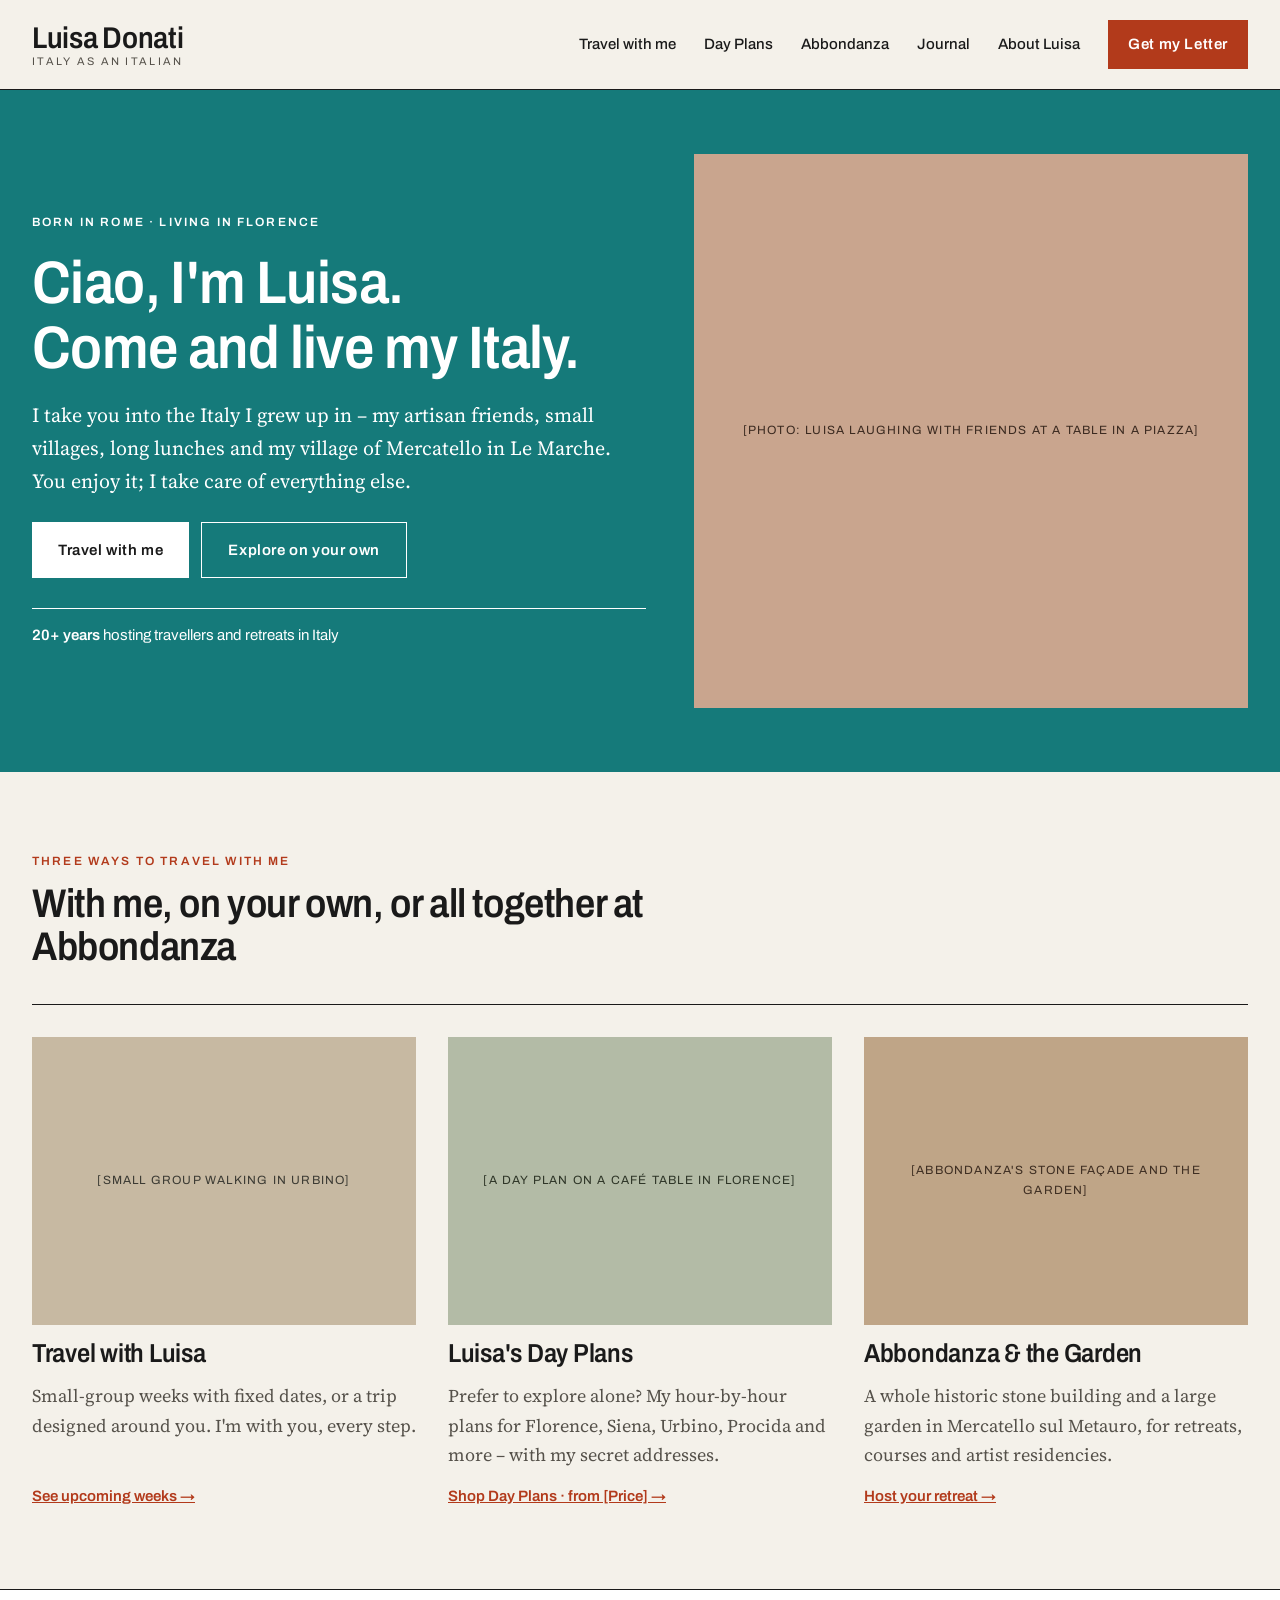
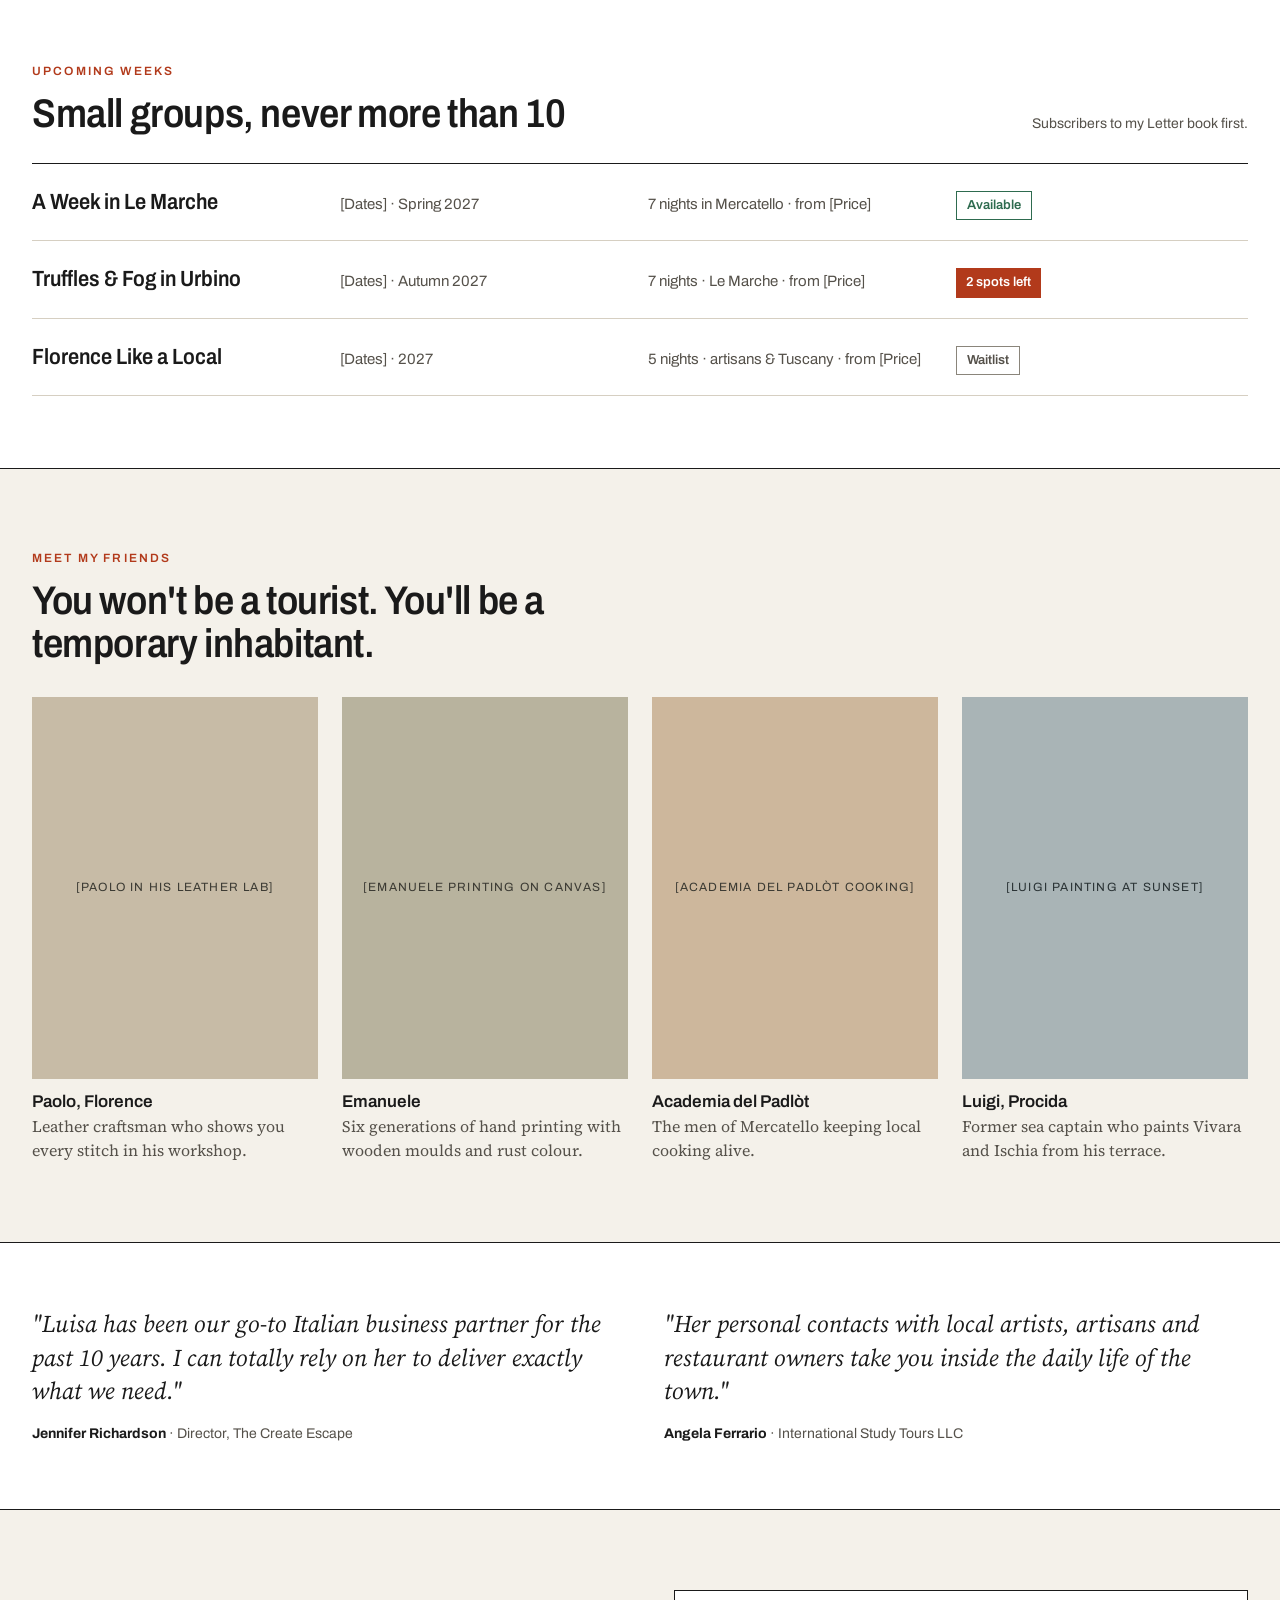
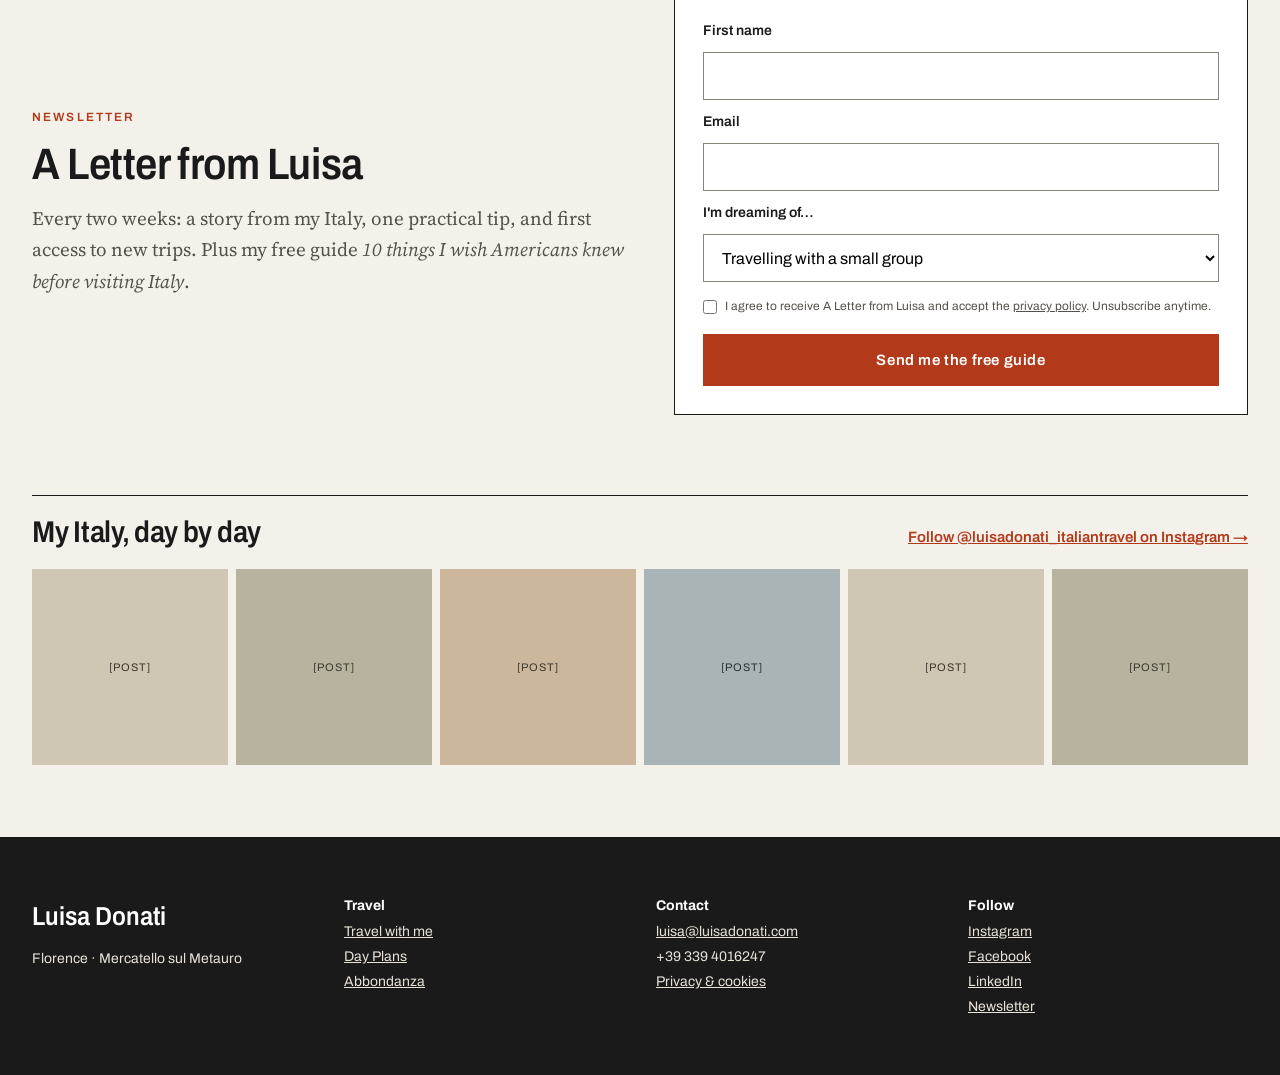
<file: index.html>
<!doctype html>
<html lang="en">
<head>
<meta charset="utf-8">
<meta name="viewport" content="width=device-width, initial-scale=1">
<title>Luisa Donati – Italy as an Italian</title>
<meta name="description" content="Small-group trips, tailor-made travel and Day Plans in Italy with Luisa Donati, born in Rome and living in Florence.">
<link rel="preconnect" href="https://fonts.googleapis.com">
<link rel="preconnect" href="https://fonts.gstatic.com" crossorigin>
<link href="https://fonts.googleapis.com/css2?family=Archivo:wdth,wght@62..125,400..700&amp;family=Source+Serif+4:ital,wght@0,400;0,600;1,400&amp;display=swap" rel="stylesheet">
<link rel="stylesheet" href="css/style.css?v=12">
</head>
<body>
<div style="width: 100%; min-height: 100vh; background: #F4F1EA">

<header style="border-bottom: 1px solid #1A1A1A; background: #F4F1EA">
  <div style="max-width: 1280px; margin: 0 auto; padding: 20px 32px; display: flex; flex-wrap: wrap; align-items: center; justify-content: space-between; gap: 16px">
    <a href="index.html" class="logo" style="text-decoration: none; display: inline-flex; flex-direction: column; align-items: flex-start; line-height: 1.1">
      <span class="logo-name" style="font-family: 'Archivo', sans-serif; font-stretch: 87.5%; font-weight: 600; font-size: 30px; letter-spacing: -0.01em">Luisa Donati</span>
      <span class="logo-tag" style="font-family: 'Archivo', sans-serif; font-size: 11px; letter-spacing: 0.2em; text-transform: uppercase; color: #55514A; white-space: nowrap">Italy as an Italian</span>
    </a>
    <button class="menu-toggle" type="button" aria-expanded="false" aria-controls="site-nav">Menu</button>
<nav id="site-nav" class="site-nav" aria-label="Main" style="display: flex; flex-wrap: wrap; align-items: center; gap: 8px 28px; font-family: 'Archivo', sans-serif; font-size: 15px; font-weight: 500">
      <a href="travel.html" style="text-decoration: none">Travel with me</a>
      <a href="day-plans.html" style="text-decoration: none">Day Plans</a>
      <a href="abbondanza.html" style="text-decoration: none">Abbondanza</a>
      <a href="journal.html" style="text-decoration: none">Journal</a>
      <a href="about.html" style="text-decoration: none">About Luisa</a>
      <a href="#letter" style="background: #B23A1B; color: #FFFFFF; text-decoration: none; padding: 12px 20px; font-weight: 600; letter-spacing: 0.04em; min-height: 44px; box-sizing: border-box; display: inline-flex; align-items: center">Get my Letter</a>
    </nav>
  </div>
</header>

<!-- Hero banner -->
<section style="background: #157A7A">
  <div style="max-width: 1280px; margin: 0 auto; padding: 64px 32px; display: flex; flex-wrap: wrap; gap: 48px; align-items: center">
    <div style="flex: 1 1 480px; display: flex; flex-direction: column; gap: 18px; color: #FFFFFF">
      <span style="font-family: 'Archivo', sans-serif; font-size: 12px; font-weight: 600; letter-spacing: 0.18em; text-transform: uppercase">Born in Rome · Living in Florence</span>
      <h1 style="font-size: 60px; color: #FFFFFF">Ciao, I'm Luisa.<br>Come and live my Italy.</h1>
      <p style="margin: 0; font-size: 20px; color: #FFFFFF">I take you into the Italy I grew up in – my artisan friends, small villages, long lunches and my village of Mercatello in Le Marche. You enjoy it; I take care of everything else.</p>
      <div class="hero-ctas" style="display: flex; flex-wrap: wrap; gap: 12px; margin-top: 6px; font-family: 'Archivo', sans-serif; font-size: 15px; font-weight: 600; letter-spacing: 0.04em">
        <a href="travel.html" style="background: #FFFFFF; color: #1A1A1A; text-decoration: none; padding: 16px 26px">Travel with me</a>
        <a href="day-plans.html" style="border: 1px solid #FFFFFF; color: #FFFFFF; text-decoration: none; padding: 15px 26px">Explore on your own</a>
      </div>
      <p style="margin: 12px 0 0; padding-top: 14px; border-top: 1px solid #FFFFFF; font-family: 'Archivo', sans-serif; font-size: 15px"><strong style="font-weight: 600">20+ years</strong> hosting travellers and retreats in Italy</p>
    </div>
    <div style="flex: 1 1 420px; aspect-ratio: 1 / 1; background: #C9A58E; display: flex; align-items: center; justify-content: center; padding: 24px; box-sizing: border-box; text-align: center; font-family: 'Archivo', sans-serif; font-size: 12px; letter-spacing: 0.1em; text-transform: uppercase; color: #3B2A20">[Photo: Luisa laughing with friends at a table in a piazza]</div>
  </div>
</section>

<!-- Three ways -->
<section id="travel" style="max-width: 1280px; margin: 0 auto; padding: 80px 32px; display: flex; flex-direction: column; gap: 36px">
  <div style="display: flex; flex-direction: column; gap: 10px; max-width: 640px">
    <span style="font-family: 'Archivo', sans-serif; font-size: 12px; font-weight: 600; letter-spacing: 0.18em; text-transform: uppercase; color: #B23A1B">Three ways to travel with me</span>
    <h2 style="font-size: 40px">With me, on your own, or all together at Abbondanza</h2>
  </div>
  <div class="h-scroll" style="display: grid; grid-template-columns: repeat(auto-fit, minmax(300px, 1fr)); gap: 32px; border-top: 1px solid #1A1A1A; padding-top: 32px">
    <article style="display: flex; flex-direction: column; gap: 14px">
      <div style="aspect-ratio: 4 / 3; background: #C7B9A2; display: flex; align-items: center; justify-content: center; padding: 20px; text-align: center; font-family: 'Archivo', sans-serif; font-size: 12px; letter-spacing: 0.1em; text-transform: uppercase; color: #3B3A33">[Small group walking in Urbino]</div>
      <h3 style="font-size: 26px">Travel with Luisa</h3>
      <p style="margin: 0; color: #55514A">Small-group weeks with fixed dates, or a trip designed around you. I'm with you, every step.</p>
      <a href="travel.html" style="margin-top: auto; font-family: 'Archivo', sans-serif; font-size: 15px; font-weight: 600; color: #B23A1B">See upcoming weeks →</a>
    </article>
    <article style="display: flex; flex-direction: column; gap: 14px">
      <div style="aspect-ratio: 4 / 3; background: #B3BBA6; display: flex; align-items: center; justify-content: center; padding: 20px; text-align: center; font-family: 'Archivo', sans-serif; font-size: 12px; letter-spacing: 0.1em; text-transform: uppercase; color: #2E3527">[A Day Plan on a café table in Florence]</div>
      <h3 style="font-size: 26px">Luisa's Day Plans</h3>
      <p style="margin: 0; color: #55514A">Prefer to explore alone? My hour-by-hour plans for Florence, Siena, Urbino, Procida and more – with my secret addresses.</p>
      <a href="day-plans.html" style="margin-top: auto; font-family: 'Archivo', sans-serif; font-size: 15px; font-weight: 600; color: #B23A1B">Shop Day Plans · from [Price] →</a>
    </article>
    <article style="display: flex; flex-direction: column; gap: 14px">
      <div style="aspect-ratio: 4 / 3; background: #BFA587; display: flex; align-items: center; justify-content: center; padding: 20px; text-align: center; font-family: 'Archivo', sans-serif; font-size: 12px; letter-spacing: 0.1em; text-transform: uppercase; color: #3E2E22">[Abbondanza's stone façade and the garden]</div>
      <h3 style="font-size: 26px">Abbondanza &amp; the Garden</h3>
      <p style="margin: 0; color: #55514A">A whole historic stone building and a large garden in Mercatello sul Metauro, for retreats, courses and artist residencies.</p>
      <a href="abbondanza.html" style="margin-top: auto; font-family: 'Archivo', sans-serif; font-size: 15px; font-weight: 600; color: #B23A1B">Host your retreat →</a>
    </article>
  </div>
</section>

<!-- Upcoming weeks -->
<section style="background: #FFFFFF; border-top: 1px solid #1A1A1A; border-bottom: 1px solid #1A1A1A">
  <div style="max-width: 1280px; margin: 0 auto; padding: 72px 32px; display: flex; flex-direction: column; gap: 28px">
    <div style="display: flex; flex-wrap: wrap; justify-content: space-between; align-items: flex-end; gap: 16px">
      <div style="display: flex; flex-direction: column; gap: 10px">
        <span style="font-family: 'Archivo', sans-serif; font-size: 12px; font-weight: 600; letter-spacing: 0.18em; text-transform: uppercase; color: #B23A1B">Upcoming weeks</span>
        <h2 style="font-size: 40px">Small groups, never more than 10</h2>
      </div>
      <span style="font-family: 'Archivo', sans-serif; font-size: 14px; color: #55514A">Subscribers to my Letter book first.</span>
    </div>
    <div style="display: flex; flex-direction: column; border-top: 1px solid #1A1A1A; font-family: 'Archivo', sans-serif">
      <div style="display: grid; grid-template-columns: repeat(auto-fit, minmax(200px, 1fr)); gap: 16px; align-items: baseline; padding: 20px 0; border-bottom: 1px solid #D6CFC2"><strong style="font-stretch: 87.5%; font-size: 22px; font-weight: 600">A Week in Le Marche</strong><span style="font-size: 15px; color: #55514A">[Dates] · Spring 2027</span><span style="font-size: 15px; color: #55514A">7 nights in Mercatello · from [Price]</span><span style="justify-self: start; border: 1px solid #2E6B4F; color: #2E6B4F; padding: 3px 10px; font-size: 13px; font-weight: 600">Available</span></div>
      <div style="display: grid; grid-template-columns: repeat(auto-fit, minmax(200px, 1fr)); gap: 16px; align-items: baseline; padding: 20px 0; border-bottom: 1px solid #D6CFC2"><strong style="font-stretch: 87.5%; font-size: 22px; font-weight: 600">Truffles &amp; Fog in Urbino</strong><span style="font-size: 15px; color: #55514A">[Dates] · Autumn 2027</span><span style="font-size: 15px; color: #55514A">7 nights · Le Marche · from [Price]</span><span style="justify-self: start; background: #B23A1B; color: #FFFFFF; padding: 4px 10px; font-size: 13px; font-weight: 600">2 spots left</span></div>
      <div style="display: grid; grid-template-columns: repeat(auto-fit, minmax(200px, 1fr)); gap: 16px; align-items: baseline; padding: 20px 0; border-bottom: 1px solid #D6CFC2"><strong style="font-stretch: 87.5%; font-size: 22px; font-weight: 600">Florence Like a Local</strong><span style="font-size: 15px; color: #55514A">[Dates] · 2027</span><span style="font-size: 15px; color: #55514A">5 nights · artisans &amp; Tuscany · from [Price]</span><span style="justify-self: start; border: 1px solid #8A857B; color: #55514A; padding: 3px 10px; font-size: 13px; font-weight: 600">Waitlist</span></div>
    </div>
  </div>
</section>

<!-- Meet my friends -->
<section style="max-width: 1280px; margin: 0 auto; padding: 80px 32px; display: flex; flex-direction: column; gap: 32px">
  <div style="display: flex; flex-direction: column; gap: 10px; max-width: 680px">
    <span style="font-family: 'Archivo', sans-serif; font-size: 12px; font-weight: 600; letter-spacing: 0.18em; text-transform: uppercase; color: #B23A1B">Meet my friends</span>
    <h2 style="font-size: 40px">You won't be a tourist. You'll be a temporary inhabitant.</h2>
  </div>
  <div class="h-scroll" style="display: grid; grid-template-columns: repeat(auto-fit, minmax(240px, 1fr)); gap: 24px">
    <figure style="margin: 0; display: flex; flex-direction: column; gap: 10px"><div style="aspect-ratio: 3 / 4; background: #C7BBA6; display: flex; align-items: center; justify-content: center; padding: 16px; text-align: center; font-family: 'Archivo', sans-serif; font-size: 12px; letter-spacing: 0.1em; text-transform: uppercase; color: #3B3A33">[Paolo in his leather lab]</div><figcaption style="font-size: 16px; line-height: 1.5"><strong style="font-family: 'Archivo', sans-serif; font-size: 17px; font-weight: 600">Paolo, Florence</strong><br><span style="color: #55514A">Leather craftsman who shows you every stitch in his workshop.</span></figcaption></figure>
    <figure style="margin: 0; display: flex; flex-direction: column; gap: 10px"><div style="aspect-ratio: 3 / 4; background: #B8B39E; display: flex; align-items: center; justify-content: center; padding: 16px; text-align: center; font-family: 'Archivo', sans-serif; font-size: 12px; letter-spacing: 0.1em; text-transform: uppercase; color: #3B3A33">[Emanuele printing on canvas]</div><figcaption style="font-size: 16px; line-height: 1.5"><strong style="font-family: 'Archivo', sans-serif; font-size: 17px; font-weight: 600">Emanuele</strong><br><span style="color: #55514A">Six generations of hand printing with wooden moulds and rust colour.</span></figcaption></figure>
    <figure style="margin: 0; display: flex; flex-direction: column; gap: 10px"><div style="aspect-ratio: 3 / 4; background: #CDB79C; display: flex; align-items: center; justify-content: center; padding: 16px; text-align: center; font-family: 'Archivo', sans-serif; font-size: 12px; letter-spacing: 0.1em; text-transform: uppercase; color: #3B3A33">[Academia del Padlòt cooking]</div><figcaption style="font-size: 16px; line-height: 1.5"><strong style="font-family: 'Archivo', sans-serif; font-size: 17px; font-weight: 600">Academia del Padlòt</strong><br><span style="color: #55514A">The men of Mercatello keeping local cooking alive.</span></figcaption></figure>
    <figure style="margin: 0; display: flex; flex-direction: column; gap: 10px"><div style="aspect-ratio: 3 / 4; background: #A9B4B6; display: flex; align-items: center; justify-content: center; padding: 16px; text-align: center; font-family: 'Archivo', sans-serif; font-size: 12px; letter-spacing: 0.1em; text-transform: uppercase; color: #2A3335">[Luigi painting at sunset]</div><figcaption style="font-size: 16px; line-height: 1.5"><strong style="font-family: 'Archivo', sans-serif; font-size: 17px; font-weight: 600">Luigi, Procida</strong><br><span style="color: #55514A">Former sea captain who paints Vivara and Ischia from his terrace.</span></figcaption></figure>
  </div>
</section>

<!-- Testimonials -->
<section style="border-top: 1px solid #1A1A1A; border-bottom: 1px solid #1A1A1A; background: #FFFFFF">
  <div class="h-scroll" style="max-width: 1280px; margin: 0 auto; padding: 64px 32px; display: grid; grid-template-columns: repeat(auto-fit, minmax(340px, 1fr)); gap: 48px">
    <figure style="margin: 0; display: flex; flex-direction: column; gap: 14px">
      <blockquote style="margin: 0; font-size: 24px; line-height: 1.4; font-style: italic">"Luisa has been our go-to Italian business partner for the past 10 years. I can totally rely on her to deliver exactly what we need."</blockquote>
      <figcaption style="font-family: 'Archivo', sans-serif; font-size: 14px; color: #55514A"><strong style="color: #1A1A1A">Jennifer Richardson</strong> · Director, The Create Escape</figcaption>
    </figure>
    <figure style="margin: 0; display: flex; flex-direction: column; gap: 14px">
      <blockquote style="margin: 0; font-size: 24px; line-height: 1.4; font-style: italic">"Her personal contacts with local artists, artisans and restaurant owners take you inside the daily life of the town."</blockquote>
      <figcaption style="font-family: 'Archivo', sans-serif; font-size: 14px; color: #55514A"><strong style="color: #1A1A1A">Angela Ferrario</strong> · International Study Tours LLC</figcaption>
    </figure>
  </div>
</section>

<!-- Newsletter -->
<section id="letter" style="max-width: 1280px; margin: 0 auto; padding: 80px 32px; display: flex; flex-wrap: wrap; gap: 48px; align-items: center">
  <div style="flex: 1 1 400px; display: flex; flex-direction: column; gap: 14px">
    <span style="font-family: 'Archivo', sans-serif; font-size: 12px; font-weight: 600; letter-spacing: 0.18em; text-transform: uppercase; color: #B23A1B">Newsletter</span>
    <h2 style="font-size: 44px">A Letter from Luisa</h2>
    <p style="margin: 0; font-size: 19px; color: #55514A">Every two weeks: a story from my Italy, one practical tip, and first access to new trips. Plus my free guide <em>10 things I wish Americans knew before visiting Italy</em>.</p>
  </div>
  <form style="flex: 1 1 380px; display: flex; flex-direction: column; gap: 10px; border: 1px solid #1A1A1A; padding: 28px; background: #FFFFFF">
    <label for="nl-name" style="font-family: 'Archivo', sans-serif; font-size: 14px; font-weight: 600">First name</label>
    <input id="nl-name" type="text" style="padding: 13px 14px; border: 1px solid #8A857B; border-radius: 0; min-height: 48px; box-sizing: border-box; font-size: 16px">
    <label for="nl-email" style="font-family: 'Archivo', sans-serif; font-size: 14px; font-weight: 600">Email</label>
    <input id="nl-email" type="email" style="padding: 13px 14px; border: 1px solid #8A857B; border-radius: 0; min-height: 48px; box-sizing: border-box; font-size: 16px">
    <label for="nl-interest" style="font-family: 'Archivo', sans-serif; font-size: 14px; font-weight: 600">I'm dreaming of…</label>
    <select id="nl-interest" style="padding: 13px 14px; border: 1px solid #8A857B; border-radius: 0; min-height: 48px; font-size: 16px; background: #FFFFFF">
      <option>Travelling with a small group</option>
      <option>A tailor-made trip</option>
      <option>Planning on my own</option>
      <option>Hosting a retreat</option>
    </select>
    <label for="nl-consent" style="display: flex; gap: 8px; align-items: flex-start; margin-top: 6px; font-family: 'Archivo', sans-serif; font-size: 12px; line-height: 1.45; color: #55514A; font-weight: 400"><input id="nl-consent" type="checkbox" required style="margin: 2px 0 0; width: 14px; height: 14px; flex: none; accent-color: #B23A1B"><span>I agree to receive A Letter from Luisa and accept the <a href="privacy.html" style="color: #55514A">privacy policy</a>. Unsubscribe anytime.</span></label>
    <button type="submit" style="margin-top: 8px; background: #B23A1B; color: #FFFFFF; border: none; border-radius: 0; padding: 16px 26px; font-size: 15px; font-weight: 600; letter-spacing: 0.04em; min-height: 52px; cursor: pointer">Send me the free guide</button>
  </form>
</section>

<!-- Instagram -->
<section style="max-width: 1280px; margin: 0 auto; padding: 0 32px 72px; display: flex; flex-direction: column; gap: 20px">
  <div style="display: flex; flex-wrap: wrap; justify-content: space-between; align-items: baseline; gap: 12px; border-top: 1px solid #1A1A1A; padding-top: 20px">
    <h2 style="font-size: 30px">My Italy, day by day</h2>
    <a href="https://www.instagram.com/luisadonati_italiantravel/" target="_blank" rel="noopener" style="font-family: 'Archivo', sans-serif; font-size: 15px; font-weight: 600; color: #B23A1B">Follow @luisadonati_italiantravel on Instagram →</a>
  </div>
  <div class="h-scroll ig" style="display: grid; grid-template-columns: repeat(auto-fit, minmax(160px, 1fr)); gap: 8px">
    <div style="aspect-ratio: 1 / 1; background: #CFC6B4; display: flex; align-items: center; justify-content: center; font-family: 'Archivo', sans-serif; font-size: 11px; letter-spacing: 0.1em; text-transform: uppercase; color: #3B3A33">[Post]</div>
    <div style="aspect-ratio: 1 / 1; background: #B8B39E; display: flex; align-items: center; justify-content: center; font-family: 'Archivo', sans-serif; font-size: 11px; letter-spacing: 0.1em; text-transform: uppercase; color: #3B3A33">[Post]</div>
    <div style="aspect-ratio: 1 / 1; background: #CDB79C; display: flex; align-items: center; justify-content: center; font-family: 'Archivo', sans-serif; font-size: 11px; letter-spacing: 0.1em; text-transform: uppercase; color: #3B3A33">[Post]</div>
    <div style="aspect-ratio: 1 / 1; background: #A9B4B6; display: flex; align-items: center; justify-content: center; font-family: 'Archivo', sans-serif; font-size: 11px; letter-spacing: 0.1em; text-transform: uppercase; color: #2A3335">[Post]</div>
    <div style="aspect-ratio: 1 / 1; background: #CFC6B4; display: flex; align-items: center; justify-content: center; font-family: 'Archivo', sans-serif; font-size: 11px; letter-spacing: 0.1em; text-transform: uppercase; color: #3B3A33">[Post]</div>
    <div style="aspect-ratio: 1 / 1; background: #B8B39E; display: flex; align-items: center; justify-content: center; font-family: 'Archivo', sans-serif; font-size: 11px; letter-spacing: 0.1em; text-transform: uppercase; color: #3B3A33">[Post]</div>
  </div>
</section>

<footer style="background: #1A1A1A; color: #E8E2D6; padding: 56px 32px">
  <div style="max-width: 1280px; margin: 0 auto; display: grid; grid-template-columns: repeat(auto-fit, minmax(220px, 1fr)); gap: 32px; font-family: 'Archivo', sans-serif; font-size: 14px; line-height: 1.8">
    <div style="display: flex; flex-direction: column; gap: 6px"><span style="font-stretch: 87.5%; font-weight: 600; font-size: 26px; color: #FFFFFF">Luisa Donati</span><span>Florence · Mercatello sul Metauro</span></div>
    <div style="display: flex; flex-direction: column"><strong style="color: #FFFFFF">Travel</strong><a href="travel.html" style="color: #E8E2D6">Travel with me</a><a href="day-plans.html" style="color: #E8E2D6">Day Plans</a><a href="abbondanza.html" style="color: #E8E2D6">Abbondanza</a></div>
    <div style="display: flex; flex-direction: column"><strong style="color: #FFFFFF">Contact</strong><a href="mailto:luisa@luisadonati.com" style="color: #E8E2D6">luisa@luisadonati.com</a><span>+39 339 4016247</span><a href="privacy.html" style="color: #E8E2D6">Privacy &amp; cookies</a></div>
    <div style="display: flex; flex-direction: column"><strong style="color: #FFFFFF">Follow</strong><a href="https://www.instagram.com/luisadonati_italiantravel/" target="_blank" rel="noopener" style="color: #E8E2D6">Instagram</a><a href="https://www.facebook.com/luisadonati.italiantravel" target="_blank" rel="noopener" style="color: #E8E2D6">Facebook</a><a href="https://www.linkedin.com/in/luisadonati/" target="_blank" rel="noopener" style="color: #E8E2D6">LinkedIn</a><a href="#letter" style="color: #E8E2D6">Newsletter</a></div>
  </div>
</footer>
</div>
<script src="js/main.js?v=12"></script>
</body>
</html>
</file>
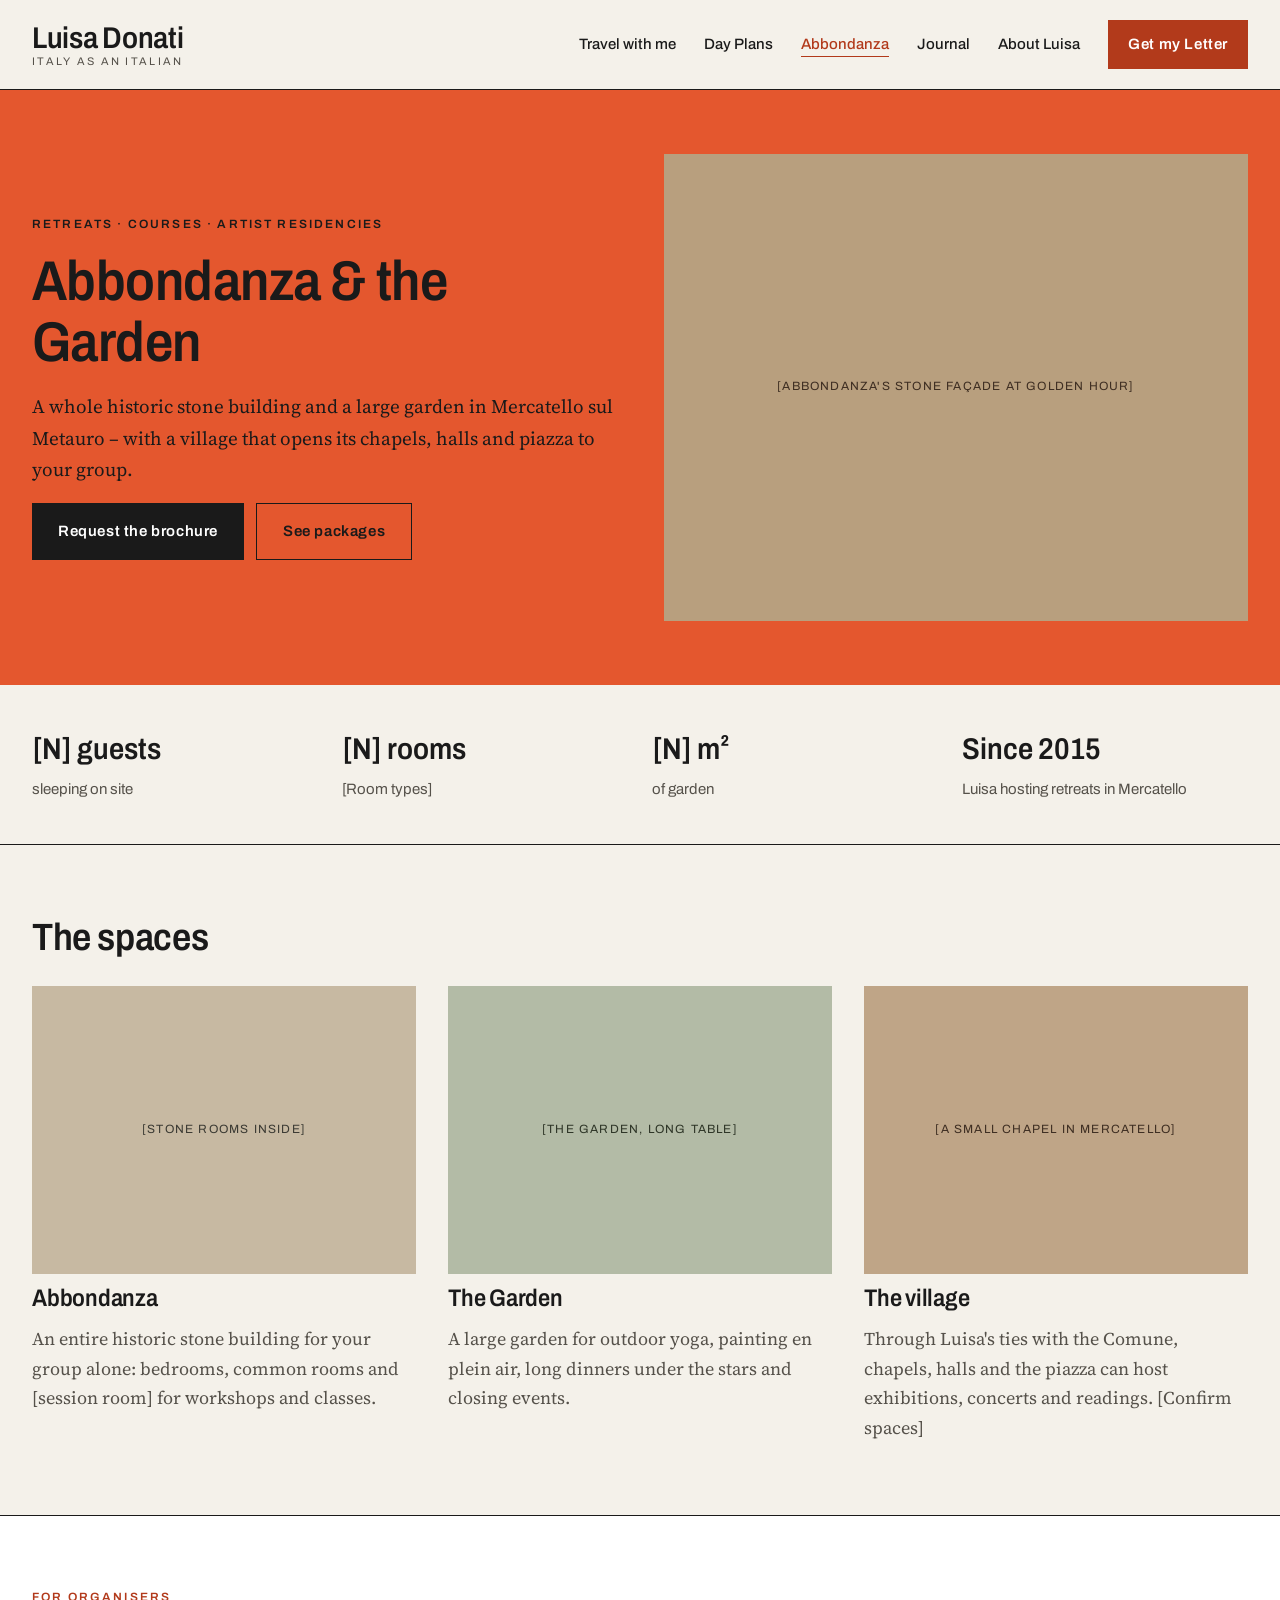
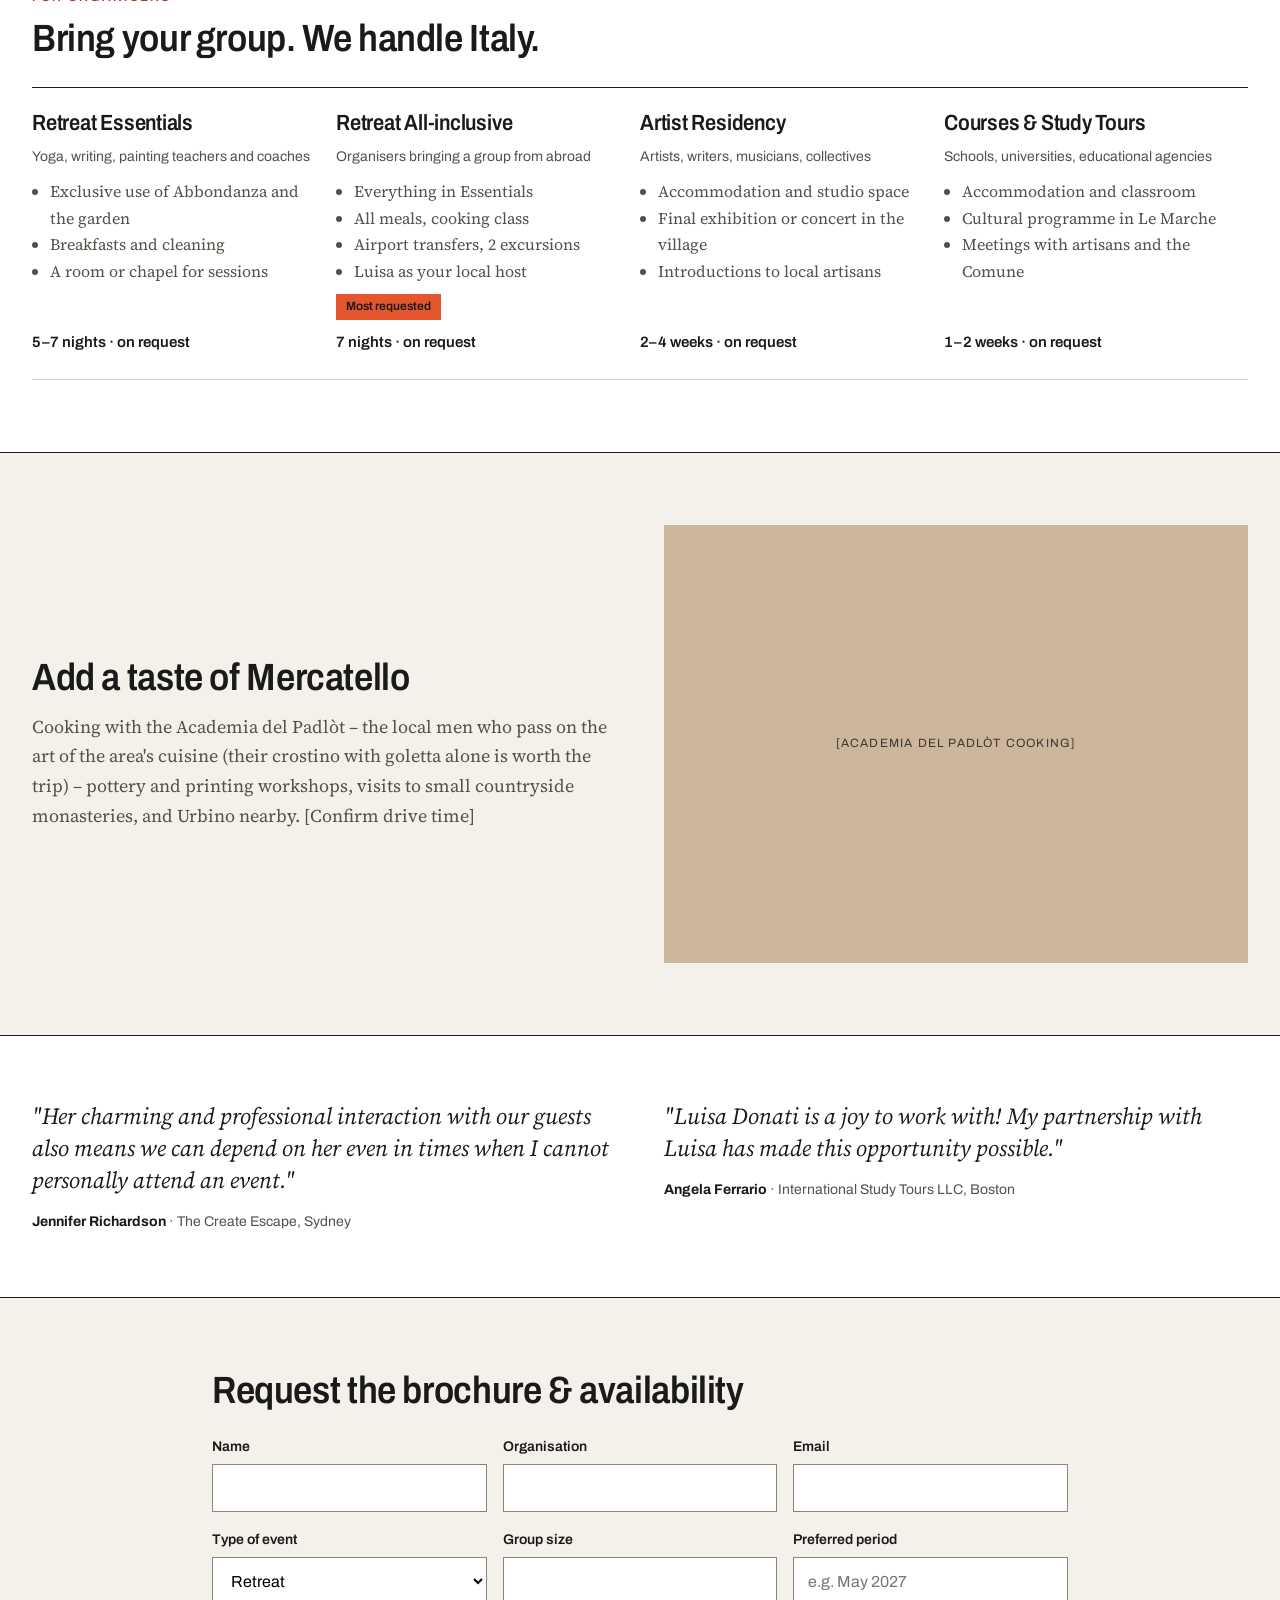
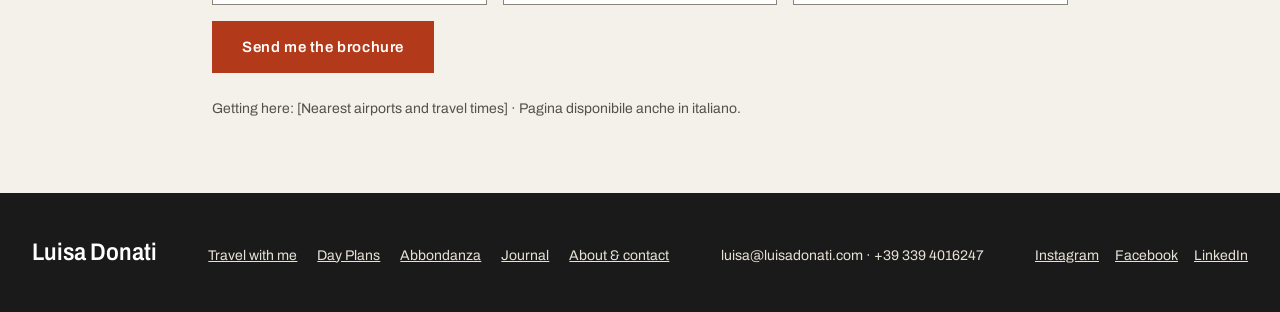
<file: abbondanza.html>
<!doctype html>
<html lang="en">
<head>
<meta charset="utf-8">
<meta name="viewport" content="width=device-width, initial-scale=1">
<title>Abbondanza – Retreats in Le Marche</title>
<meta name="description" content="Abbondanza, a historic stone building with a large garden in Mercatello sul Metauro, for retreats, courses and artist residencies.">
<link rel="preconnect" href="https://fonts.googleapis.com">
<link rel="preconnect" href="https://fonts.gstatic.com" crossorigin>
<link href="https://fonts.googleapis.com/css2?family=Archivo:wdth,wght@62..125,400..700&amp;family=Source+Serif+4:ital,wght@0,400;0,600;1,400&amp;display=swap" rel="stylesheet">
<link rel="stylesheet" href="css/style.css?v=12">
</head>
<body>
<div style="width: 100%; min-height: 100vh; background: #F4F1EA">

<header style="border-bottom: 1px solid #1A1A1A; background: #F4F1EA">
  <div style="max-width: 1280px; margin: 0 auto; padding: 20px 32px; display: flex; flex-wrap: wrap; align-items: center; justify-content: space-between; gap: 16px">
    <a href="index.html" class="logo" style="text-decoration: none; display: inline-flex; flex-direction: column; align-items: flex-start; line-height: 1.1">
      <span class="logo-name" style="font-family: 'Archivo', sans-serif; font-stretch: 87.5%; font-weight: 600; font-size: 30px; letter-spacing: -0.01em">Luisa Donati</span>
      <span class="logo-tag" style="font-family: 'Archivo', sans-serif; font-size: 11px; letter-spacing: 0.2em; text-transform: uppercase; color: #55514A; white-space: nowrap">Italy as an Italian</span>
    </a>
    <button class="menu-toggle" type="button" aria-expanded="false" aria-controls="site-nav">Menu</button>
<nav id="site-nav" class="site-nav" aria-label="Main" style="display: flex; flex-wrap: wrap; align-items: center; gap: 8px 28px; font-family: 'Archivo', sans-serif; font-size: 15px; font-weight: 500">
      <a href="travel.html" style="text-decoration: none">Travel with me</a>
      <a href="day-plans.html" style="text-decoration: none">Day Plans</a>
      <a href="abbondanza.html" aria-current="page" style="text-decoration: none; color: #B23A1B; border-bottom: 1px solid #B23A1B">Abbondanza</a>
      <a href="journal.html" style="text-decoration: none">Journal</a>
      <a href="about.html" style="text-decoration: none">About Luisa</a>
      <a href="index.html#letter" style="background: #B23A1B; color: #FFFFFF; text-decoration: none; padding: 12px 20px; font-weight: 600; letter-spacing: 0.04em; min-height: 44px; box-sizing: border-box; display: inline-flex; align-items: center">Get my Letter</a>
    </nav>
  </div>
</header>

<!-- Hero -->
<section style="background: #E4572E">
  <div style="max-width: 1280px; margin: 0 auto; padding: 64px 32px; display: flex; flex-wrap: wrap; gap: 48px; align-items: center">
    <div style="flex: 1 1 440px; display: flex; flex-direction: column; gap: 18px; color: #1A1A1A">
      <span style="font-family: 'Archivo', sans-serif; font-size: 12px; font-weight: 600; letter-spacing: 0.18em; text-transform: uppercase">Retreats · Courses · Artist residencies</span>
      <h1 style="font-size: 56px; color: #1A1A1A">Abbondanza &amp; the Garden</h1>
      <p style="margin: 0; font-size: 19px; color: #1A1A1A">A whole historic stone building and a large garden in Mercatello sul Metauro – with a village that opens its chapels, halls and piazza to your group.</p>
      <div class="hero-ctas" style="display: flex; flex-wrap: wrap; gap: 12px; font-family: 'Archivo', sans-serif; font-size: 15px; font-weight: 600; letter-spacing: 0.04em">
        <a href="#brochure" style="background: #1A1A1A; color: #FFFFFF; text-decoration: none; padding: 16px 26px">Request the brochure</a>
        <a href="#packages" style="border: 1px solid #1A1A1A; color: #1A1A1A; text-decoration: none; padding: 15px 26px">See packages</a>
      </div>
    </div>
    <div style="flex: 1 1 440px; aspect-ratio: 5 / 4; background: #B89F7E; display: flex; align-items: center; justify-content: center; padding: 24px; box-sizing: border-box; text-align: center; font-family: 'Archivo', sans-serif; font-size: 12px; letter-spacing: 0.1em; text-transform: uppercase; color: #3E2E22">[Abbondanza's stone façade at golden hour]</div>
  </div>
</section>

<!-- Key facts -->
<section style="border-bottom: 1px solid #1A1A1A">
  <div style="max-width: 1280px; margin: 0 auto; padding: 40px 32px; display: grid; grid-template-columns: repeat(auto-fit, minmax(200px, 1fr)); gap: 24px; font-family: 'Archivo', sans-serif">
    <div><span style="font-stretch: 87.5%; font-size: 30px; font-weight: 600">[N] guests</span><br><span style="color: #55514A; font-size: 15px">sleeping on site</span></div>
    <div><span style="font-stretch: 87.5%; font-size: 30px; font-weight: 600">[N] rooms</span><br><span style="color: #55514A; font-size: 15px">[Room types]</span></div>
    <div><span style="font-stretch: 87.5%; font-size: 30px; font-weight: 600">[N] m²</span><br><span style="color: #55514A; font-size: 15px">of garden</span></div>
    <div><span style="font-stretch: 87.5%; font-size: 30px; font-weight: 600">Since 2015</span><br><span style="color: #55514A; font-size: 15px">Luisa hosting retreats in Mercatello</span></div>
  </div>
</section>

<!-- Spaces -->
<section style="max-width: 1280px; margin: 0 auto; padding: 72px 32px; display: flex; flex-direction: column; gap: 28px">
  <h2 style="font-size: 38px">The spaces</h2>
  <div class="h-scroll" style="display: grid; grid-template-columns: repeat(auto-fit, minmax(300px, 1fr)); gap: 32px">
    <article style="display: flex; flex-direction: column; gap: 12px"><div style="aspect-ratio: 4 / 3; background: #C7B9A2; display: flex; align-items: center; justify-content: center; font-family: 'Archivo', sans-serif; font-size: 12px; letter-spacing: 0.1em; text-transform: uppercase; color: #3B3A33">[Stone rooms inside]</div><h3 style="font-size: 24px">Abbondanza</h3><p style="margin: 0; color: #55514A">An entire historic stone building for your group alone: bedrooms, common rooms and [session room] for workshops and classes.</p></article>
    <article style="display: flex; flex-direction: column; gap: 12px"><div style="aspect-ratio: 4 / 3; background: #B3BBA6; display: flex; align-items: center; justify-content: center; font-family: 'Archivo', sans-serif; font-size: 12px; letter-spacing: 0.1em; text-transform: uppercase; color: #2E3527">[The garden, long table]</div><h3 style="font-size: 24px">The Garden</h3><p style="margin: 0; color: #55514A">A large garden for outdoor yoga, painting en plein air, long dinners under the stars and closing events.</p></article>
    <article style="display: flex; flex-direction: column; gap: 12px"><div style="aspect-ratio: 4 / 3; background: #BFA587; display: flex; align-items: center; justify-content: center; font-family: 'Archivo', sans-serif; font-size: 12px; letter-spacing: 0.1em; text-transform: uppercase; color: #3E2E22">[A small chapel in Mercatello]</div><h3 style="font-size: 24px">The village</h3><p style="margin: 0; color: #55514A">Through Luisa's ties with the Comune, chapels, halls and the piazza can host exhibitions, concerts and readings. [Confirm spaces]</p></article>
  </div>
</section>

<!-- Packages -->
<section id="packages" style="background: #FFFFFF; border-top: 1px solid #1A1A1A; border-bottom: 1px solid #1A1A1A">
  <div style="max-width: 1280px; margin: 0 auto; padding: 72px 32px; display: flex; flex-direction: column; gap: 28px">
    <div style="display: flex; flex-direction: column; gap: 10px">
      <span style="font-family: 'Archivo', sans-serif; font-size: 12px; font-weight: 600; letter-spacing: 0.18em; text-transform: uppercase; color: #B23A1B">For organisers</span>
      <h2 style="font-size: 38px">Bring your group. We handle Italy.</h2>
    </div>
    <div class="h-scroll" style="display: grid; grid-template-columns: repeat(auto-fit, minmax(260px, 1fr)); gap: 0; border-top: 1px solid #1A1A1A">
      <article style="padding: 24px 24px 24px 0; display: flex; flex-direction: column; gap: 10px; border-bottom: 1px solid #D6CFC2">
        <h3 style="font-size: 22px">Retreat Essentials</h3>
        <p style="margin: 0; font-family: 'Archivo', sans-serif; font-size: 14px; color: #55514A">Yoga, writing, painting teachers and coaches</p>
        <ul style="margin: 0; padding-left: 18px; color: #55514A; font-size: 16px"><li>Exclusive use of Abbondanza and the garden</li><li>Breakfasts and cleaning</li><li>A room or chapel for sessions</li></ul>
        <p style="margin: auto 0 0; font-family: 'Archivo', sans-serif; font-weight: 600; font-size: 15px">5–7 nights · on request</p>
      </article>
      <article style="padding: 24px 24px 24px 0; display: flex; flex-direction: column; gap: 10px; border-bottom: 1px solid #D6CFC2">
        <h3 style="font-size: 22px">Retreat All-inclusive</h3>
        <p style="margin: 0; font-family: 'Archivo', sans-serif; font-size: 14px; color: #55514A">Organisers bringing a group from abroad</p>
        <ul style="margin: 0; padding-left: 18px; color: #55514A; font-size: 16px"><li>Everything in Essentials</li><li>All meals, cooking class</li><li>Airport transfers, 2 excursions</li><li>Luisa as your local host</li></ul>
        <span style="align-self: flex-start; margin-top: auto; background: #E4572E; font-family: 'Archivo', sans-serif; font-size: 12px; font-weight: 600; padding: 3px 10px">Most requested</span>
        <p style="margin: 0; font-family: 'Archivo', sans-serif; font-weight: 600; font-size: 15px">7 nights · on request</p>
      </article>
      <article style="padding: 24px 24px 24px 0; display: flex; flex-direction: column; gap: 10px; border-bottom: 1px solid #D6CFC2">
        <h3 style="font-size: 22px">Artist Residency</h3>
        <p style="margin: 0; font-family: 'Archivo', sans-serif; font-size: 14px; color: #55514A">Artists, writers, musicians, collectives</p>
        <ul style="margin: 0; padding-left: 18px; color: #55514A; font-size: 16px"><li>Accommodation and studio space</li><li>Final exhibition or concert in the village</li><li>Introductions to local artisans</li></ul>
        <p style="margin: auto 0 0; font-family: 'Archivo', sans-serif; font-weight: 600; font-size: 15px">2–4 weeks · on request</p>
      </article>
      <article style="padding: 24px 0; display: flex; flex-direction: column; gap: 10px; border-bottom: 1px solid #D6CFC2">
        <h3 style="font-size: 22px">Courses &amp; Study Tours</h3>
        <p style="margin: 0; font-family: 'Archivo', sans-serif; font-size: 14px; color: #55514A">Schools, universities, educational agencies</p>
        <ul style="margin: 0; padding-left: 18px; color: #55514A; font-size: 16px"><li>Accommodation and classroom</li><li>Cultural programme in Le Marche</li><li>Meetings with artisans and the Comune</li></ul>
        <p style="margin: auto 0 0; font-family: 'Archivo', sans-serif; font-weight: 600; font-size: 15px">1–2 weeks · on request</p>
      </article>
    </div>
  </div>
</section>

<!-- Local experiences -->
<section style="max-width: 1280px; margin: 0 auto; padding: 72px 32px; display: flex; flex-wrap: wrap; gap: 48px; align-items: center">
  <div style="flex: 1 1 400px; display: flex; flex-direction: column; gap: 14px">
    <h2 style="font-size: 38px">Add a taste of Mercatello</h2>
    <p style="margin: 0; color: #55514A">Cooking with the Academia del Padlòt – the local men who pass on the art of the area's cuisine (their crostino with goletta alone is worth the trip) – pottery and printing workshops, visits to small countryside monasteries, and Urbino nearby. [Confirm drive time]</p>
  </div>
  <div style="flex: 1 1 400px; aspect-ratio: 4 / 3; background: #CDB79C; display: flex; align-items: center; justify-content: center; font-family: 'Archivo', sans-serif; font-size: 12px; letter-spacing: 0.1em; text-transform: uppercase; color: #3B3A33">[Academia del Padlòt cooking]</div>
</section>

<!-- Testimonials -->
<section style="background: #FFFFFF; border-top: 1px solid #1A1A1A; border-bottom: 1px solid #1A1A1A">
  <div class="h-scroll" style="max-width: 1280px; margin: 0 auto; padding: 64px 32px; display: grid; grid-template-columns: repeat(auto-fit, minmax(340px, 1fr)); gap: 48px">
    <figure style="margin: 0; display: flex; flex-direction: column; gap: 14px">
      <blockquote style="margin: 0; font-size: 23px; line-height: 1.4; font-style: italic">"Her charming and professional interaction with our guests also means we can depend on her even in times when I cannot personally attend an event."</blockquote>
      <figcaption style="font-family: 'Archivo', sans-serif; font-size: 14px; color: #55514A"><strong style="color: #1A1A1A">Jennifer Richardson</strong> · The Create Escape, Sydney</figcaption>
    </figure>
    <figure style="margin: 0; display: flex; flex-direction: column; gap: 14px">
      <blockquote style="margin: 0; font-size: 23px; line-height: 1.4; font-style: italic">"Luisa Donati is a joy to work with! My partnership with Luisa has made this opportunity possible."</blockquote>
      <figcaption style="font-family: 'Archivo', sans-serif; font-size: 14px; color: #55514A"><strong style="color: #1A1A1A">Angela Ferrario</strong> · International Study Tours LLC, Boston</figcaption>
    </figure>
  </div>
</section>

<!-- Brochure -->
<section id="brochure" style="max-width: 920px; margin: 0 auto; padding: 72px 32px; display: flex; flex-direction: column; gap: 24px">
  <h2 style="font-size: 38px">Request the brochure &amp; availability</h2>
  <form style="display: grid; grid-template-columns: repeat(auto-fit, minmax(260px, 1fr)); gap: 16px">
    <div style="display: flex; flex-direction: column; gap: 6px"><label for="b-name" style="font-family: 'Archivo', sans-serif; font-size: 14px; font-weight: 600">Name</label><input id="b-name" type="text" style="padding: 13px 14px; border: 1px solid #8A857B; border-radius: 0; min-height: 48px; box-sizing: border-box; font-size: 16px; background: #FFFFFF"></div>
    <div style="display: flex; flex-direction: column; gap: 6px"><label for="b-org" style="font-family: 'Archivo', sans-serif; font-size: 14px; font-weight: 600">Organisation</label><input id="b-org" type="text" style="padding: 13px 14px; border: 1px solid #8A857B; border-radius: 0; min-height: 48px; box-sizing: border-box; font-size: 16px; background: #FFFFFF"></div>
    <div style="display: flex; flex-direction: column; gap: 6px"><label for="b-email" style="font-family: 'Archivo', sans-serif; font-size: 14px; font-weight: 600">Email</label><input id="b-email" type="email" style="padding: 13px 14px; border: 1px solid #8A857B; border-radius: 0; min-height: 48px; box-sizing: border-box; font-size: 16px; background: #FFFFFF"></div>
    <div style="display: flex; flex-direction: column; gap: 6px"><label for="b-type" style="font-family: 'Archivo', sans-serif; font-size: 14px; font-weight: 600">Type of event</label><select id="b-type" style="padding: 13px 14px; border: 1px solid #8A857B; border-radius: 0; min-height: 48px; font-size: 16px; background: #FFFFFF"><option>Retreat</option><option>Course</option><option>Artist residency</option><option>Study tour</option></select></div>
    <div style="display: flex; flex-direction: column; gap: 6px"><label for="b-size" style="font-family: 'Archivo', sans-serif; font-size: 14px; font-weight: 600">Group size</label><input id="b-size" type="number" min="1" style="padding: 13px 14px; border: 1px solid #8A857B; border-radius: 0; min-height: 48px; box-sizing: border-box; font-size: 16px; background: #FFFFFF"></div>
    <div style="display: flex; flex-direction: column; gap: 6px"><label for="b-when" style="font-family: 'Archivo', sans-serif; font-size: 14px; font-weight: 600">Preferred period</label><input id="b-when" type="text" placeholder="e.g. May 2027" style="padding: 13px 14px; border: 1px solid #8A857B; border-radius: 0; min-height: 48px; box-sizing: border-box; font-size: 16px; background: #FFFFFF"></div>
    <button type="submit" style="grid-column: 1 / -1; justify-self: start; background: #B23A1B; color: #FFFFFF; border: none; border-radius: 0; padding: 16px 30px; font-size: 15px; font-weight: 600; letter-spacing: 0.04em; min-height: 52px; cursor: pointer">Send me the brochure</button>
  </form>
  <p style="margin: 0; font-family: 'Archivo', sans-serif; font-size: 14px; color: #55514A">Getting here: [Nearest airports and travel times] · Pagina disponibile anche in italiano.</p>
</section>

<footer style="background: #1A1A1A; color: #E8E2D6; padding: 40px 32px">
  <div style="max-width: 1280px; margin: 0 auto; display: flex; flex-wrap: wrap; justify-content: space-between; align-items: baseline; gap: 20px; font-family: 'Archivo', sans-serif; font-size: 14px">
    <span style="font-stretch: 87.5%; font-weight: 600; font-size: 24px; color: #FFFFFF">Luisa Donati</span>
    <nav aria-label="Footer" style="display: flex; flex-wrap: wrap; gap: 20px"><a href="travel.html" style="color: #E8E2D6">Travel with me</a><a href="day-plans.html" style="color: #E8E2D6">Day Plans</a><a href="abbondanza.html" style="color: #E8E2D6">Abbondanza</a><a href="journal.html" style="color: #E8E2D6">Journal</a><a href="about.html" style="color: #E8E2D6">About &amp; contact</a></nav>
    <span>luisa@luisadonati.com · +39 339 4016247</span>
    <nav aria-label="Social" style="display: flex; flex-wrap: wrap; gap: 16px"><a href="https://www.instagram.com/luisadonati_italiantravel/" target="_blank" rel="noopener" style="color: #E8E2D6">Instagram</a><a href="https://www.facebook.com/luisadonati.italiantravel" target="_blank" rel="noopener" style="color: #E8E2D6">Facebook</a><a href="https://www.linkedin.com/in/luisadonati/" target="_blank" rel="noopener" style="color: #E8E2D6">LinkedIn</a></nav>
  </div>
</footer>
</div>
<script src="js/main.js?v=12"></script>
</body>
</html>
</file>
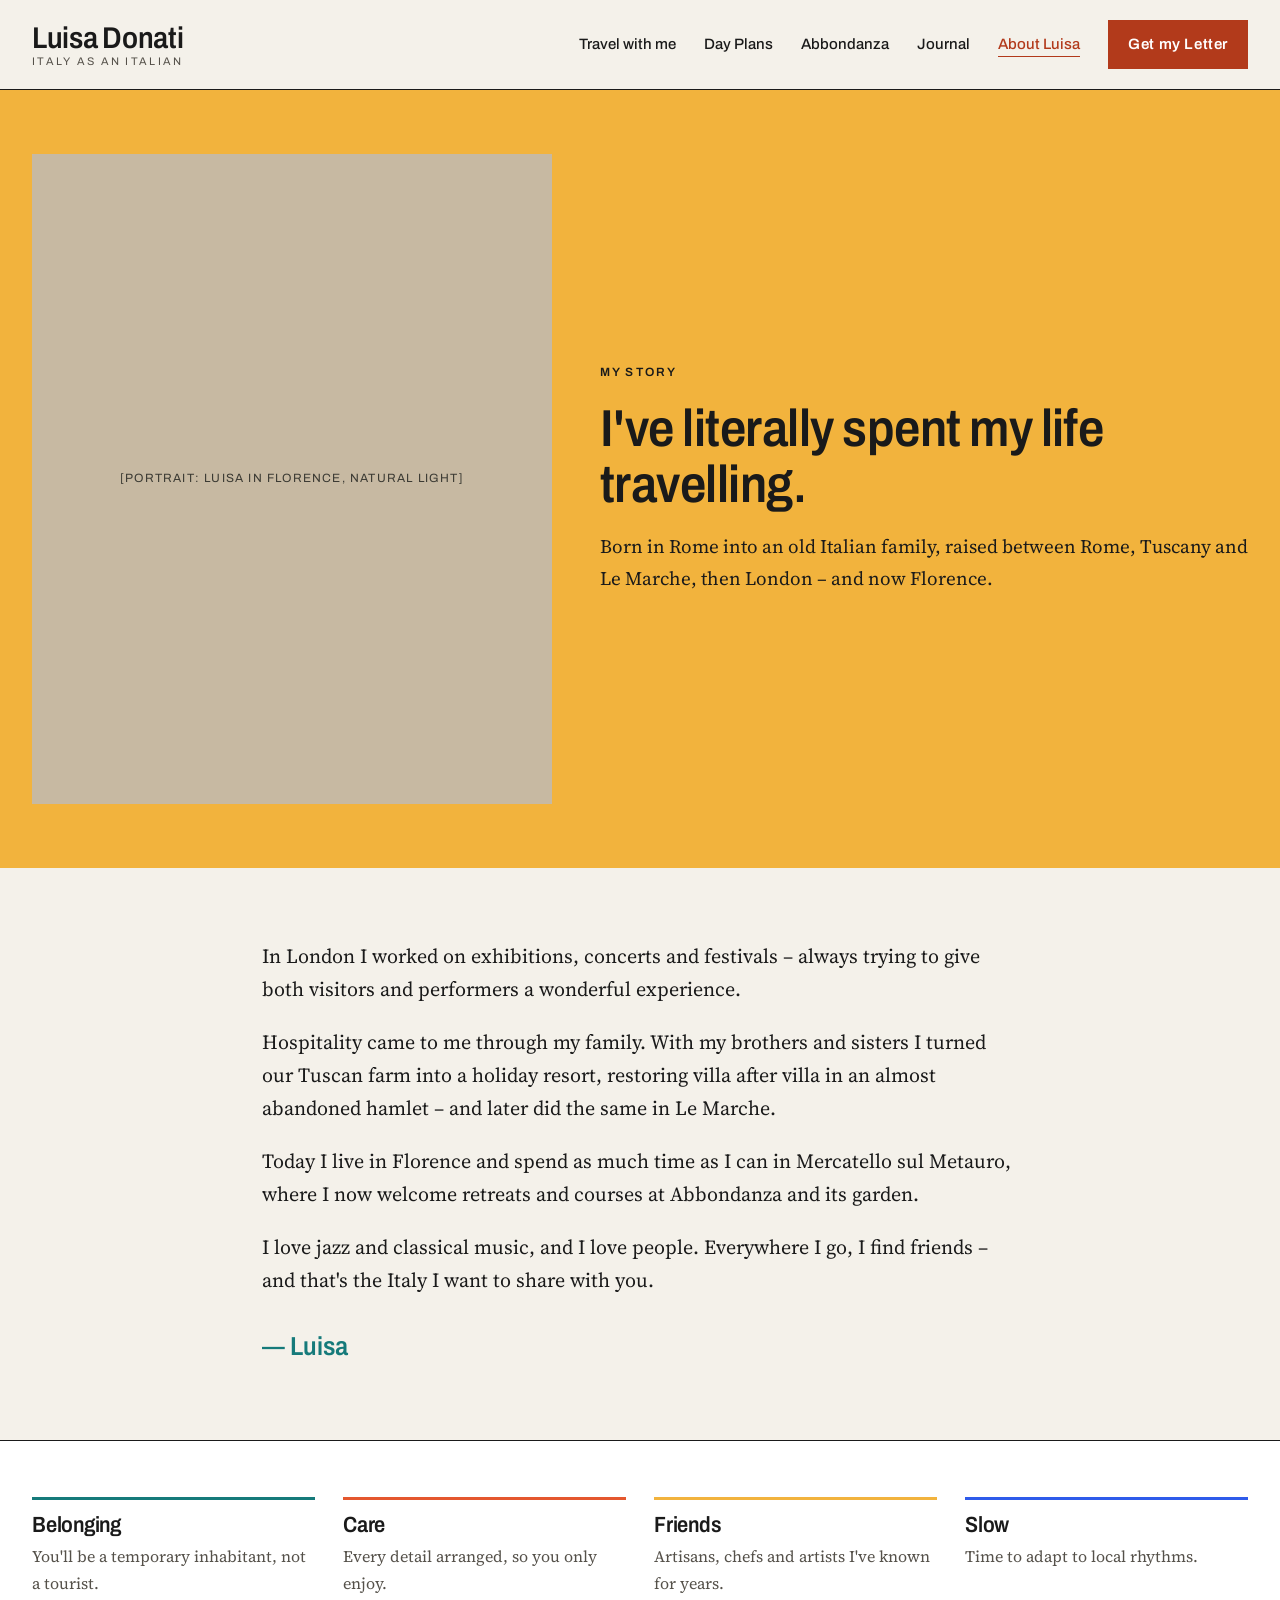
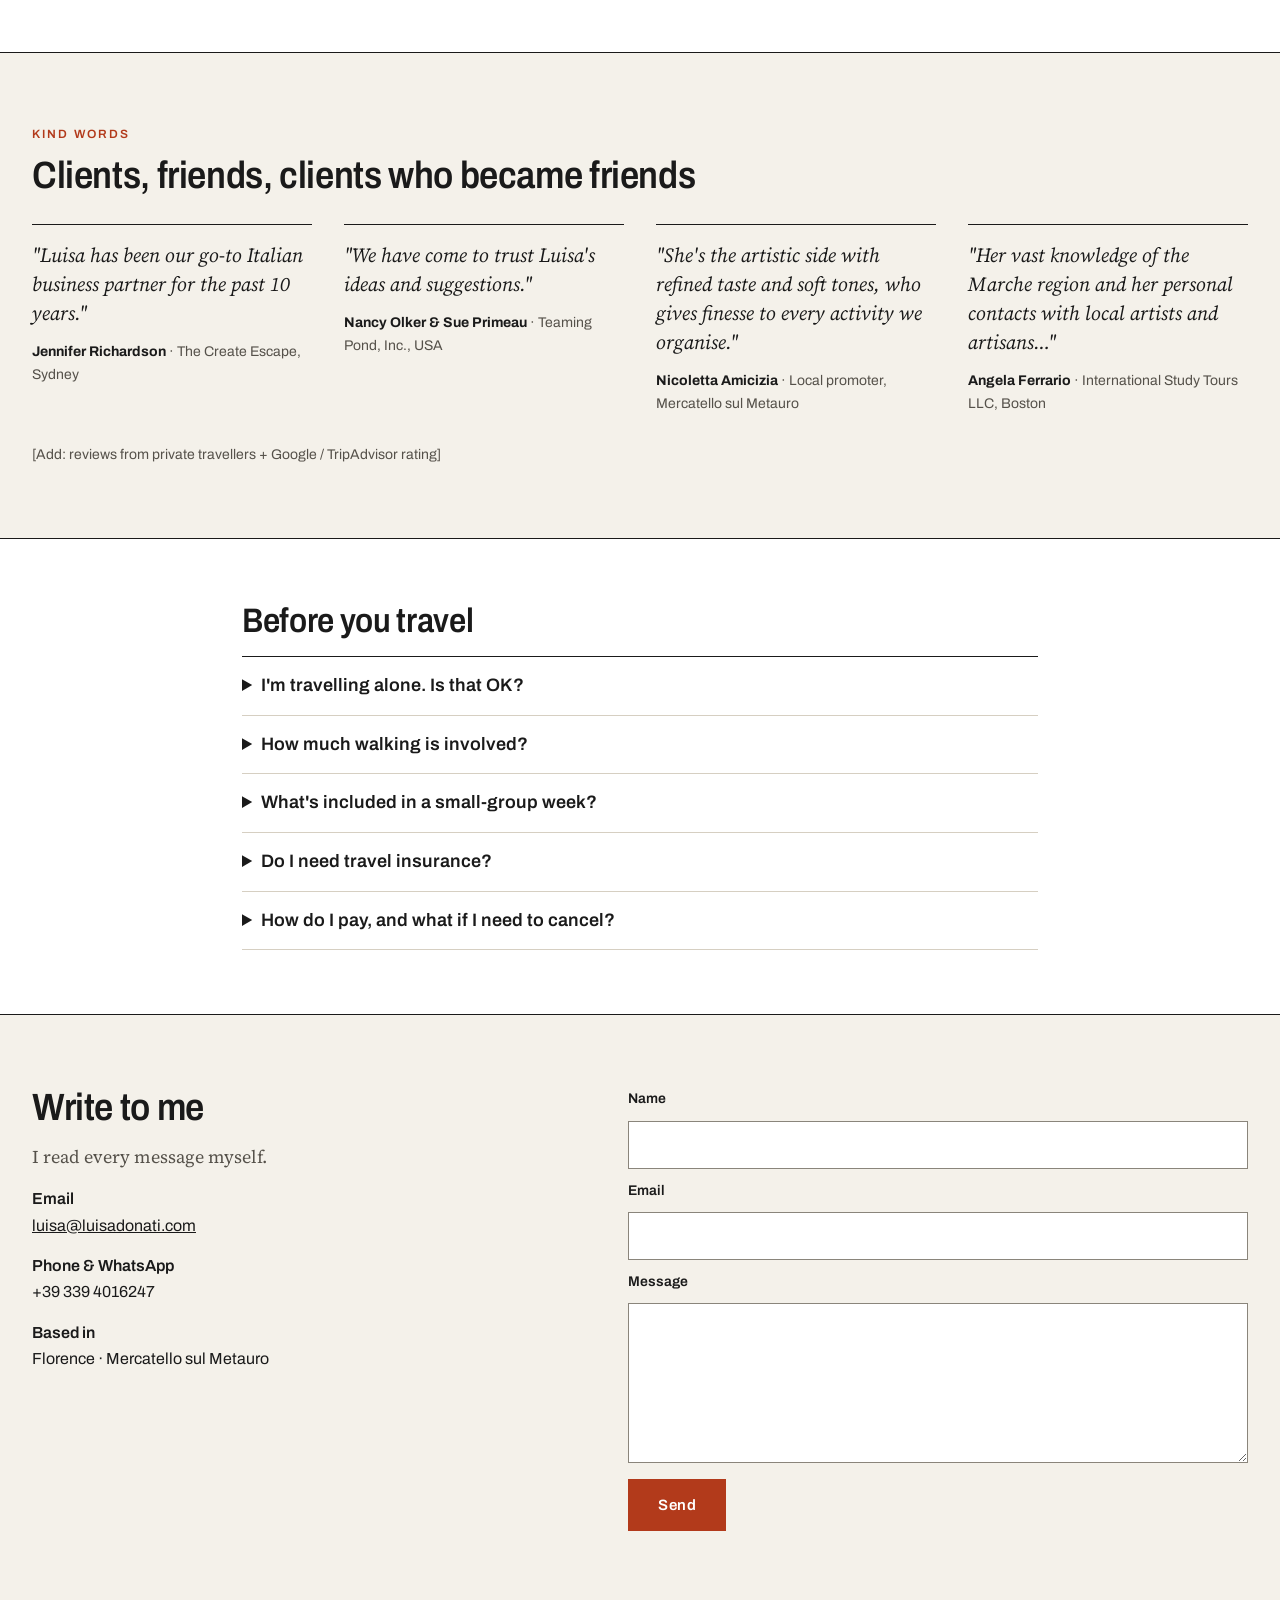
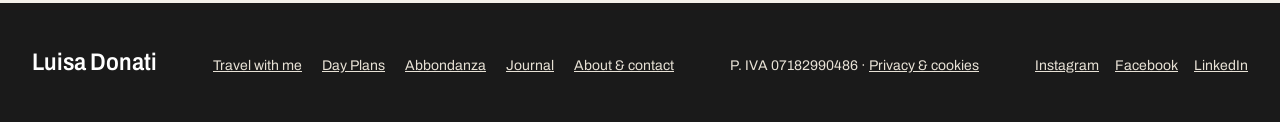
<file: about.html>
<!doctype html>
<html lang="en">
<head>
<meta charset="utf-8">
<meta name="viewport" content="width=device-width, initial-scale=1">
<title>About Luisa Donati</title>
<meta name="description" content="Born in Rome, raised between Rome, Tuscany and Le Marche, living in Florence: Luisa Donati’s story.">
<link rel="preconnect" href="https://fonts.googleapis.com">
<link rel="preconnect" href="https://fonts.gstatic.com" crossorigin>
<link href="https://fonts.googleapis.com/css2?family=Archivo:wdth,wght@62..125,400..700&amp;family=Source+Serif+4:ital,wght@0,400;0,600;1,400&amp;display=swap" rel="stylesheet">
<link rel="stylesheet" href="css/style.css?v=12">
</head>
<body>
<div style="width: 100%; min-height: 100vh; background: #F4F1EA">

<header style="border-bottom: 1px solid #1A1A1A; background: #F4F1EA">
  <div style="max-width: 1280px; margin: 0 auto; padding: 20px 32px; display: flex; flex-wrap: wrap; align-items: center; justify-content: space-between; gap: 16px">
    <a href="index.html" class="logo" style="text-decoration: none; display: inline-flex; flex-direction: column; align-items: flex-start; line-height: 1.1">
      <span class="logo-name" style="font-family: 'Archivo', sans-serif; font-stretch: 87.5%; font-weight: 600; font-size: 30px; letter-spacing: -0.01em">Luisa Donati</span>
      <span class="logo-tag" style="font-family: 'Archivo', sans-serif; font-size: 11px; letter-spacing: 0.2em; text-transform: uppercase; color: #55514A; white-space: nowrap">Italy as an Italian</span>
    </a>
    <button class="menu-toggle" type="button" aria-expanded="false" aria-controls="site-nav">Menu</button>
<nav id="site-nav" class="site-nav" aria-label="Main" style="display: flex; flex-wrap: wrap; align-items: center; gap: 8px 28px; font-family: 'Archivo', sans-serif; font-size: 15px; font-weight: 500">
      <a href="travel.html" style="text-decoration: none">Travel with me</a>
      <a href="day-plans.html" style="text-decoration: none">Day Plans</a>
      <a href="abbondanza.html" style="text-decoration: none">Abbondanza</a>
      <a href="journal.html" style="text-decoration: none">Journal</a>
      <a href="about.html" aria-current="page" style="text-decoration: none; color: #B23A1B; border-bottom: 1px solid #B23A1B">About Luisa</a>
      <a href="index.html#letter" style="background: #B23A1B; color: #FFFFFF; text-decoration: none; padding: 12px 20px; font-weight: 600; letter-spacing: 0.04em; min-height: 44px; box-sizing: border-box; display: inline-flex; align-items: center">Get my Letter</a>
    </nav>
  </div>
</header>

<!-- Hero -->
<section style="background: #F2B33D">
  <div style="max-width: 1280px; margin: 0 auto; padding: 64px 32px; display: flex; flex-wrap: wrap; gap: 48px; align-items: center">
    <div style="flex: 1 1 420px; aspect-ratio: 4 / 5; max-width: 520px; background: #C7B9A2; display: flex; align-items: center; justify-content: center; padding: 24px; box-sizing: border-box; text-align: center; font-family: 'Archivo', sans-serif; font-size: 12px; letter-spacing: 0.1em; text-transform: uppercase; color: #3B3A33">[Portrait: Luisa in Florence, natural light]</div>
    <div style="flex: 1 1 440px; display: flex; flex-direction: column; gap: 18px; color: #1A1A1A">
      <span style="font-family: 'Archivo', sans-serif; font-size: 12px; font-weight: 600; letter-spacing: 0.18em; text-transform: uppercase">My story</span>
      <h1 style="font-size: 52px; color: #1A1A1A">I've literally spent my life travelling.</h1>
      <p style="margin: 0; font-size: 19px; color: #1A1A1A">Born in Rome into an old Italian family, raised between Rome, Tuscany and Le Marche, then London – and now Florence.</p>
    </div>
  </div>
</section>

<!-- Story text -->
<section style="max-width: 820px; margin: 0 auto; padding: 72px 32px; display: flex; flex-direction: column; gap: 20px">
  <p style="margin: 0; font-size: 20px">In London I worked on exhibitions, concerts and festivals – always trying to give both visitors and performers a wonderful experience.</p>
  <p style="margin: 0; font-size: 20px">Hospitality came to me through my family. With my brothers and sisters I turned our Tuscan farm into a holiday resort, restoring villa after villa in an almost abandoned hamlet – and later did the same in Le Marche.</p>
  <p style="margin: 0; font-size: 20px">Today I live in Florence and spend as much time as I can in Mercatello sul Metauro, where I now welcome retreats and courses at Abbondanza and its garden.</p>
  <p style="margin: 0; font-size: 20px">I love jazz and classical music, and I love people. Everywhere I go, I find friends – and that's the Italy I want to share with you.</p>
  <p style="margin: 8px 0 0; font-family: 'Archivo', sans-serif; font-stretch: 87.5%; font-size: 26px; font-weight: 600; color: #157A7A">— Luisa</p>
</section>

<!-- Values -->
<section style="background: #FFFFFF; border-top: 1px solid #1A1A1A; border-bottom: 1px solid #1A1A1A">
  <div style="max-width: 1280px; margin: 0 auto; padding: 56px 32px; display: grid; grid-template-columns: repeat(auto-fit, minmax(240px, 1fr)); gap: 28px">
    <div style="display: flex; flex-direction: column; gap: 6px; border-top: 3px solid #157A7A; padding-top: 14px"><h3 style="font-size: 22px">Belonging</h3><p style="margin: 0; color: #55514A; font-size: 16px">You'll be a temporary inhabitant, not a tourist.</p></div>
    <div style="display: flex; flex-direction: column; gap: 6px; border-top: 3px solid #E4572E; padding-top: 14px"><h3 style="font-size: 22px">Care</h3><p style="margin: 0; color: #55514A; font-size: 16px">Every detail arranged, so you only enjoy.</p></div>
    <div style="display: flex; flex-direction: column; gap: 6px; border-top: 3px solid #F2B33D; padding-top: 14px"><h3 style="font-size: 22px">Friends</h3><p style="margin: 0; color: #55514A; font-size: 16px">Artisans, chefs and artists I've known for years.</p></div>
    <div style="display: flex; flex-direction: column; gap: 6px; border-top: 3px solid #2F5BEA; padding-top: 14px"><h3 style="font-size: 22px">Slow</h3><p style="margin: 0; color: #55514A; font-size: 16px">Time to adapt to local rhythms.</p></div>
  </div>
</section>

<!-- Reviews -->
<section id="reviews" style="max-width: 1280px; margin: 0 auto; padding: 72px 32px; display: flex; flex-direction: column; gap: 28px">
  <div style="display: flex; flex-direction: column; gap: 10px">
    <span style="font-family: 'Archivo', sans-serif; font-size: 12px; font-weight: 600; letter-spacing: 0.18em; text-transform: uppercase; color: #B23A1B">Kind words</span>
    <h2 style="font-size: 38px">Clients, friends, clients who became friends</h2>
  </div>
  <div class="h-scroll" style="display: grid; grid-template-columns: repeat(auto-fit, minmax(280px, 1fr)); gap: 32px">
    <figure style="margin: 0; display: flex; flex-direction: column; gap: 12px; border-top: 1px solid #1A1A1A; padding-top: 16px"><blockquote style="margin: 0; font-size: 20px; line-height: 1.45; font-style: italic">"Luisa has been our go-to Italian business partner for the past 10 years."</blockquote><figcaption style="font-family: 'Archivo', sans-serif; font-size: 14px; color: #55514A"><strong style="color: #1A1A1A">Jennifer Richardson</strong> · The Create Escape, Sydney</figcaption></figure>
    <figure style="margin: 0; display: flex; flex-direction: column; gap: 12px; border-top: 1px solid #1A1A1A; padding-top: 16px"><blockquote style="margin: 0; font-size: 20px; line-height: 1.45; font-style: italic">"We have come to trust Luisa's ideas and suggestions."</blockquote><figcaption style="font-family: 'Archivo', sans-serif; font-size: 14px; color: #55514A"><strong style="color: #1A1A1A">Nancy Olker &amp; Sue Primeau</strong> · Teaming Pond, Inc., USA</figcaption></figure>
    <figure style="margin: 0; display: flex; flex-direction: column; gap: 12px; border-top: 1px solid #1A1A1A; padding-top: 16px"><blockquote style="margin: 0; font-size: 20px; line-height: 1.45; font-style: italic">"She's the artistic side with refined taste and soft tones, who gives finesse to every activity we organise."</blockquote><figcaption style="font-family: 'Archivo', sans-serif; font-size: 14px; color: #55514A"><strong style="color: #1A1A1A">Nicoletta Amicizia</strong> · Local promoter, Mercatello sul Metauro</figcaption></figure>
    <figure style="margin: 0; display: flex; flex-direction: column; gap: 12px; border-top: 1px solid #1A1A1A; padding-top: 16px"><blockquote style="margin: 0; font-size: 20px; line-height: 1.45; font-style: italic">"Her vast knowledge of the Marche region and her personal contacts with local artists and artisans…"</blockquote><figcaption style="font-family: 'Archivo', sans-serif; font-size: 14px; color: #55514A"><strong style="color: #1A1A1A">Angela Ferrario</strong> · International Study Tours LLC, Boston</figcaption></figure>
  </div>
  <p style="margin: 0; font-family: 'Archivo', sans-serif; font-size: 14px; color: #55514A">[Add: reviews from private travellers + Google / TripAdvisor rating]</p>
</section>

<!-- FAQ -->
<section style="background: #FFFFFF; border-top: 1px solid #1A1A1A; border-bottom: 1px solid #1A1A1A">
  <div style="max-width: 860px; margin: 0 auto; padding: 64px 32px; display: flex; flex-direction: column">
    <h2 style="font-size: 34px; padding-bottom: 16px">Before you travel</h2>
    <details style="border-top: 1px solid #1A1A1A; padding: 14px 0"><summary style="font-weight: 600; cursor: pointer">I'm travelling alone. Is that OK?</summary><p style="margin: 8px 0 0; color: #55514A">[Answer – single rooms, single supplement]</p></details>
    <details style="border-top: 1px solid #D6CFC2; padding: 14px 0"><summary style="font-weight: 600; cursor: pointer">How much walking is involved?</summary><p style="margin: 8px 0 0; color: #55514A">[Answer – walking level per trip]</p></details>
    <details style="border-top: 1px solid #D6CFC2; padding: 14px 0"><summary style="font-weight: 600; cursor: pointer">What's included in a small-group week?</summary><p style="margin: 8px 0 0; color: #55514A">[Answer – stay, meals, transfers, experiences]</p></details>
    <details style="border-top: 1px solid #D6CFC2; padding: 14px 0"><summary style="font-weight: 600; cursor: pointer">Do I need travel insurance?</summary><p style="margin: 8px 0 0; color: #55514A">[Answer]</p></details>
    <details style="border-top: 1px solid #D6CFC2; border-bottom: 1px solid #D6CFC2; padding: 14px 0"><summary style="font-weight: 600; cursor: pointer">How do I pay, and what if I need to cancel?</summary><p style="margin: 8px 0 0; color: #55514A">[Payment and cancellation policy]</p></details>
  </div>
</section>

<!-- Contact -->
<section id="contact" style="max-width: 1280px; margin: 0 auto; padding: 72px 32px; display: flex; flex-wrap: wrap; gap: 56px">
  <div style="flex: 1 1 340px; display: flex; flex-direction: column; gap: 14px">
    <h2 style="font-size: 38px">Write to me</h2>
    <p style="margin: 0; color: #55514A">I read every message myself.</p>
    <p style="margin: 0; font-family: 'Archivo', sans-serif; font-size: 16px"><strong style="font-weight: 600">Email</strong><br><a href="mailto:luisa@luisadonati.com">luisa@luisadonati.com</a></p>
    <p style="margin: 0; font-family: 'Archivo', sans-serif; font-size: 16px"><strong style="font-weight: 600">Phone &amp; WhatsApp</strong><br>+39 339 4016247</p>
    <p style="margin: 0; font-family: 'Archivo', sans-serif; font-size: 16px"><strong style="font-weight: 600">Based in</strong><br>Florence · Mercatello sul Metauro</p>
  </div>
  <form style="flex: 1 1 420px; display: flex; flex-direction: column; gap: 10px">
    <label for="c-name" style="font-family: 'Archivo', sans-serif; font-size: 14px; font-weight: 600">Name</label>
    <input id="c-name" type="text" style="padding: 13px 14px; border: 1px solid #8A857B; border-radius: 0; min-height: 48px; box-sizing: border-box; font-size: 16px; background: #FFFFFF">
    <label for="c-email" style="font-family: 'Archivo', sans-serif; font-size: 14px; font-weight: 600">Email</label>
    <input id="c-email" type="email" style="padding: 13px 14px; border: 1px solid #8A857B; border-radius: 0; min-height: 48px; box-sizing: border-box; font-size: 16px; background: #FFFFFF">
    <label for="c-msg" style="font-family: 'Archivo', sans-serif; font-size: 14px; font-weight: 600">Message</label>
    <textarea id="c-msg" rows="6" style="padding: 13px 14px; border: 1px solid #8A857B; border-radius: 0; font-family: 'Source Serif 4', serif; font-size: 16px; background: #FFFFFF"></textarea>
    <button type="submit" style="align-self: flex-start; margin-top: 6px; background: #B23A1B; color: #FFFFFF; border: none; border-radius: 0; padding: 16px 30px; font-size: 15px; font-weight: 600; letter-spacing: 0.04em; min-height: 52px; cursor: pointer">Send</button>
  </form>
</section>

<footer style="background: #1A1A1A; color: #E8E2D6; padding: 40px 32px">
  <div style="max-width: 1280px; margin: 0 auto; display: flex; flex-wrap: wrap; justify-content: space-between; align-items: baseline; gap: 20px; font-family: 'Archivo', sans-serif; font-size: 14px">
    <span style="font-stretch: 87.5%; font-weight: 600; font-size: 24px; color: #FFFFFF">Luisa Donati</span>
    <nav aria-label="Footer" style="display: flex; flex-wrap: wrap; gap: 20px"><a href="travel.html" style="color: #E8E2D6">Travel with me</a><a href="day-plans.html" style="color: #E8E2D6">Day Plans</a><a href="abbondanza.html" style="color: #E8E2D6">Abbondanza</a><a href="journal.html" style="color: #E8E2D6">Journal</a><a href="about.html" style="color: #E8E2D6">About &amp; contact</a></nav>
    <span>P. IVA 07182990486 · <a href="privacy.html" style="color: #E8E2D6">Privacy &amp; cookies</a></span>
    <nav aria-label="Social" style="display: flex; flex-wrap: wrap; gap: 16px"><a href="https://www.instagram.com/luisadonati_italiantravel/" target="_blank" rel="noopener" style="color: #E8E2D6">Instagram</a><a href="https://www.facebook.com/luisadonati.italiantravel" target="_blank" rel="noopener" style="color: #E8E2D6">Facebook</a><a href="https://www.linkedin.com/in/luisadonati/" target="_blank" rel="noopener" style="color: #E8E2D6">LinkedIn</a></nav>
  </div>
</footer>
</div>
<script src="js/main.js?v=12"></script>
</body>
</html>
</file>
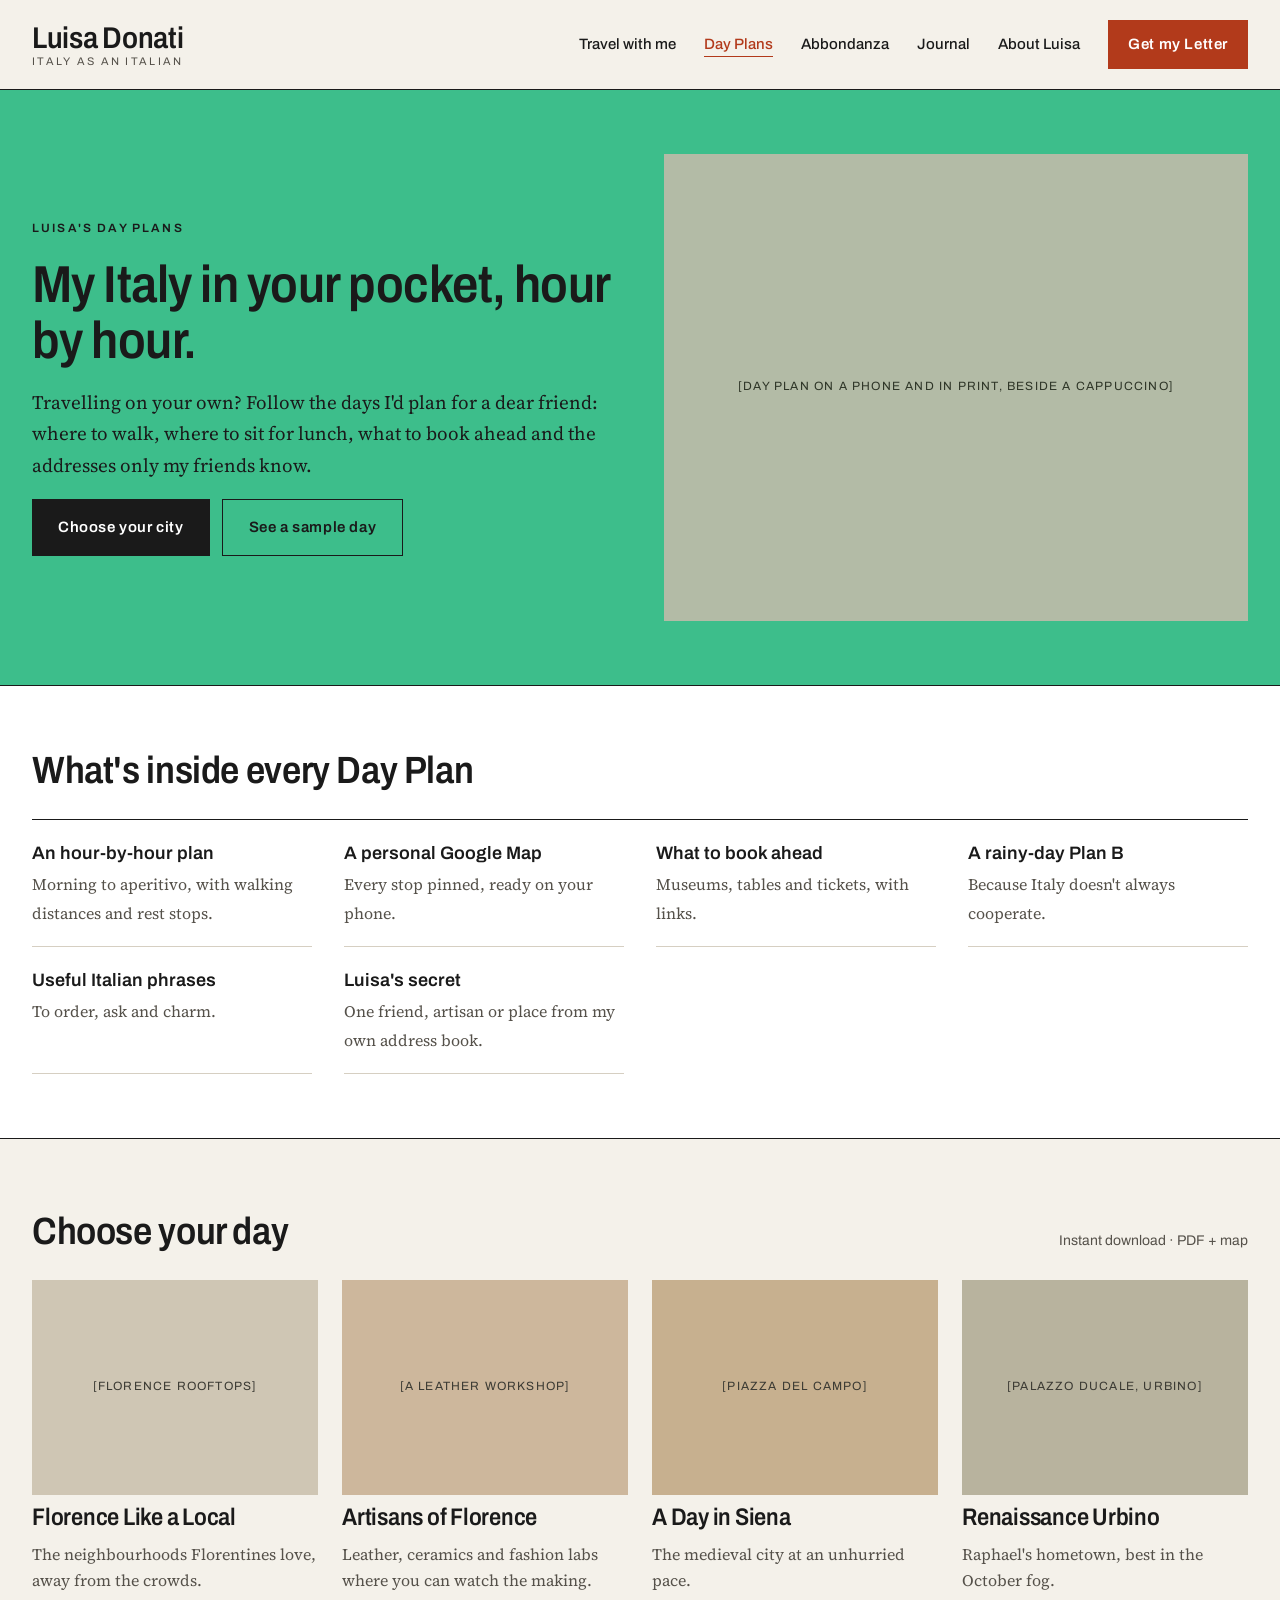
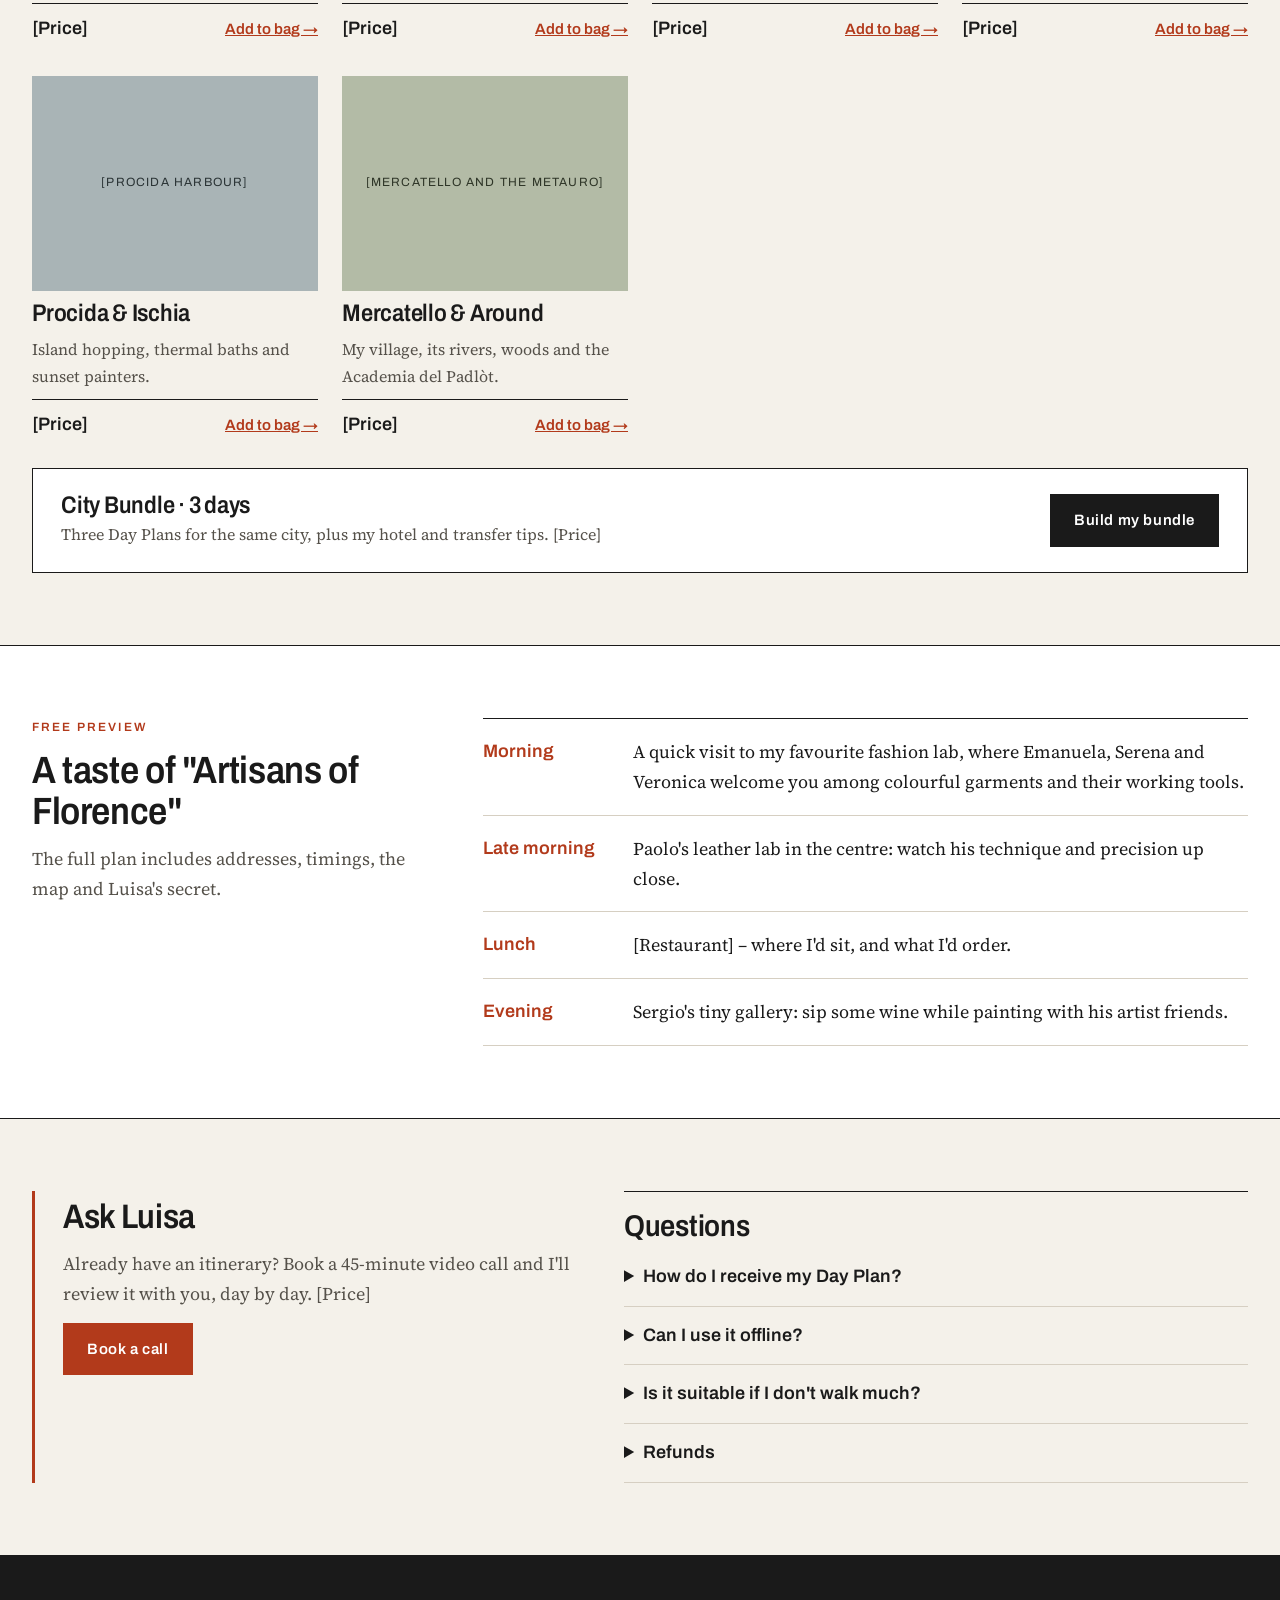
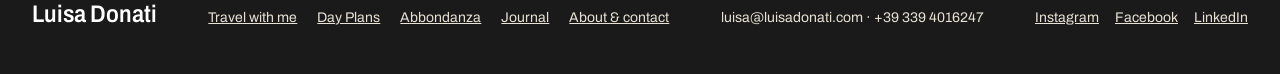
<file: day-plans.html>
<!doctype html>
<html lang="en">
<head>
<meta charset="utf-8">
<meta name="viewport" content="width=device-width, initial-scale=1">
<title>Day Plans – Luisa Donati</title>
<meta name="description" content="Luisa's hour-by-hour Day Plans for Florence, Siena, Urbino, Procida and Mercatello, for travellers exploring on their own.">
<link rel="preconnect" href="https://fonts.googleapis.com">
<link rel="preconnect" href="https://fonts.gstatic.com" crossorigin>
<link href="https://fonts.googleapis.com/css2?family=Archivo:wdth,wght@62..125,400..700&amp;family=Source+Serif+4:ital,wght@0,400;0,600;1,400&amp;display=swap" rel="stylesheet">
<link rel="stylesheet" href="css/style.css?v=12">
</head>
<body>
<div style="width: 100%; min-height: 100vh; background: #F4F1EA">

<header style="border-bottom: 1px solid #1A1A1A; background: #F4F1EA">
  <div style="max-width: 1280px; margin: 0 auto; padding: 20px 32px; display: flex; flex-wrap: wrap; align-items: center; justify-content: space-between; gap: 16px">
    <a href="index.html" class="logo" style="text-decoration: none; display: inline-flex; flex-direction: column; align-items: flex-start; line-height: 1.1">
      <span class="logo-name" style="font-family: 'Archivo', sans-serif; font-stretch: 87.5%; font-weight: 600; font-size: 30px; letter-spacing: -0.01em">Luisa Donati</span>
      <span class="logo-tag" style="font-family: 'Archivo', sans-serif; font-size: 11px; letter-spacing: 0.2em; text-transform: uppercase; color: #55514A; white-space: nowrap">Italy as an Italian</span>
    </a>
    <button class="menu-toggle" type="button" aria-expanded="false" aria-controls="site-nav">Menu</button>
<nav id="site-nav" class="site-nav" aria-label="Main" style="display: flex; flex-wrap: wrap; align-items: center; gap: 8px 28px; font-family: 'Archivo', sans-serif; font-size: 15px; font-weight: 500">
      <a href="travel.html" style="text-decoration: none">Travel with me</a>
      <a href="day-plans.html" aria-current="page" style="text-decoration: none; color: #B23A1B; border-bottom: 1px solid #B23A1B">Day Plans</a>
      <a href="abbondanza.html" style="text-decoration: none">Abbondanza</a>
      <a href="journal.html" style="text-decoration: none">Journal</a>
      <a href="about.html" style="text-decoration: none">About Luisa</a>
      <a href="index.html#letter" style="background: #B23A1B; color: #FFFFFF; text-decoration: none; padding: 12px 20px; font-weight: 600; letter-spacing: 0.04em; min-height: 44px; box-sizing: border-box; display: inline-flex; align-items: center">Get my Letter</a>
    </nav>
  </div>
</header>

<!-- Hero -->
<section style="background: #3DBE8B">
<div style="max-width: 1280px; margin: 0 auto; padding: 64px 32px; display: flex; flex-wrap: wrap; gap: 48px; align-items: center">
  <div style="flex: 1 1 440px; display: flex; flex-direction: column; gap: 18px; color: #1A1A1A">
    <span style="font-family: 'Archivo', sans-serif; font-size: 12px; font-weight: 600; letter-spacing: 0.18em; text-transform: uppercase">Luisa's Day Plans</span>
    <h1 style="font-size: 52px; color: #1A1A1A">My Italy in your pocket, hour by hour.</h1>
    <p style="margin: 0; font-size: 19px; color: #1A1A1A">Travelling on your own? Follow the days I'd plan for a dear friend: where to walk, where to sit for lunch, what to book ahead and the addresses only my friends know.</p>
    <div class="hero-ctas" style="display: flex; flex-wrap: wrap; gap: 12px; font-family: 'Archivo', sans-serif; font-size: 15px; font-weight: 600; letter-spacing: 0.04em">
      <a href="#shop" style="background: #1A1A1A; color: #FFFFFF; text-decoration: none; padding: 16px 26px">Choose your city</a>
      <a href="#sample" style="border: 1px solid #1A1A1A; color: #1A1A1A; text-decoration: none; padding: 15px 26px">See a sample day</a>
    </div>
  </div>
  <div style="flex: 1 1 440px; aspect-ratio: 5 / 4; background: #B3BBA6; display: flex; align-items: center; justify-content: center; padding: 24px; box-sizing: border-box; text-align: center; font-family: 'Archivo', sans-serif; font-size: 12px; letter-spacing: 0.1em; text-transform: uppercase; color: #2E3527">[Day Plan on a phone and in print, beside a cappuccino]</div>
</div>
</section>

<!-- What's inside -->
<section style="background: #FFFFFF; border-top: 1px solid #1A1A1A; border-bottom: 1px solid #1A1A1A">
  <div style="max-width: 1280px; margin: 0 auto; padding: 64px 32px; display: flex; flex-direction: column; gap: 28px">
    <h2 style="font-size: 38px">What's inside every Day Plan</h2>
    <ul style="margin: 0; padding: 0; list-style: none; display: grid; grid-template-columns: repeat(auto-fit, minmax(260px, 1fr)); gap: 0 32px; border-top: 1px solid #1A1A1A">
      <li style="padding: 18px 0; border-bottom: 1px solid #D6CFC2"><strong style="font-family: 'Archivo', sans-serif; font-weight: 600">An hour-by-hour plan</strong><br><span style="color: #55514A; font-size: 16px">Morning to aperitivo, with walking distances and rest stops.</span></li>
      <li style="padding: 18px 0; border-bottom: 1px solid #D6CFC2"><strong style="font-family: 'Archivo', sans-serif; font-weight: 600">A personal Google Map</strong><br><span style="color: #55514A; font-size: 16px">Every stop pinned, ready on your phone.</span></li>
      <li style="padding: 18px 0; border-bottom: 1px solid #D6CFC2"><strong style="font-family: 'Archivo', sans-serif; font-weight: 600">What to book ahead</strong><br><span style="color: #55514A; font-size: 16px">Museums, tables and tickets, with links.</span></li>
      <li style="padding: 18px 0; border-bottom: 1px solid #D6CFC2"><strong style="font-family: 'Archivo', sans-serif; font-weight: 600">A rainy-day Plan B</strong><br><span style="color: #55514A; font-size: 16px">Because Italy doesn't always cooperate.</span></li>
      <li style="padding: 18px 0; border-bottom: 1px solid #D6CFC2"><strong style="font-family: 'Archivo', sans-serif; font-weight: 600">Useful Italian phrases</strong><br><span style="color: #55514A; font-size: 16px">To order, ask and charm.</span></li>
      <li style="padding: 18px 0; border-bottom: 1px solid #D6CFC2"><strong style="font-family: 'Archivo', sans-serif; font-weight: 600">Luisa's secret</strong><br><span style="color: #55514A; font-size: 16px">One friend, artisan or place from my own address book.</span></li>
    </ul>
  </div>
</section>

<!-- Shop -->
<section id="shop" style="max-width: 1280px; margin: 0 auto; padding: 72px 32px; display: flex; flex-direction: column; gap: 28px">
  <div style="display: flex; flex-wrap: wrap; justify-content: space-between; align-items: flex-end; gap: 16px">
    <h2 style="font-size: 38px">Choose your day</h2>
    <span style="font-family: 'Archivo', sans-serif; font-size: 14px; color: #55514A">Instant download · PDF + map</span>
  </div>
  <div class="h-scroll" style="display: grid; grid-template-columns: repeat(auto-fit, minmax(270px, 1fr)); gap: 32px 24px">
    <article style="display: flex; flex-direction: column; gap: 10px"><div style="aspect-ratio: 4 / 3; background: #CFC6B4; display: flex; align-items: center; justify-content: center; font-family: 'Archivo', sans-serif; font-size: 12px; letter-spacing: 0.1em; text-transform: uppercase; color: #3B3A33">[Florence rooftops]</div><h3 style="font-size: 24px">Florence Like a Local</h3><p style="margin: 0; color: #55514A; font-size: 16px">The neighbourhoods Florentines love, away from the crowds.</p><div style="margin-top: auto; display: flex; justify-content: space-between; align-items: center; border-top: 1px solid #1A1A1A; padding-top: 10px; font-family: 'Archivo', sans-serif"><strong style="font-weight: 600">[Price]</strong><a href="#shop" style="font-size: 15px; font-weight: 600; color: #B23A1B">Add to bag →</a></div></article>
    <article style="display: flex; flex-direction: column; gap: 10px"><div style="aspect-ratio: 4 / 3; background: #CDB79C; display: flex; align-items: center; justify-content: center; font-family: 'Archivo', sans-serif; font-size: 12px; letter-spacing: 0.1em; text-transform: uppercase; color: #3B3A33">[A leather workshop]</div><h3 style="font-size: 24px">Artisans of Florence</h3><p style="margin: 0; color: #55514A; font-size: 16px">Leather, ceramics and fashion labs where you can watch the making.</p><div style="margin-top: auto; display: flex; justify-content: space-between; align-items: center; border-top: 1px solid #1A1A1A; padding-top: 10px; font-family: 'Archivo', sans-serif"><strong style="font-weight: 600">[Price]</strong><a href="#shop" style="font-size: 15px; font-weight: 600; color: #B23A1B">Add to bag →</a></div></article>
    <article style="display: flex; flex-direction: column; gap: 10px"><div style="aspect-ratio: 4 / 3; background: #C7B08F; display: flex; align-items: center; justify-content: center; font-family: 'Archivo', sans-serif; font-size: 12px; letter-spacing: 0.1em; text-transform: uppercase; color: #3B3A33">[Piazza del Campo]</div><h3 style="font-size: 24px">A Day in Siena</h3><p style="margin: 0; color: #55514A; font-size: 16px">The medieval city at an unhurried pace.</p><div style="margin-top: auto; display: flex; justify-content: space-between; align-items: center; border-top: 1px solid #1A1A1A; padding-top: 10px; font-family: 'Archivo', sans-serif"><strong style="font-weight: 600">[Price]</strong><a href="#shop" style="font-size: 15px; font-weight: 600; color: #B23A1B">Add to bag →</a></div></article>
    <article style="display: flex; flex-direction: column; gap: 10px"><div style="aspect-ratio: 4 / 3; background: #B8B39E; display: flex; align-items: center; justify-content: center; font-family: 'Archivo', sans-serif; font-size: 12px; letter-spacing: 0.1em; text-transform: uppercase; color: #3B3A33">[Palazzo Ducale, Urbino]</div><h3 style="font-size: 24px">Renaissance Urbino</h3><p style="margin: 0; color: #55514A; font-size: 16px">Raphael's hometown, best in the October fog.</p><div style="margin-top: auto; display: flex; justify-content: space-between; align-items: center; border-top: 1px solid #1A1A1A; padding-top: 10px; font-family: 'Archivo', sans-serif"><strong style="font-weight: 600">[Price]</strong><a href="#shop" style="font-size: 15px; font-weight: 600; color: #B23A1B">Add to bag →</a></div></article>
    <article style="display: flex; flex-direction: column; gap: 10px"><div style="aspect-ratio: 4 / 3; background: #A9B4B6; display: flex; align-items: center; justify-content: center; font-family: 'Archivo', sans-serif; font-size: 12px; letter-spacing: 0.1em; text-transform: uppercase; color: #2A3335">[Procida harbour]</div><h3 style="font-size: 24px">Procida &amp; Ischia</h3><p style="margin: 0; color: #55514A; font-size: 16px">Island hopping, thermal baths and sunset painters.</p><div style="margin-top: auto; display: flex; justify-content: space-between; align-items: center; border-top: 1px solid #1A1A1A; padding-top: 10px; font-family: 'Archivo', sans-serif"><strong style="font-weight: 600">[Price]</strong><a href="#shop" style="font-size: 15px; font-weight: 600; color: #B23A1B">Add to bag →</a></div></article>
    <article style="display: flex; flex-direction: column; gap: 10px"><div style="aspect-ratio: 4 / 3; background: #B3BBA6; display: flex; align-items: center; justify-content: center; font-family: 'Archivo', sans-serif; font-size: 12px; letter-spacing: 0.1em; text-transform: uppercase; color: #2E3527">[Mercatello and the Metauro]</div><h3 style="font-size: 24px">Mercatello &amp; Around</h3><p style="margin: 0; color: #55514A; font-size: 16px">My village, its rivers, woods and the Academia del Padlòt.</p><div style="margin-top: auto; display: flex; justify-content: space-between; align-items: center; border-top: 1px solid #1A1A1A; padding-top: 10px; font-family: 'Archivo', sans-serif"><strong style="font-weight: 600">[Price]</strong><a href="#shop" style="font-size: 15px; font-weight: 600; color: #B23A1B">Add to bag →</a></div></article>
  </div>
  <div style="border: 1px solid #1A1A1A; background: #FFFFFF; padding: 24px 28px; display: flex; flex-wrap: wrap; justify-content: space-between; align-items: center; gap: 16px">
    <div><h3 style="font-size: 24px">City Bundle · 3 days</h3><span style="color: #55514A; font-size: 16px">Three Day Plans for the same city, plus my hotel and transfer tips. [Price]</span></div>
    <a href="#shop" style="background: #1A1A1A; color: #FFFFFF; text-decoration: none; font-family: 'Archivo', sans-serif; font-weight: 600; font-size: 15px; letter-spacing: 0.04em; padding: 14px 24px">Build my bundle</a>
  </div>
</section>

<!-- Sample day -->
<section id="sample" style="background: #FFFFFF; border-top: 1px solid #1A1A1A; border-bottom: 1px solid #1A1A1A">
  <div style="max-width: 1280px; margin: 0 auto; padding: 72px 32px; display: flex; flex-wrap: wrap; gap: 48px">
    <div style="flex: 1 1 300px; display: flex; flex-direction: column; gap: 12px">
      <span style="font-family: 'Archivo', sans-serif; font-size: 12px; font-weight: 600; letter-spacing: 0.18em; text-transform: uppercase; color: #B23A1B">Free preview</span>
      <h2 style="font-size: 38px">A taste of "Artisans of Florence"</h2>
      <p style="margin: 0; color: #55514A">The full plan includes addresses, timings, the map and Luisa's secret.</p>
    </div>
    <ol style="flex: 2 1 560px; margin: 0; padding: 0; list-style: none; border-top: 1px solid #1A1A1A">
      <li style="display: grid; grid-template-columns: 130px minmax(0, 1fr); gap: 20px; padding: 18px 0; border-bottom: 1px solid #D6CFC2"><strong style="font-family: 'Archivo', sans-serif; font-weight: 600; color: #B23A1B">Morning</strong><span>A quick visit to my favourite fashion lab, where Emanuela, Serena and Veronica welcome you among colourful garments and their working tools.</span></li>
      <li style="display: grid; grid-template-columns: 130px minmax(0, 1fr); gap: 20px; padding: 18px 0; border-bottom: 1px solid #D6CFC2"><strong style="font-family: 'Archivo', sans-serif; font-weight: 600; color: #B23A1B">Late morning</strong><span>Paolo's leather lab in the centre: watch his technique and precision up close.</span></li>
      <li style="display: grid; grid-template-columns: 130px minmax(0, 1fr); gap: 20px; padding: 18px 0; border-bottom: 1px solid #D6CFC2"><strong style="font-family: 'Archivo', sans-serif; font-weight: 600; color: #B23A1B">Lunch</strong><span>[Restaurant] – where I'd sit, and what I'd order.</span></li>
      <li style="display: grid; grid-template-columns: 130px minmax(0, 1fr); gap: 20px; padding: 18px 0; border-bottom: 1px solid #D6CFC2"><strong style="font-family: 'Archivo', sans-serif; font-weight: 600; color: #B23A1B">Evening</strong><span>Sergio's tiny gallery: sip some wine while painting with his artist friends.</span></li>
    </ol>
  </div>
</section>

<!-- Ask Luisa + FAQ -->
<section style="max-width: 1280px; margin: 0 auto; padding: 72px 32px; display: flex; flex-wrap: wrap; gap: 48px">
  <div style="flex: 1 1 340px; border-left: 3px solid #B23A1B; padding: 8px 0 8px 28px; display: flex; flex-direction: column; gap: 14px">
    <h2 style="font-size: 34px">Ask Luisa</h2>
    <p style="margin: 0; color: #55514A">Already have an itinerary? Book a 45-minute video call and I'll review it with you, day by day. [Price]</p>
    <a href="#shop" style="align-self: flex-start; background: #B23A1B; color: #FFFFFF; text-decoration: none; font-family: 'Archivo', sans-serif; font-weight: 600; font-size: 15px; letter-spacing: 0.04em; padding: 14px 24px">Book a call</a>
  </div>
  <div style="flex: 1 1 420px; display: flex; flex-direction: column; border-top: 1px solid #1A1A1A">
    <h2 style="font-size: 30px; padding: 18px 0 6px">Questions</h2>
    <details style="border-bottom: 1px solid #D6CFC2; padding: 14px 0"><summary style="font-weight: 600; cursor: pointer">How do I receive my Day Plan?</summary><p style="margin: 8px 0 0; color: #55514A">By email, right after purchase: a PDF and a link to your map.</p></details>
    <details style="border-bottom: 1px solid #D6CFC2; padding: 14px 0"><summary style="font-weight: 600; cursor: pointer">Can I use it offline?</summary><p style="margin: 8px 0 0; color: #55514A">Yes – download the PDF and save the map offline before you go.</p></details>
    <details style="border-bottom: 1px solid #D6CFC2; padding: 14px 0"><summary style="font-weight: 600; cursor: pointer">Is it suitable if I don't walk much?</summary><p style="margin: 8px 0 0; color: #55514A">Every plan shows walking distances and where to rest. [Accessibility notes]</p></details>
    <details style="border-bottom: 1px solid #D6CFC2; padding: 14px 0"><summary style="font-weight: 600; cursor: pointer">Refunds</summary><p style="margin: 8px 0 0; color: #55514A">[Refund policy]</p></details>
  </div>
</section>

<footer style="background: #1A1A1A; color: #E8E2D6; padding: 40px 32px">
  <div style="max-width: 1280px; margin: 0 auto; display: flex; flex-wrap: wrap; justify-content: space-between; align-items: baseline; gap: 20px; font-family: 'Archivo', sans-serif; font-size: 14px">
    <span style="font-stretch: 87.5%; font-weight: 600; font-size: 24px; color: #FFFFFF">Luisa Donati</span>
    <nav aria-label="Footer" style="display: flex; flex-wrap: wrap; gap: 20px"><a href="travel.html" style="color: #E8E2D6">Travel with me</a><a href="day-plans.html" style="color: #E8E2D6">Day Plans</a><a href="abbondanza.html" style="color: #E8E2D6">Abbondanza</a><a href="journal.html" style="color: #E8E2D6">Journal</a><a href="about.html" style="color: #E8E2D6">About &amp; contact</a></nav>
    <span>luisa@luisadonati.com · +39 339 4016247</span>
    <nav aria-label="Social" style="display: flex; flex-wrap: wrap; gap: 16px"><a href="https://www.instagram.com/luisadonati_italiantravel/" target="_blank" rel="noopener" style="color: #E8E2D6">Instagram</a><a href="https://www.facebook.com/luisadonati.italiantravel" target="_blank" rel="noopener" style="color: #E8E2D6">Facebook</a><a href="https://www.linkedin.com/in/luisadonati/" target="_blank" rel="noopener" style="color: #E8E2D6">LinkedIn</a></nav>
  </div>
</footer>
</div>
<script src="js/main.js?v=12"></script>
</body>
</html>
</file>
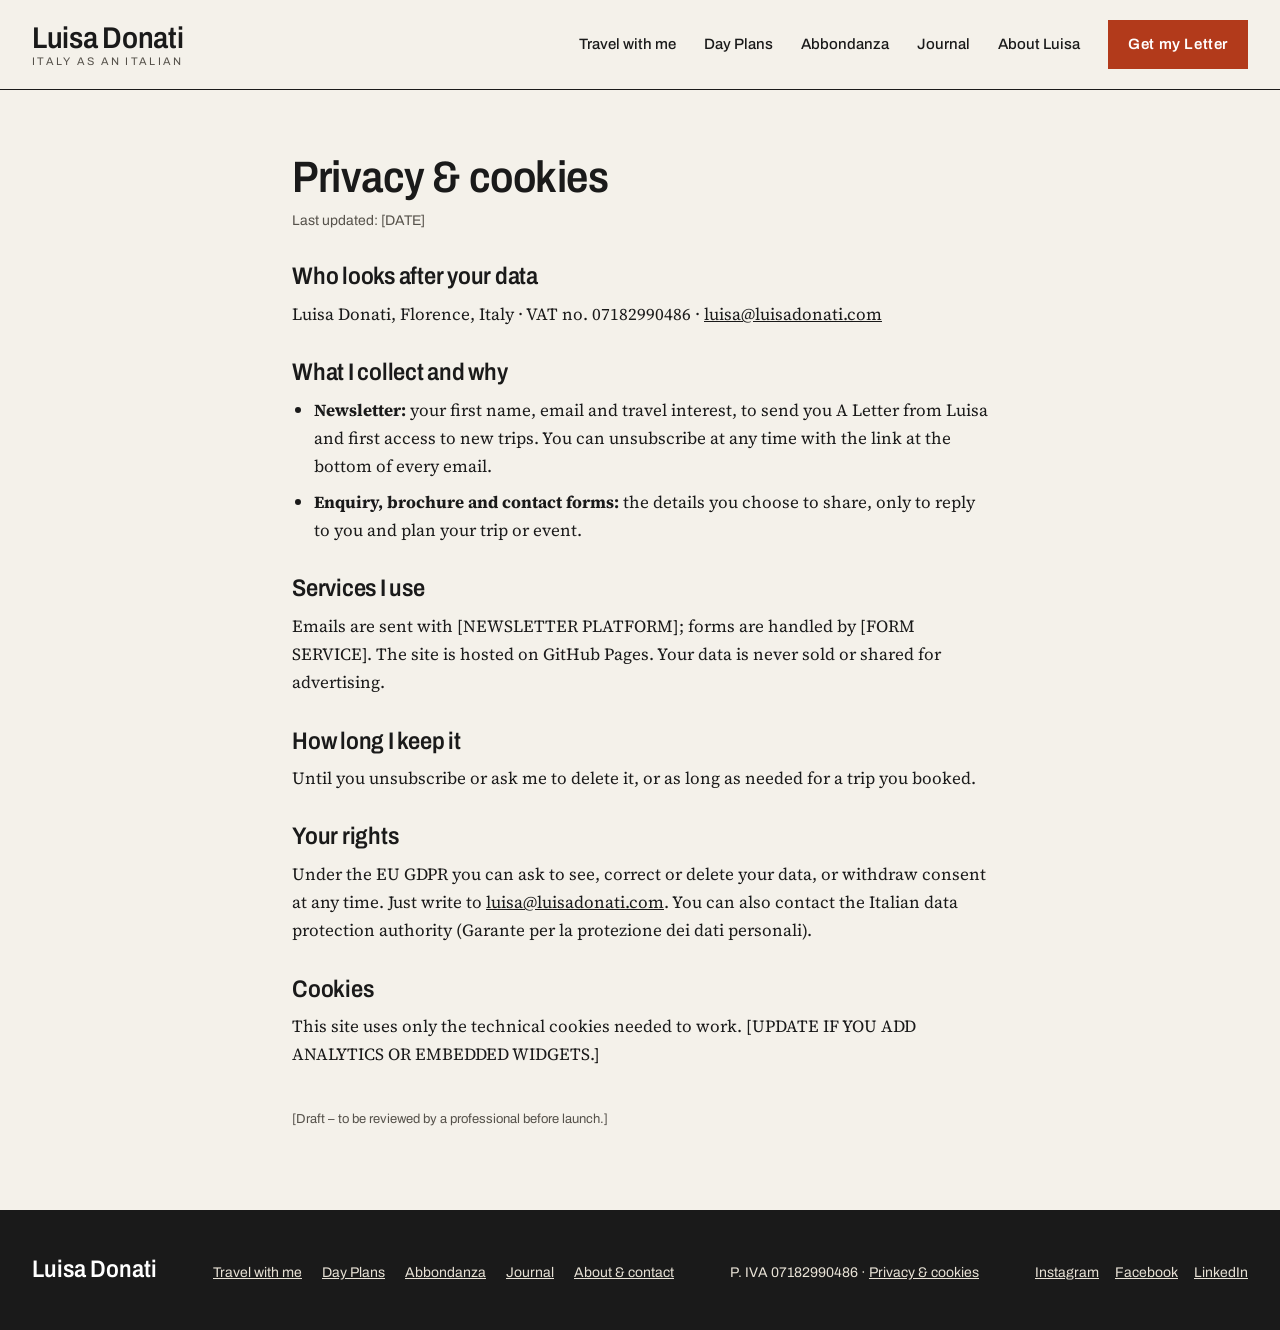
<file: privacy.html>
<!doctype html>
<html lang="en">
<head>
<meta charset="utf-8">
<meta name="viewport" content="width=device-width, initial-scale=1">
<title>Privacy &amp; cookies – Luisa Donati</title>
<meta name="robots" content="noindex">
<link rel="preconnect" href="https://fonts.googleapis.com">
<link rel="preconnect" href="https://fonts.gstatic.com" crossorigin>
<link href="https://fonts.googleapis.com/css2?family=Archivo:wdth,wght@62..125,400..700&amp;family=Source+Serif+4:ital,wght@0,400;0,600;1,400&amp;display=swap" rel="stylesheet">
<link rel="stylesheet" href="css/style.css?v=12">
</head>
<body>
<div style="width: 100%; min-height: 100vh; background: #F4F1EA">

<header style="border-bottom: 1px solid #1A1A1A; background: #F4F1EA">
  <div style="max-width: 1280px; margin: 0 auto; padding: 20px 32px; display: flex; flex-wrap: wrap; align-items: center; justify-content: space-between; gap: 16px">
    <a href="index.html" class="logo" style="text-decoration: none; display: inline-flex; flex-direction: column; align-items: flex-start; line-height: 1.1">
      <span class="logo-name" style="font-family: 'Archivo', sans-serif; font-stretch: 87.5%; font-weight: 600; font-size: 30px; letter-spacing: -0.01em">Luisa Donati</span>
      <span class="logo-tag" style="font-family: 'Archivo', sans-serif; font-size: 11px; letter-spacing: 0.2em; text-transform: uppercase; color: #55514A; white-space: nowrap">Italy as an Italian</span>
    </a>
    <button class="menu-toggle" type="button" aria-expanded="false" aria-controls="site-nav">Menu</button>
<nav id="site-nav" class="site-nav" aria-label="Main" style="display: flex; flex-wrap: wrap; align-items: center; gap: 8px 28px; font-family: 'Archivo', sans-serif; font-size: 15px; font-weight: 500">
      <a href="travel.html" style="text-decoration: none">Travel with me</a>
      <a href="day-plans.html" style="text-decoration: none">Day Plans</a>
      <a href="abbondanza.html" style="text-decoration: none">Abbondanza</a>
      <a href="journal.html" style="text-decoration: none">Journal</a>
      <a href="about.html" style="text-decoration: none">About Luisa</a>
      <a href="index.html#letter" style="background: #B23A1B; color: #FFFFFF; text-decoration: none; padding: 12px 20px; font-weight: 600; letter-spacing: 0.04em; min-height: 44px; box-sizing: border-box; display: inline-flex; align-items: center">Get my Letter</a>
    </nav>
  </div>
</header>


<section style="max-width: 760px; margin: 0 auto; padding: 64px 32px 80px; font-size: 17px">
  <h1 style="font-size: 44px; margin-bottom: 8px">Privacy &amp; cookies</h1>
  <p style="margin: 0 0 32px; font-family: 'Archivo', sans-serif; font-size: 14px; color: #55514A">Last updated: [DATE]</p>

  <h2 style="font-size: 24px; margin: 32px 0 10px">Who looks after your data</h2>
  <p style="margin: 0 0 16px">Luisa Donati, Florence, Italy · VAT no. 07182990486 · <a href="mailto:luisa@luisadonati.com">luisa@luisadonati.com</a></p>

  <h2 style="font-size: 24px; margin: 32px 0 10px">What I collect and why</h2>
  <ul style="margin: 0 0 16px; padding-left: 22px">
    <li style="margin-bottom: 8px"><strong>Newsletter:</strong> your first name, email and travel interest, to send you A Letter from Luisa and first access to new trips. You can unsubscribe at any time with the link at the bottom of every email.</li>
    <li style="margin-bottom: 8px"><strong>Enquiry, brochure and contact forms:</strong> the details you choose to share, only to reply to you and plan your trip or event.</li>
  </ul>

  <h2 style="font-size: 24px; margin: 32px 0 10px">Services I use</h2>
  <p style="margin: 0 0 16px">Emails are sent with [NEWSLETTER PLATFORM]; forms are handled by [FORM SERVICE]. The site is hosted on GitHub Pages. Your data is never sold or shared for advertising.</p>

  <h2 style="font-size: 24px; margin: 32px 0 10px">How long I keep it</h2>
  <p style="margin: 0 0 16px">Until you unsubscribe or ask me to delete it, or as long as needed for a trip you booked.</p>

  <h2 style="font-size: 24px; margin: 32px 0 10px">Your rights</h2>
  <p style="margin: 0 0 16px">Under the EU GDPR you can ask to see, correct or delete your data, or withdraw consent at any time. Just write to <a href="mailto:luisa@luisadonati.com">luisa@luisadonati.com</a>. You can also contact the Italian data protection authority (Garante per la protezione dei dati personali).</p>

  <h2 style="font-size: 24px; margin: 32px 0 10px">Cookies</h2>
  <p style="margin: 0 0 16px">This site uses only the technical cookies needed to work. [UPDATE IF YOU ADD ANALYTICS OR EMBEDDED WIDGETS.]</p>

  <p style="margin: 40px 0 0; font-family: 'Archivo', sans-serif; font-size: 13px; color: #55514A">[Draft – to be reviewed by a professional before launch.]</p>
</section>

<footer style="background: #1A1A1A; color: #E8E2D6; padding: 40px 32px">
  <div style="max-width: 1280px; margin: 0 auto; display: flex; flex-wrap: wrap; justify-content: space-between; align-items: baseline; gap: 20px; font-family: 'Archivo', sans-serif; font-size: 14px">
    <span style="font-stretch: 87.5%; font-weight: 600; font-size: 24px; color: #FFFFFF">Luisa Donati</span>
    <nav aria-label="Footer" style="display: flex; flex-wrap: wrap; gap: 20px"><a href="travel.html" style="color: #E8E2D6">Travel with me</a><a href="day-plans.html" style="color: #E8E2D6">Day Plans</a><a href="abbondanza.html" style="color: #E8E2D6">Abbondanza</a><a href="journal.html" style="color: #E8E2D6">Journal</a><a href="about.html" style="color: #E8E2D6">About &amp; contact</a></nav>
    <span>P. IVA 07182990486 · <a href="privacy.html" style="color: #E8E2D6">Privacy &amp; cookies</a></span>
    <nav aria-label="Social" style="display: flex; flex-wrap: wrap; gap: 16px"><a href="https://www.instagram.com/luisadonati_italiantravel/" target="_blank" rel="noopener" style="color: #E8E2D6">Instagram</a><a href="https://www.facebook.com/luisadonati.italiantravel" target="_blank" rel="noopener" style="color: #E8E2D6">Facebook</a><a href="https://www.linkedin.com/in/luisadonati/" target="_blank" rel="noopener" style="color: #E8E2D6">LinkedIn</a></nav>
  </div>
</footer>
</div>
<script src="js/main.js?v=12"></script>
</body>
</html>
</file>
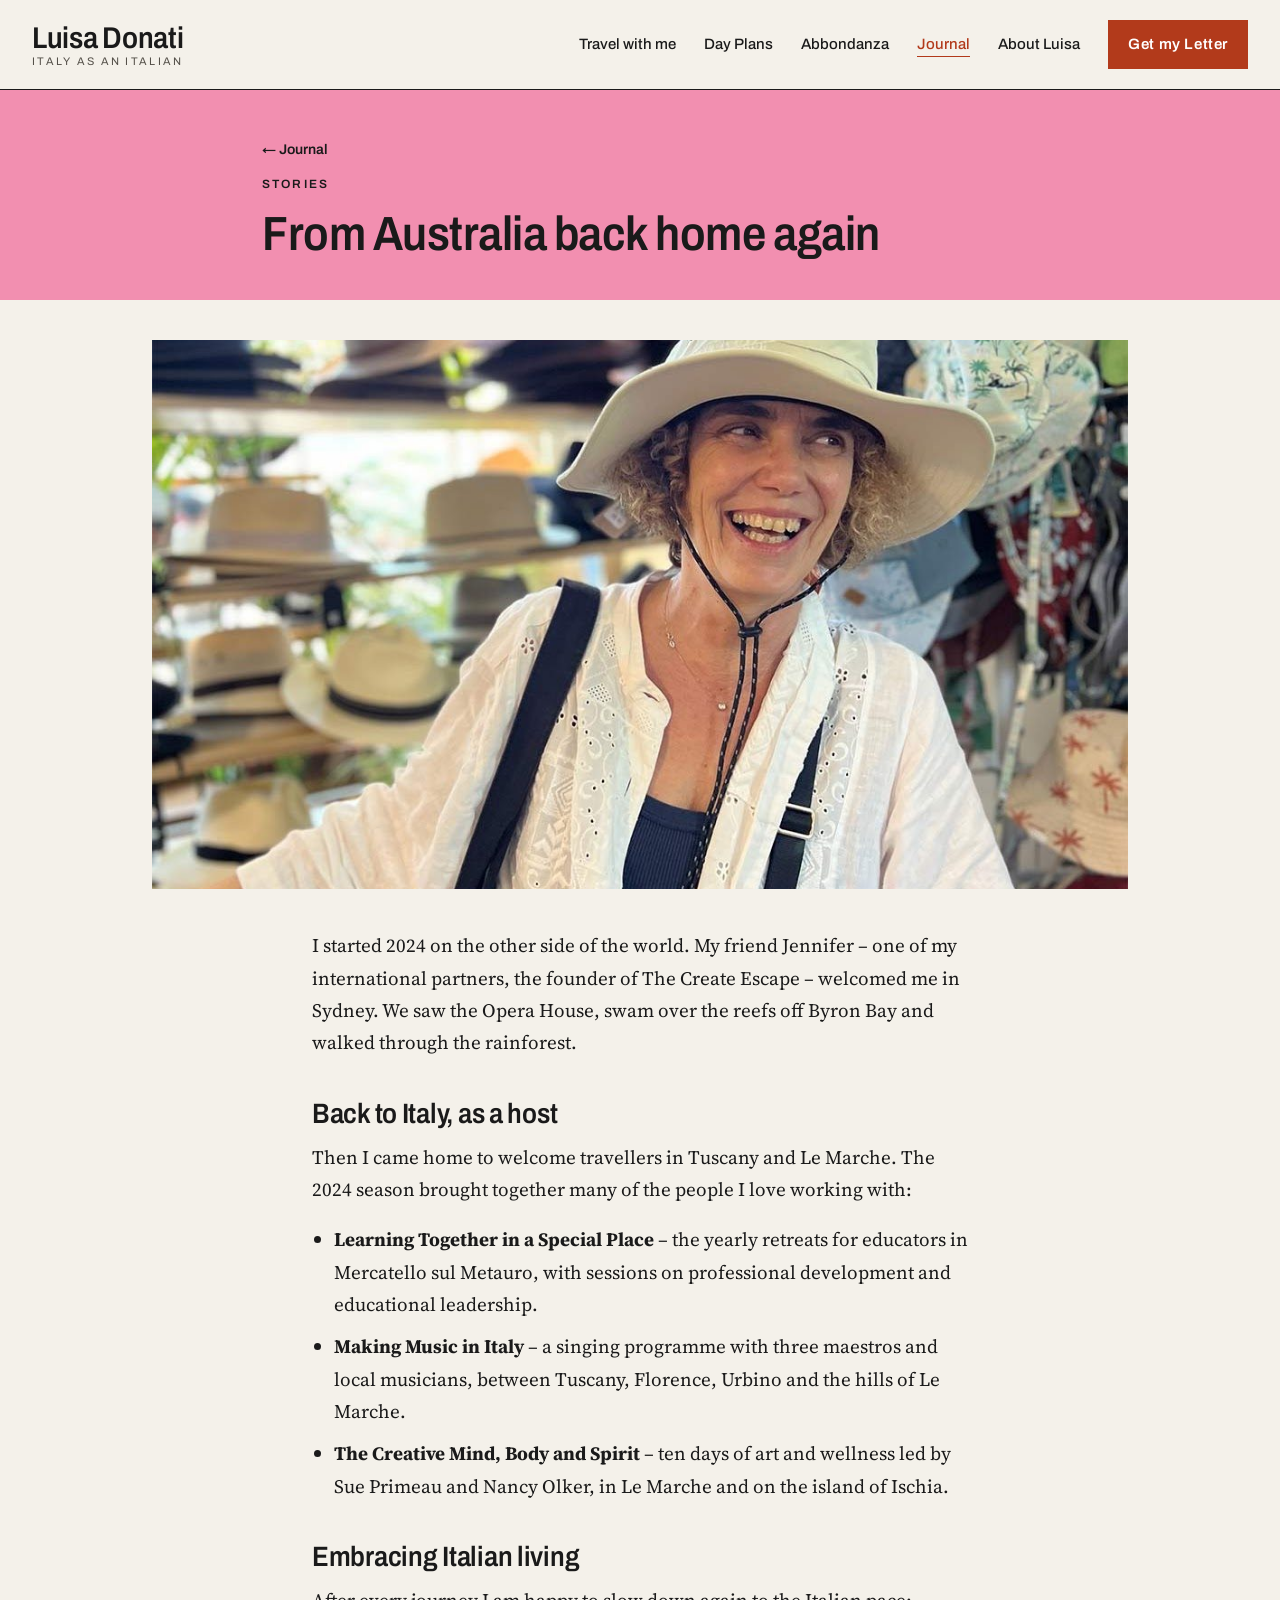
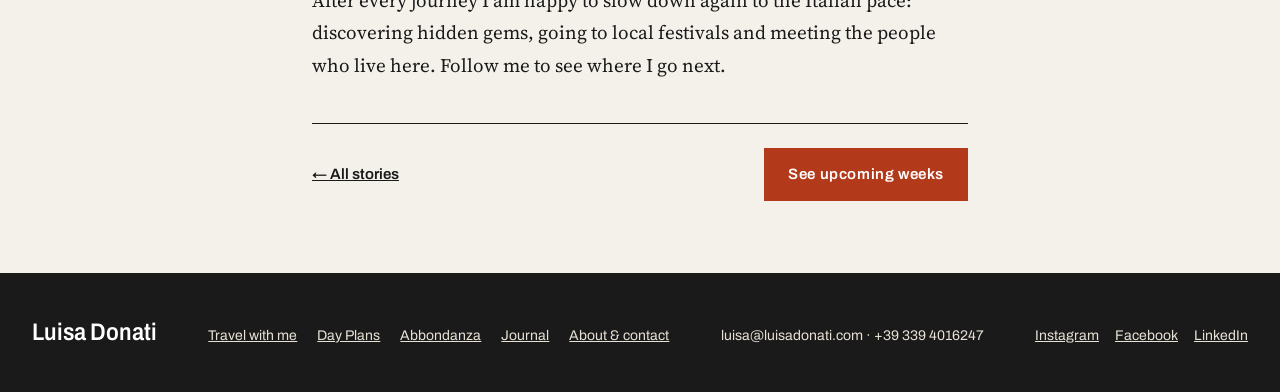
<file: story-australia.html>
<!doctype html>
<html lang="en">
<head>
<meta charset="utf-8">
<meta name="viewport" content="width=device-width, initial-scale=1">
<title>From Australia back home again – Luisa Donati</title>
<meta name="description" content="A trip to Sydney and Byron Bay with The Create Escape, and a season of retreats in Tuscany and Le Marche.">
<link rel="preconnect" href="https://fonts.googleapis.com">
<link rel="preconnect" href="https://fonts.gstatic.com" crossorigin>
<link href="https://fonts.googleapis.com/css2?family=Archivo:wdth,wght@62..125,400..700&amp;family=Source+Serif+4:ital,wght@0,400;0,600;1,400&amp;display=swap" rel="stylesheet">
<link rel="stylesheet" href="css/style.css?v=12">
</head>
<body>
<div style="width: 100%; min-height: 100vh; background: #F4F1EA">

<header style="border-bottom: 1px solid #1A1A1A; background: #F4F1EA">
  <div style="max-width: 1280px; margin: 0 auto; padding: 20px 32px; display: flex; flex-wrap: wrap; align-items: center; justify-content: space-between; gap: 16px">
    <a href="index.html" class="logo" style="text-decoration: none; display: inline-flex; flex-direction: column; align-items: flex-start; line-height: 1.1">
      <span class="logo-name" style="font-family: 'Archivo', sans-serif; font-stretch: 87.5%; font-weight: 600; font-size: 30px; letter-spacing: -0.01em">Luisa Donati</span>
      <span class="logo-tag" style="font-family: 'Archivo', sans-serif; font-size: 11px; letter-spacing: 0.2em; text-transform: uppercase; color: #55514A; white-space: nowrap">Italy as an Italian</span>
    </a>
    <button class="menu-toggle" type="button" aria-expanded="false" aria-controls="site-nav">Menu</button>
<nav id="site-nav" class="site-nav" aria-label="Main" style="display: flex; flex-wrap: wrap; align-items: center; gap: 8px 28px; font-family: 'Archivo', sans-serif; font-size: 15px; font-weight: 500">
      <a href="travel.html" style="text-decoration: none">Travel with me</a>
      <a href="day-plans.html" style="text-decoration: none">Day Plans</a>
      <a href="abbondanza.html" style="text-decoration: none">Abbondanza</a>
      <a href="journal.html" aria-current="page" style="text-decoration: none; color: #B23A1B; border-bottom: 1px solid #B23A1B">Journal</a>
      <a href="about.html" style="text-decoration: none">About Luisa</a>
      <a href="index.html#letter" style="background: #B23A1B; color: #FFFFFF; text-decoration: none; padding: 12px 20px; font-weight: 600; letter-spacing: 0.04em; min-height: 44px; box-sizing: border-box; display: inline-flex; align-items: center">Get my Letter</a>
    </nav>
  </div>
</header>

<!-- Story -->
<article>
  <header style="background: #F28FB0">
    <div style="max-width: 820px; margin: 0 auto; padding: 48px 32px 40px; display: flex; flex-direction: column; gap: 14px">
      <a href="journal.html" style="font-family: 'Archivo', sans-serif; font-size: 14px; font-weight: 600; text-decoration: none">← Journal</a>
      <span style="font-family: 'Archivo', sans-serif; font-size: 12px; font-weight: 600; letter-spacing: 0.18em; text-transform: uppercase">Stories</span>
      <h1 style="font-size: 48px; color: #1A1A1A">From Australia back home again</h1>
    </div>
  </header>
  <div style="max-width: 1040px; margin: 0 auto; padding: 0 32px">
    <img src="images/story-luisa-australia.jpg" alt="Luisa smiling in a hat shop" style="width: 100%; aspect-ratio: 16 / 9; object-fit: cover; background: #CFC6B4; margin-top: 40px">
  </div>
  <div style="max-width: 720px; margin: 0 auto; padding: 40px 32px 24px; font-size: 19px; line-height: 1.7">
<p style="margin: 0 0 18px">I started 2024 on the other side of the world. My friend Jennifer – one of my international partners, the founder of The Create Escape – welcomed me in Sydney. We saw the Opera House, swam over the reefs off Byron Bay and walked through the rainforest.</p>
<h2 style="font-size: 28px; margin: 40px 0 12px">Back to Italy, as a host</h2>
<p style="margin: 0 0 18px">Then I came home to welcome travellers in Tuscany and Le Marche. The 2024 season brought together many of the people I love working with:</p>
<ul style="margin: 0 0 18px; padding-left: 22px">
<li style="margin-bottom: 10px"><strong>Learning Together in a Special Place</strong> – the yearly retreats for educators in Mercatello sul Metauro, with sessions on professional development and educational leadership.</li>
<li style="margin-bottom: 10px"><strong>Making Music in Italy</strong> – a singing programme with three maestros and local musicians, between Tuscany, Florence, Urbino and the hills of Le Marche.</li>
<li style="margin-bottom: 10px"><strong>The Creative Mind, Body and Spirit</strong> – ten days of art and wellness led by Sue Primeau and Nancy Olker, in Le Marche and on the island of Ischia.</li>
</ul>
<h2 style="font-size: 28px; margin: 40px 0 12px">Embracing Italian living</h2>
<p style="margin: 0 0 18px">After every journey I am happy to slow down again to the Italian pace: discovering hidden gems, going to local festivals and meeting the people who live here. Follow me to see where I go next.</p>
  </div>
  <div style="max-width: 720px; margin: 0 auto; padding: 0 32px 72px">
    <div style="border-top: 1px solid #1A1A1A; padding-top: 24px; display: flex; flex-wrap: wrap; justify-content: space-between; align-items: center; gap: 16px">
      <a href="journal.html" style="font-family: 'Archivo', sans-serif; font-size: 15px; font-weight: 600">← All stories</a>
      <a href="travel.html#dates" style="background: #B23A1B; color: #FFFFFF; text-decoration: none; font-family: 'Archivo', sans-serif; font-size: 15px; font-weight: 600; letter-spacing: 0.04em; padding: 14px 24px">See upcoming weeks</a>
    </div>
  </div>
</article>

<footer style="background: #1A1A1A; color: #E8E2D6; padding: 40px 32px">
  <div style="max-width: 1280px; margin: 0 auto; display: flex; flex-wrap: wrap; justify-content: space-between; align-items: baseline; gap: 20px; font-family: 'Archivo', sans-serif; font-size: 14px">
    <span style="font-stretch: 87.5%; font-weight: 600; font-size: 24px; color: #FFFFFF">Luisa Donati</span>
    <nav aria-label="Footer" style="display: flex; flex-wrap: wrap; gap: 20px"><a href="travel.html" style="color: #E8E2D6">Travel with me</a><a href="day-plans.html" style="color: #E8E2D6">Day Plans</a><a href="abbondanza.html" style="color: #E8E2D6">Abbondanza</a><a href="journal.html" style="color: #E8E2D6">Journal</a><a href="about.html" style="color: #E8E2D6">About &amp; contact</a></nav>
    <span>luisa@luisadonati.com · +39 339 4016247</span>
    <nav aria-label="Social" style="display: flex; flex-wrap: wrap; gap: 16px"><a href="https://www.instagram.com/luisadonati_italiantravel/" target="_blank" rel="noopener" style="color: #E8E2D6">Instagram</a><a href="https://www.facebook.com/luisadonati.italiantravel" target="_blank" rel="noopener" style="color: #E8E2D6">Facebook</a><a href="https://www.linkedin.com/in/luisadonati/" target="_blank" rel="noopener" style="color: #E8E2D6">LinkedIn</a></nav>
  </div>
</footer>
</div>
<script src="js/main.js?v=12"></script>
</body>
</html>
</file>
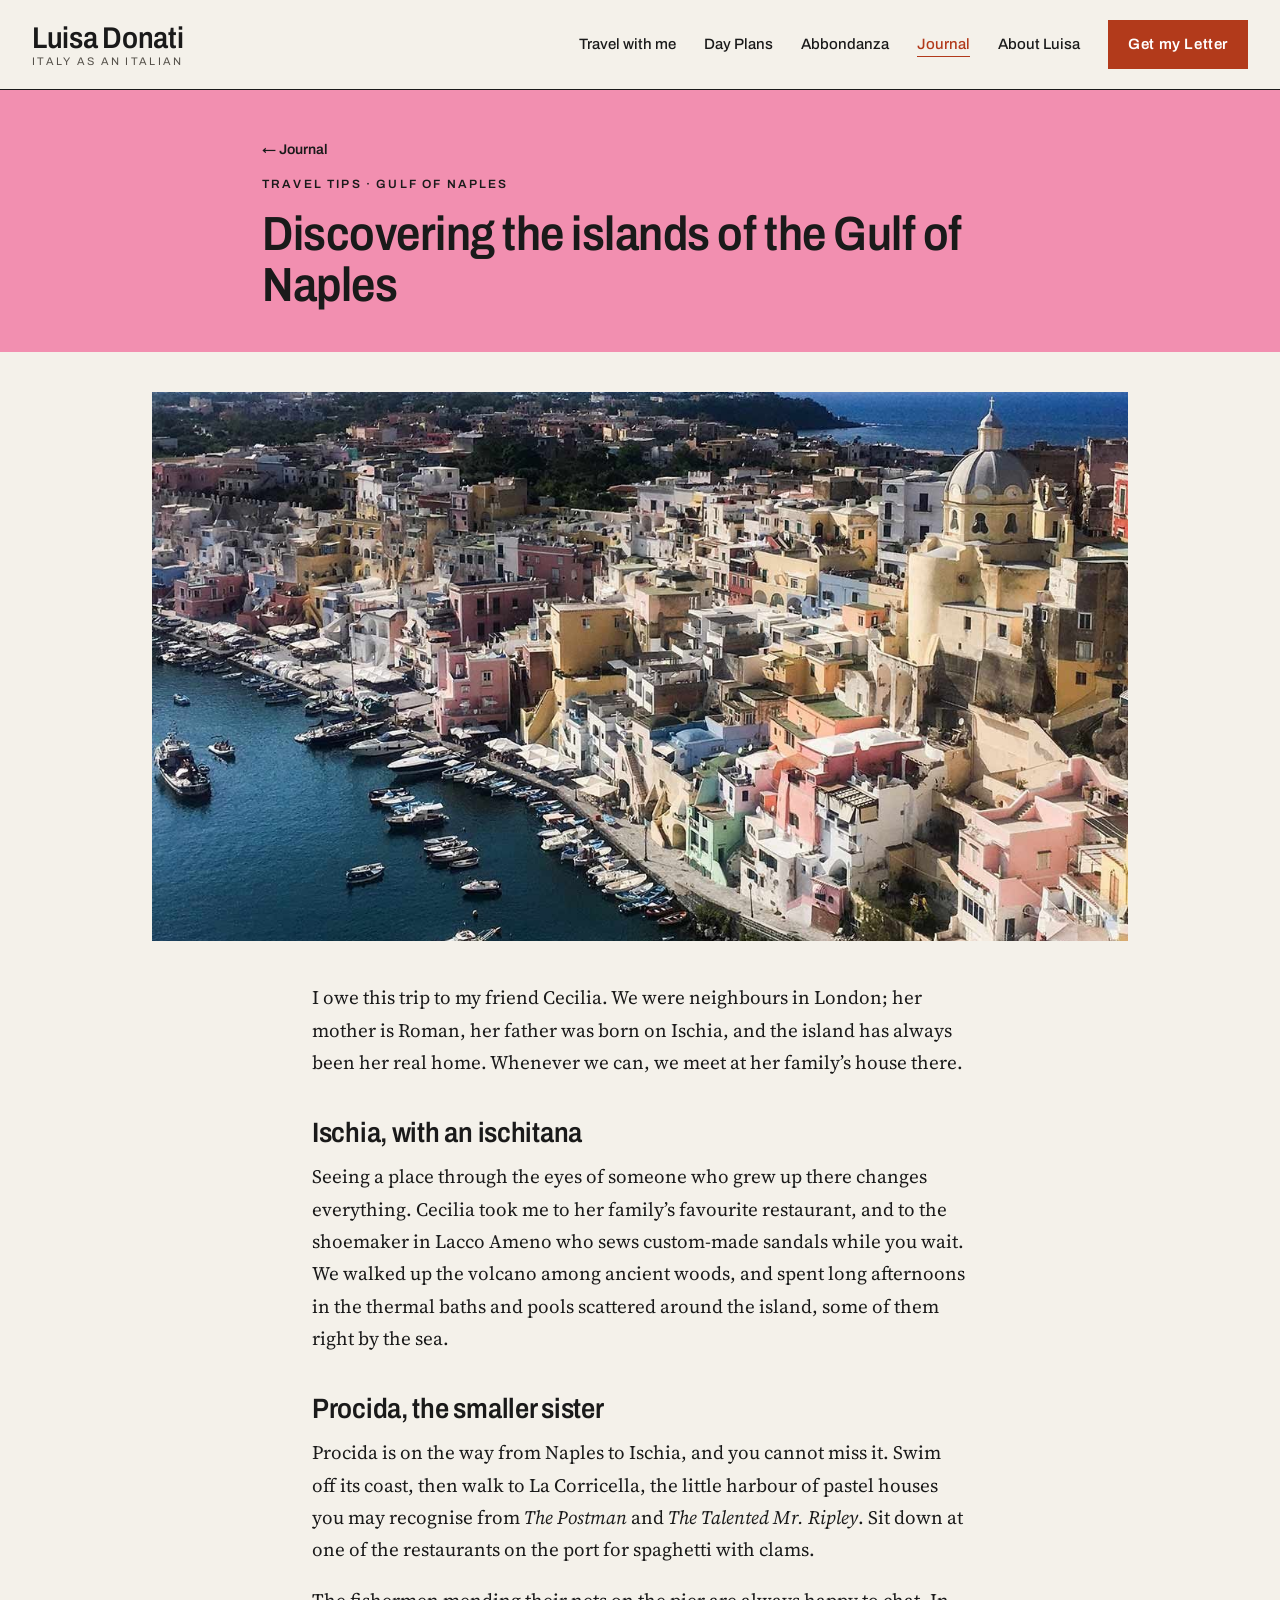
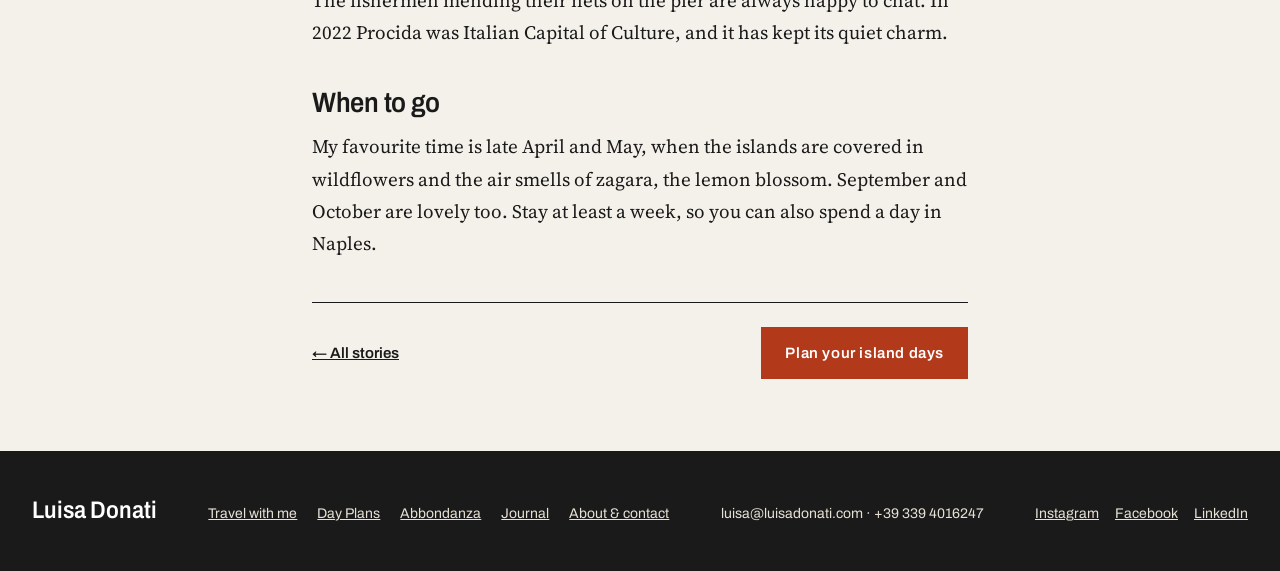
<file: story-gulf-of-naples.html>
<!doctype html>
<html lang="en">
<head>
<meta charset="utf-8">
<meta name="viewport" content="width=device-width, initial-scale=1">
<title>Discovering the islands of the Gulf of Naples – Luisa Donati</title>
<meta name="description" content="Ischia through the eyes of a local friend and Procida’s pastel harbour of La Corricella: a guide to the islands of the Gulf of Naples.">
<link rel="preconnect" href="https://fonts.googleapis.com">
<link rel="preconnect" href="https://fonts.gstatic.com" crossorigin>
<link href="https://fonts.googleapis.com/css2?family=Archivo:wdth,wght@62..125,400..700&amp;family=Source+Serif+4:ital,wght@0,400;0,600;1,400&amp;display=swap" rel="stylesheet">
<link rel="stylesheet" href="css/style.css?v=12">
</head>
<body>
<div style="width: 100%; min-height: 100vh; background: #F4F1EA">

<header style="border-bottom: 1px solid #1A1A1A; background: #F4F1EA">
  <div style="max-width: 1280px; margin: 0 auto; padding: 20px 32px; display: flex; flex-wrap: wrap; align-items: center; justify-content: space-between; gap: 16px">
    <a href="index.html" class="logo" style="text-decoration: none; display: inline-flex; flex-direction: column; align-items: flex-start; line-height: 1.1">
      <span class="logo-name" style="font-family: 'Archivo', sans-serif; font-stretch: 87.5%; font-weight: 600; font-size: 30px; letter-spacing: -0.01em">Luisa Donati</span>
      <span class="logo-tag" style="font-family: 'Archivo', sans-serif; font-size: 11px; letter-spacing: 0.2em; text-transform: uppercase; color: #55514A; white-space: nowrap">Italy as an Italian</span>
    </a>
    <button class="menu-toggle" type="button" aria-expanded="false" aria-controls="site-nav">Menu</button>
<nav id="site-nav" class="site-nav" aria-label="Main" style="display: flex; flex-wrap: wrap; align-items: center; gap: 8px 28px; font-family: 'Archivo', sans-serif; font-size: 15px; font-weight: 500">
      <a href="travel.html" style="text-decoration: none">Travel with me</a>
      <a href="day-plans.html" style="text-decoration: none">Day Plans</a>
      <a href="abbondanza.html" style="text-decoration: none">Abbondanza</a>
      <a href="journal.html" aria-current="page" style="text-decoration: none; color: #B23A1B; border-bottom: 1px solid #B23A1B">Journal</a>
      <a href="about.html" style="text-decoration: none">About Luisa</a>
      <a href="index.html#letter" style="background: #B23A1B; color: #FFFFFF; text-decoration: none; padding: 12px 20px; font-weight: 600; letter-spacing: 0.04em; min-height: 44px; box-sizing: border-box; display: inline-flex; align-items: center">Get my Letter</a>
    </nav>
  </div>
</header>

<!-- Story -->
<article>
  <header style="background: #F28FB0">
    <div style="max-width: 820px; margin: 0 auto; padding: 48px 32px 40px; display: flex; flex-direction: column; gap: 14px">
      <a href="journal.html" style="font-family: 'Archivo', sans-serif; font-size: 14px; font-weight: 600; text-decoration: none">← Journal</a>
      <span style="font-family: 'Archivo', sans-serif; font-size: 12px; font-weight: 600; letter-spacing: 0.18em; text-transform: uppercase">Travel tips · Gulf of Naples</span>
      <h1 style="font-size: 48px; color: #1A1A1A">Discovering the islands of the Gulf of Naples</h1>
    </div>
  </header>
  <div style="max-width: 1040px; margin: 0 auto; padding: 0 32px">
    <img src="images/story-procida-corricella.jpg" alt="La Corricella, Procida" style="width: 100%; aspect-ratio: 16 / 9; object-fit: cover; background: #CFC6B4; margin-top: 40px">
  </div>
  <div style="max-width: 720px; margin: 0 auto; padding: 40px 32px 24px; font-size: 19px; line-height: 1.7">
<p style="margin: 0 0 18px">I owe this trip to my friend Cecilia. We were neighbours in London; her mother is Roman, her father was born on Ischia, and the island has always been her real home. Whenever we can, we meet at her family’s house there.</p>
<h2 style="font-size: 28px; margin: 40px 0 12px">Ischia, with an ischitana</h2>
<p style="margin: 0 0 18px">Seeing a place through the eyes of someone who grew up there changes everything. Cecilia took me to her family’s favourite restaurant, and to the shoemaker in Lacco Ameno who sews custom-made sandals while you wait. We walked up the volcano among ancient woods, and spent long afternoons in the thermal baths and pools scattered around the island, some of them right by the sea.</p>
<h2 style="font-size: 28px; margin: 40px 0 12px">Procida, the smaller sister</h2>
<p style="margin: 0 0 18px">Procida is on the way from Naples to Ischia, and you cannot miss it. Swim off its coast, then walk to La Corricella, the little harbour of pastel houses you may recognise from <em>The Postman</em> and <em>The Talented Mr. Ripley</em>. Sit down at one of the restaurants on the port for spaghetti with clams.</p>
<p style="margin: 0 0 18px">The fishermen mending their nets on the pier are always happy to chat. In 2022 Procida was Italian Capital of Culture, and it has kept its quiet charm.</p>
<h2 style="font-size: 28px; margin: 40px 0 12px">When to go</h2>
<p style="margin: 0 0 18px">My favourite time is late April and May, when the islands are covered in wildflowers and the air smells of zagara, the lemon blossom. September and October are lovely too. Stay at least a week, so you can also spend a day in Naples.</p>
  </div>
  <div style="max-width: 720px; margin: 0 auto; padding: 0 32px 72px">
    <div style="border-top: 1px solid #1A1A1A; padding-top: 24px; display: flex; flex-wrap: wrap; justify-content: space-between; align-items: center; gap: 16px">
      <a href="journal.html" style="font-family: 'Archivo', sans-serif; font-size: 15px; font-weight: 600">← All stories</a>
      <a href="travel.html" style="background: #B23A1B; color: #FFFFFF; text-decoration: none; font-family: 'Archivo', sans-serif; font-size: 15px; font-weight: 600; letter-spacing: 0.04em; padding: 14px 24px">Plan your island days</a>
    </div>
  </div>
</article>

<footer style="background: #1A1A1A; color: #E8E2D6; padding: 40px 32px">
  <div style="max-width: 1280px; margin: 0 auto; display: flex; flex-wrap: wrap; justify-content: space-between; align-items: baseline; gap: 20px; font-family: 'Archivo', sans-serif; font-size: 14px">
    <span style="font-stretch: 87.5%; font-weight: 600; font-size: 24px; color: #FFFFFF">Luisa Donati</span>
    <nav aria-label="Footer" style="display: flex; flex-wrap: wrap; gap: 20px"><a href="travel.html" style="color: #E8E2D6">Travel with me</a><a href="day-plans.html" style="color: #E8E2D6">Day Plans</a><a href="abbondanza.html" style="color: #E8E2D6">Abbondanza</a><a href="journal.html" style="color: #E8E2D6">Journal</a><a href="about.html" style="color: #E8E2D6">About &amp; contact</a></nav>
    <span>luisa@luisadonati.com · +39 339 4016247</span>
    <nav aria-label="Social" style="display: flex; flex-wrap: wrap; gap: 16px"><a href="https://www.instagram.com/luisadonati_italiantravel/" target="_blank" rel="noopener" style="color: #E8E2D6">Instagram</a><a href="https://www.facebook.com/luisadonati.italiantravel" target="_blank" rel="noopener" style="color: #E8E2D6">Facebook</a><a href="https://www.linkedin.com/in/luisadonati/" target="_blank" rel="noopener" style="color: #E8E2D6">LinkedIn</a></nav>
  </div>
</footer>
</div>
<script src="js/main.js?v=12"></script>
</body>
</html>
</file>
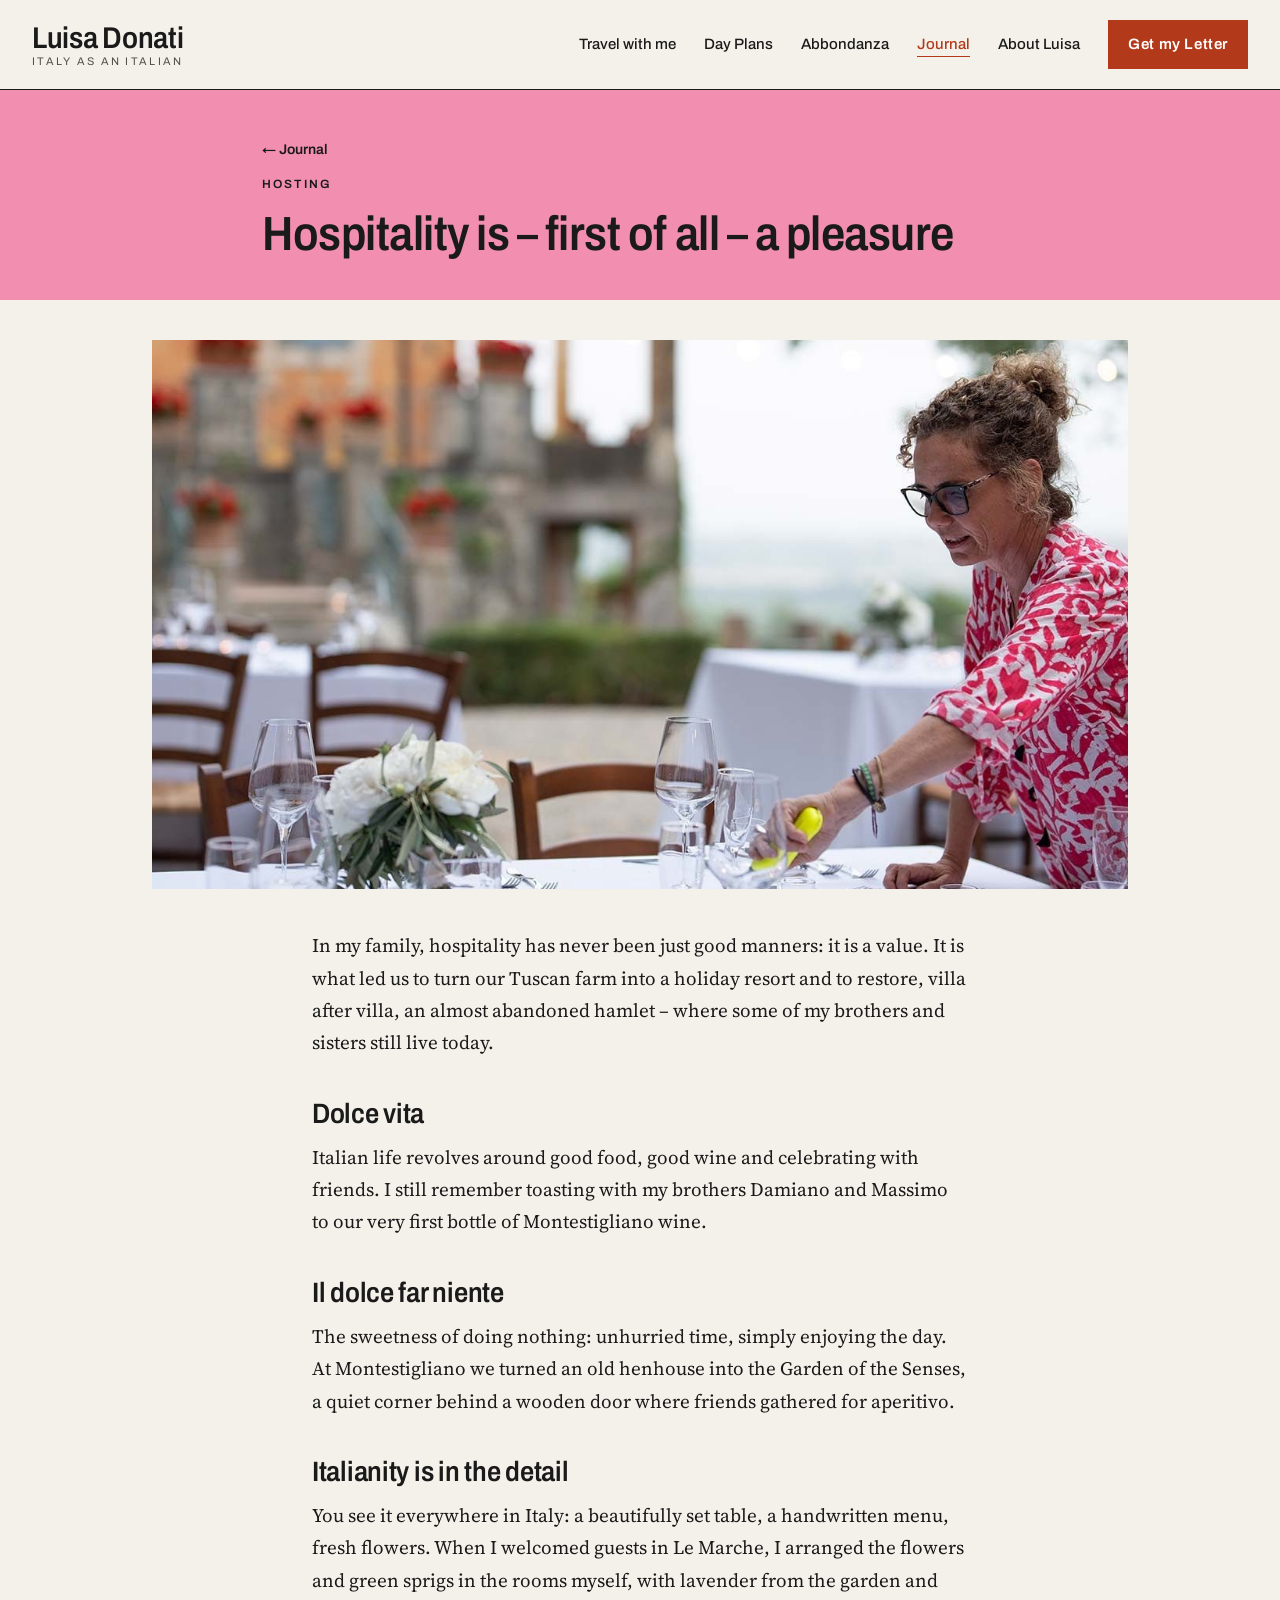
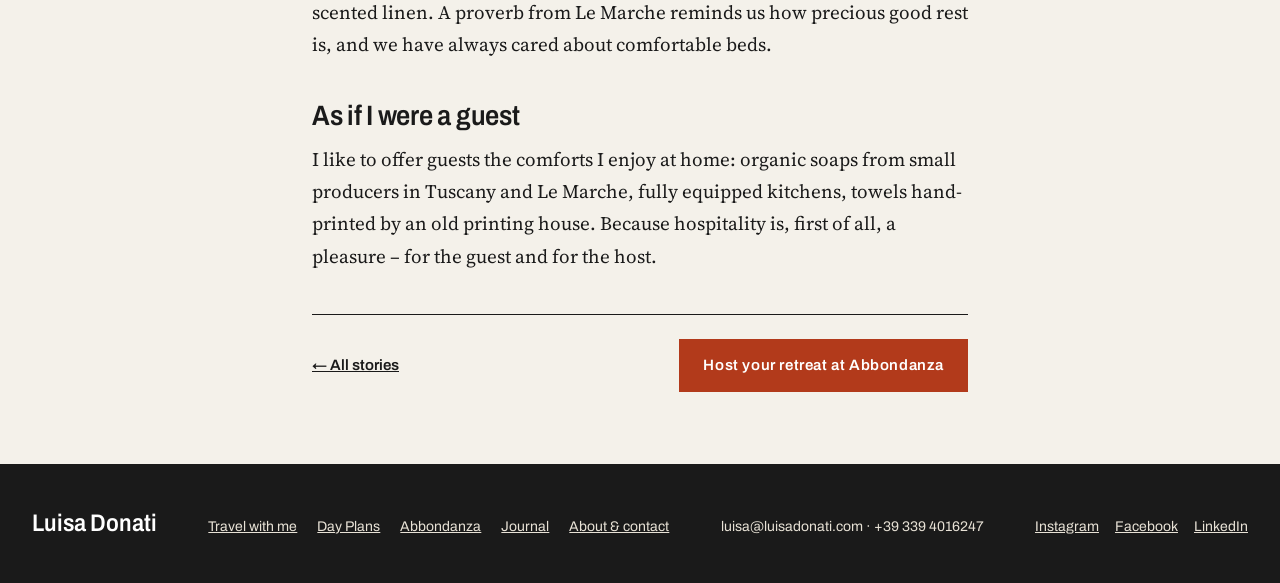
<file: story-hospitality.html>
<!doctype html>
<html lang="en">
<head>
<meta charset="utf-8">
<meta name="viewport" content="width=device-width, initial-scale=1">
<title>Hospitality is – first of all – a pleasure – Luisa Donati</title>
<meta name="description" content="Hospitality as a family value: the dolce vita, the dolce far niente and the Italian attention to detail, by Luisa Donati.">
<link rel="preconnect" href="https://fonts.googleapis.com">
<link rel="preconnect" href="https://fonts.gstatic.com" crossorigin>
<link href="https://fonts.googleapis.com/css2?family=Archivo:wdth,wght@62..125,400..700&amp;family=Source+Serif+4:ital,wght@0,400;0,600;1,400&amp;display=swap" rel="stylesheet">
<link rel="stylesheet" href="css/style.css?v=12">
</head>
<body>
<div style="width: 100%; min-height: 100vh; background: #F4F1EA">

<header style="border-bottom: 1px solid #1A1A1A; background: #F4F1EA">
  <div style="max-width: 1280px; margin: 0 auto; padding: 20px 32px; display: flex; flex-wrap: wrap; align-items: center; justify-content: space-between; gap: 16px">
    <a href="index.html" class="logo" style="text-decoration: none; display: inline-flex; flex-direction: column; align-items: flex-start; line-height: 1.1">
      <span class="logo-name" style="font-family: 'Archivo', sans-serif; font-stretch: 87.5%; font-weight: 600; font-size: 30px; letter-spacing: -0.01em">Luisa Donati</span>
      <span class="logo-tag" style="font-family: 'Archivo', sans-serif; font-size: 11px; letter-spacing: 0.2em; text-transform: uppercase; color: #55514A; white-space: nowrap">Italy as an Italian</span>
    </a>
    <button class="menu-toggle" type="button" aria-expanded="false" aria-controls="site-nav">Menu</button>
<nav id="site-nav" class="site-nav" aria-label="Main" style="display: flex; flex-wrap: wrap; align-items: center; gap: 8px 28px; font-family: 'Archivo', sans-serif; font-size: 15px; font-weight: 500">
      <a href="travel.html" style="text-decoration: none">Travel with me</a>
      <a href="day-plans.html" style="text-decoration: none">Day Plans</a>
      <a href="abbondanza.html" style="text-decoration: none">Abbondanza</a>
      <a href="journal.html" aria-current="page" style="text-decoration: none; color: #B23A1B; border-bottom: 1px solid #B23A1B">Journal</a>
      <a href="about.html" style="text-decoration: none">About Luisa</a>
      <a href="index.html#letter" style="background: #B23A1B; color: #FFFFFF; text-decoration: none; padding: 12px 20px; font-weight: 600; letter-spacing: 0.04em; min-height: 44px; box-sizing: border-box; display: inline-flex; align-items: center">Get my Letter</a>
    </nav>
  </div>
</header>

<!-- Story -->
<article>
  <header style="background: #F28FB0">
    <div style="max-width: 820px; margin: 0 auto; padding: 48px 32px 40px; display: flex; flex-direction: column; gap: 14px">
      <a href="journal.html" style="font-family: 'Archivo', sans-serif; font-size: 14px; font-weight: 600; text-decoration: none">← Journal</a>
      <span style="font-family: 'Archivo', sans-serif; font-size: 12px; font-weight: 600; letter-spacing: 0.18em; text-transform: uppercase">Hosting</span>
      <h1 style="font-size: 48px; color: #1A1A1A">Hospitality is – first of all – a pleasure</h1>
    </div>
  </header>
  <div style="max-width: 1040px; margin: 0 auto; padding: 0 32px">
    <img src="images/story-luisa-table.jpg" alt="Luisa setting a table for dinner outdoors" style="width: 100%; aspect-ratio: 16 / 9; object-fit: cover; background: #CFC6B4; margin-top: 40px">
  </div>
  <div style="max-width: 720px; margin: 0 auto; padding: 40px 32px 24px; font-size: 19px; line-height: 1.7">
<p style="margin: 0 0 18px">In my family, hospitality has never been just good manners: it is a value. It is what led us to turn our Tuscan farm into a holiday resort and to restore, villa after villa, an almost abandoned hamlet – where some of my brothers and sisters still live today.</p>
<h2 style="font-size: 28px; margin: 40px 0 12px">Dolce vita</h2>
<p style="margin: 0 0 18px">Italian life revolves around good food, good wine and celebrating with friends. I still remember toasting with my brothers Damiano and Massimo to our very first bottle of Montestigliano wine.</p>
<h2 style="font-size: 28px; margin: 40px 0 12px">Il dolce far niente</h2>
<p style="margin: 0 0 18px">The sweetness of doing nothing: unhurried time, simply enjoying the day. At Montestigliano we turned an old henhouse into the Garden of the Senses, a quiet corner behind a wooden door where friends gathered for aperitivo.</p>
<h2 style="font-size: 28px; margin: 40px 0 12px">Italianity is in the detail</h2>
<p style="margin: 0 0 18px">You see it everywhere in Italy: a beautifully set table, a handwritten menu, fresh flowers. When I welcomed guests in Le Marche, I arranged the flowers and green sprigs in the rooms myself, with lavender from the garden and scented linen. A proverb from Le Marche reminds us how precious good rest is, and we have always cared about comfortable beds.</p>
<h2 style="font-size: 28px; margin: 40px 0 12px">As if I were a guest</h2>
<p style="margin: 0 0 18px">I like to offer guests the comforts I enjoy at home: organic soaps from small producers in Tuscany and Le Marche, fully equipped kitchens, towels hand-printed by an old printing house. Because hospitality is, first of all, a pleasure – for the guest and for the host.</p>
  </div>
  <div style="max-width: 720px; margin: 0 auto; padding: 0 32px 72px">
    <div style="border-top: 1px solid #1A1A1A; padding-top: 24px; display: flex; flex-wrap: wrap; justify-content: space-between; align-items: center; gap: 16px">
      <a href="journal.html" style="font-family: 'Archivo', sans-serif; font-size: 15px; font-weight: 600">← All stories</a>
      <a href="abbondanza.html" style="background: #B23A1B; color: #FFFFFF; text-decoration: none; font-family: 'Archivo', sans-serif; font-size: 15px; font-weight: 600; letter-spacing: 0.04em; padding: 14px 24px">Host your retreat at Abbondanza</a>
    </div>
  </div>
</article>

<footer style="background: #1A1A1A; color: #E8E2D6; padding: 40px 32px">
  <div style="max-width: 1280px; margin: 0 auto; display: flex; flex-wrap: wrap; justify-content: space-between; align-items: baseline; gap: 20px; font-family: 'Archivo', sans-serif; font-size: 14px">
    <span style="font-stretch: 87.5%; font-weight: 600; font-size: 24px; color: #FFFFFF">Luisa Donati</span>
    <nav aria-label="Footer" style="display: flex; flex-wrap: wrap; gap: 20px"><a href="travel.html" style="color: #E8E2D6">Travel with me</a><a href="day-plans.html" style="color: #E8E2D6">Day Plans</a><a href="abbondanza.html" style="color: #E8E2D6">Abbondanza</a><a href="journal.html" style="color: #E8E2D6">Journal</a><a href="about.html" style="color: #E8E2D6">About &amp; contact</a></nav>
    <span>luisa@luisadonati.com · +39 339 4016247</span>
    <nav aria-label="Social" style="display: flex; flex-wrap: wrap; gap: 16px"><a href="https://www.instagram.com/luisadonati_italiantravel/" target="_blank" rel="noopener" style="color: #E8E2D6">Instagram</a><a href="https://www.facebook.com/luisadonati.italiantravel" target="_blank" rel="noopener" style="color: #E8E2D6">Facebook</a><a href="https://www.linkedin.com/in/luisadonati/" target="_blank" rel="noopener" style="color: #E8E2D6">LinkedIn</a></nav>
  </div>
</footer>
</div>
<script src="js/main.js?v=12"></script>
</body>
</html>
</file>
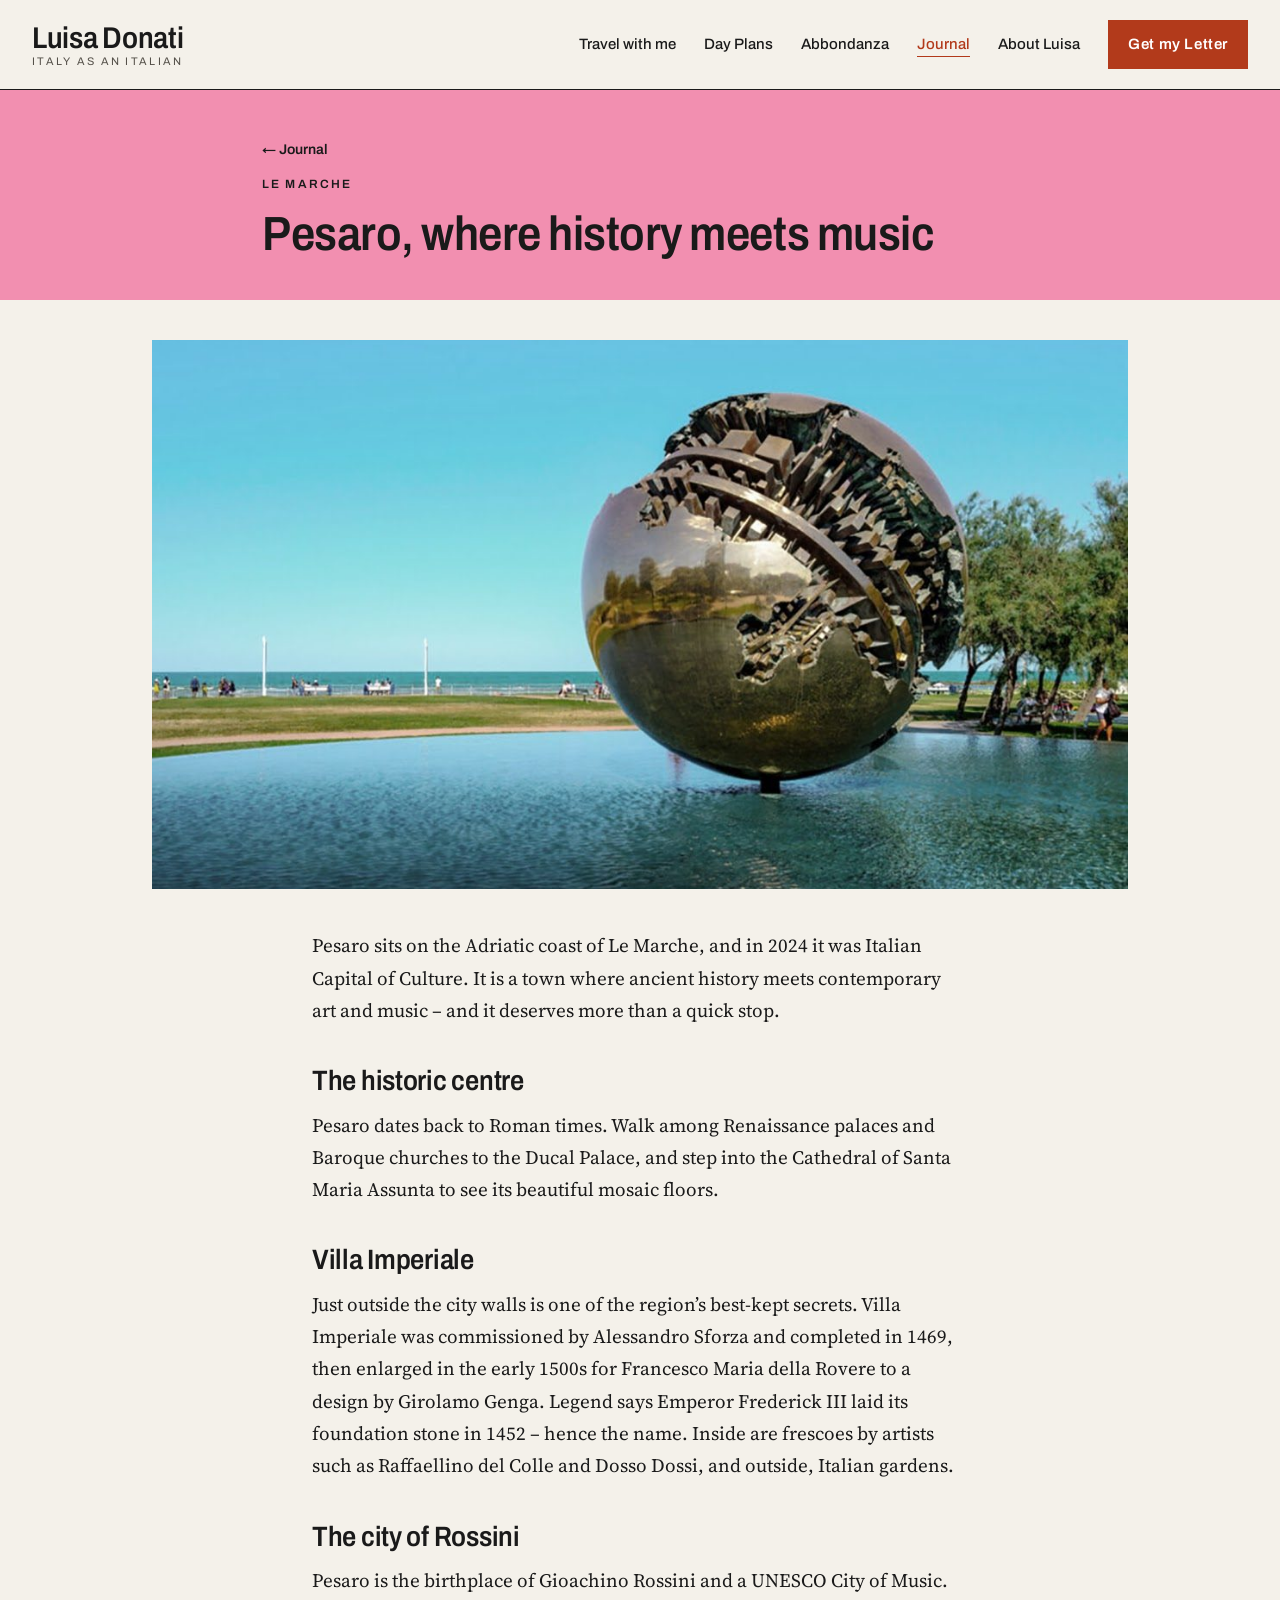
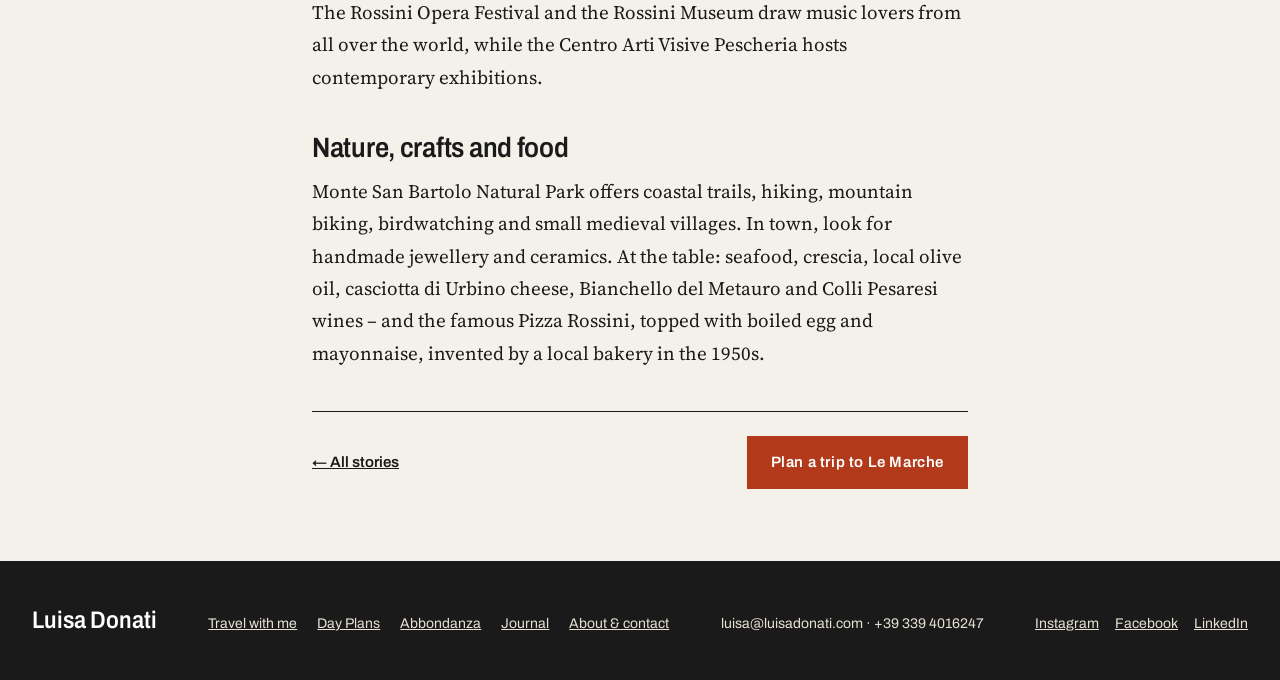
<file: story-pesaro.html>
<!doctype html>
<html lang="en">
<head>
<meta charset="utf-8">
<meta name="viewport" content="width=device-width, initial-scale=1">
<title>Pesaro, where history meets music – Luisa Donati</title>
<meta name="description" content="Pesaro, on the Adriatic coast of Le Marche: Renaissance palaces, Villa Imperiale, Rossini, Monte San Bartolo and Pizza Rossini.">
<link rel="preconnect" href="https://fonts.googleapis.com">
<link rel="preconnect" href="https://fonts.gstatic.com" crossorigin>
<link href="https://fonts.googleapis.com/css2?family=Archivo:wdth,wght@62..125,400..700&amp;family=Source+Serif+4:ital,wght@0,400;0,600;1,400&amp;display=swap" rel="stylesheet">
<link rel="stylesheet" href="css/style.css?v=12">
</head>
<body>
<div style="width: 100%; min-height: 100vh; background: #F4F1EA">

<header style="border-bottom: 1px solid #1A1A1A; background: #F4F1EA">
  <div style="max-width: 1280px; margin: 0 auto; padding: 20px 32px; display: flex; flex-wrap: wrap; align-items: center; justify-content: space-between; gap: 16px">
    <a href="index.html" class="logo" style="text-decoration: none; display: inline-flex; flex-direction: column; align-items: flex-start; line-height: 1.1">
      <span class="logo-name" style="font-family: 'Archivo', sans-serif; font-stretch: 87.5%; font-weight: 600; font-size: 30px; letter-spacing: -0.01em">Luisa Donati</span>
      <span class="logo-tag" style="font-family: 'Archivo', sans-serif; font-size: 11px; letter-spacing: 0.2em; text-transform: uppercase; color: #55514A; white-space: nowrap">Italy as an Italian</span>
    </a>
    <button class="menu-toggle" type="button" aria-expanded="false" aria-controls="site-nav">Menu</button>
<nav id="site-nav" class="site-nav" aria-label="Main" style="display: flex; flex-wrap: wrap; align-items: center; gap: 8px 28px; font-family: 'Archivo', sans-serif; font-size: 15px; font-weight: 500">
      <a href="travel.html" style="text-decoration: none">Travel with me</a>
      <a href="day-plans.html" style="text-decoration: none">Day Plans</a>
      <a href="abbondanza.html" style="text-decoration: none">Abbondanza</a>
      <a href="journal.html" aria-current="page" style="text-decoration: none; color: #B23A1B; border-bottom: 1px solid #B23A1B">Journal</a>
      <a href="about.html" style="text-decoration: none">About Luisa</a>
      <a href="index.html#letter" style="background: #B23A1B; color: #FFFFFF; text-decoration: none; padding: 12px 20px; font-weight: 600; letter-spacing: 0.04em; min-height: 44px; box-sizing: border-box; display: inline-flex; align-items: center">Get my Letter</a>
    </nav>
  </div>
</header>

<!-- Story -->
<article>
  <header style="background: #F28FB0">
    <div style="max-width: 820px; margin: 0 auto; padding: 48px 32px 40px; display: flex; flex-direction: column; gap: 14px">
      <a href="journal.html" style="font-family: 'Archivo', sans-serif; font-size: 14px; font-weight: 600; text-decoration: none">← Journal</a>
      <span style="font-family: 'Archivo', sans-serif; font-size: 12px; font-weight: 600; letter-spacing: 0.18em; text-transform: uppercase">Le Marche</span>
      <h1 style="font-size: 48px; color: #1A1A1A">Pesaro, where history meets music</h1>
    </div>
  </header>
  <div style="max-width: 1040px; margin: 0 auto; padding: 0 32px">
    <img src="images/story-pesaro-sfera.jpg" alt="Arnaldo Pomodoro&#39;s Sphere on the seafront of Pesaro" style="width: 100%; aspect-ratio: 16 / 9; object-fit: cover; background: #CFC6B4; margin-top: 40px">
  </div>
  <div style="max-width: 720px; margin: 0 auto; padding: 40px 32px 24px; font-size: 19px; line-height: 1.7">
<p style="margin: 0 0 18px">Pesaro sits on the Adriatic coast of Le Marche, and in 2024 it was Italian Capital of Culture. It is a town where ancient history meets contemporary art and music – and it deserves more than a quick stop.</p>
<h2 style="font-size: 28px; margin: 40px 0 12px">The historic centre</h2>
<p style="margin: 0 0 18px">Pesaro dates back to Roman times. Walk among Renaissance palaces and Baroque churches to the Ducal Palace, and step into the Cathedral of Santa Maria Assunta to see its beautiful mosaic floors.</p>
<h2 style="font-size: 28px; margin: 40px 0 12px">Villa Imperiale</h2>
<p style="margin: 0 0 18px">Just outside the city walls is one of the region’s best-kept secrets. Villa Imperiale was commissioned by Alessandro Sforza and completed in 1469, then enlarged in the early 1500s for Francesco Maria della Rovere to a design by Girolamo Genga. Legend says Emperor Frederick III laid its foundation stone in 1452 – hence the name. Inside are frescoes by artists such as Raffaellino del Colle and Dosso Dossi, and outside, Italian gardens.</p>
<h2 style="font-size: 28px; margin: 40px 0 12px">The city of Rossini</h2>
<p style="margin: 0 0 18px">Pesaro is the birthplace of Gioachino Rossini and a UNESCO City of Music. The Rossini Opera Festival and the Rossini Museum draw music lovers from all over the world, while the Centro Arti Visive Pescheria hosts contemporary exhibitions.</p>
<h2 style="font-size: 28px; margin: 40px 0 12px">Nature, crafts and food</h2>
<p style="margin: 0 0 18px">Monte San Bartolo Natural Park offers coastal trails, hiking, mountain biking, birdwatching and small medieval villages. In town, look for handmade jewellery and ceramics. At the table: seafood, crescia, local olive oil, casciotta di Urbino cheese, Bianchello del Metauro and Colli Pesaresi wines – and the famous Pizza Rossini, topped with boiled egg and mayonnaise, invented by a local bakery in the 1950s.</p>
  </div>
  <div style="max-width: 720px; margin: 0 auto; padding: 0 32px 72px">
    <div style="border-top: 1px solid #1A1A1A; padding-top: 24px; display: flex; flex-wrap: wrap; justify-content: space-between; align-items: center; gap: 16px">
      <a href="journal.html" style="font-family: 'Archivo', sans-serif; font-size: 15px; font-weight: 600">← All stories</a>
      <a href="travel.html" style="background: #B23A1B; color: #FFFFFF; text-decoration: none; font-family: 'Archivo', sans-serif; font-size: 15px; font-weight: 600; letter-spacing: 0.04em; padding: 14px 24px">Plan a trip to Le Marche</a>
    </div>
  </div>
</article>

<footer style="background: #1A1A1A; color: #E8E2D6; padding: 40px 32px">
  <div style="max-width: 1280px; margin: 0 auto; display: flex; flex-wrap: wrap; justify-content: space-between; align-items: baseline; gap: 20px; font-family: 'Archivo', sans-serif; font-size: 14px">
    <span style="font-stretch: 87.5%; font-weight: 600; font-size: 24px; color: #FFFFFF">Luisa Donati</span>
    <nav aria-label="Footer" style="display: flex; flex-wrap: wrap; gap: 20px"><a href="travel.html" style="color: #E8E2D6">Travel with me</a><a href="day-plans.html" style="color: #E8E2D6">Day Plans</a><a href="abbondanza.html" style="color: #E8E2D6">Abbondanza</a><a href="journal.html" style="color: #E8E2D6">Journal</a><a href="about.html" style="color: #E8E2D6">About &amp; contact</a></nav>
    <span>luisa@luisadonati.com · +39 339 4016247</span>
    <nav aria-label="Social" style="display: flex; flex-wrap: wrap; gap: 16px"><a href="https://www.instagram.com/luisadonati_italiantravel/" target="_blank" rel="noopener" style="color: #E8E2D6">Instagram</a><a href="https://www.facebook.com/luisadonati.italiantravel" target="_blank" rel="noopener" style="color: #E8E2D6">Facebook</a><a href="https://www.linkedin.com/in/luisadonati/" target="_blank" rel="noopener" style="color: #E8E2D6">LinkedIn</a></nav>
  </div>
</footer>
</div>
<script src="js/main.js?v=12"></script>
</body>
</html>
</file>
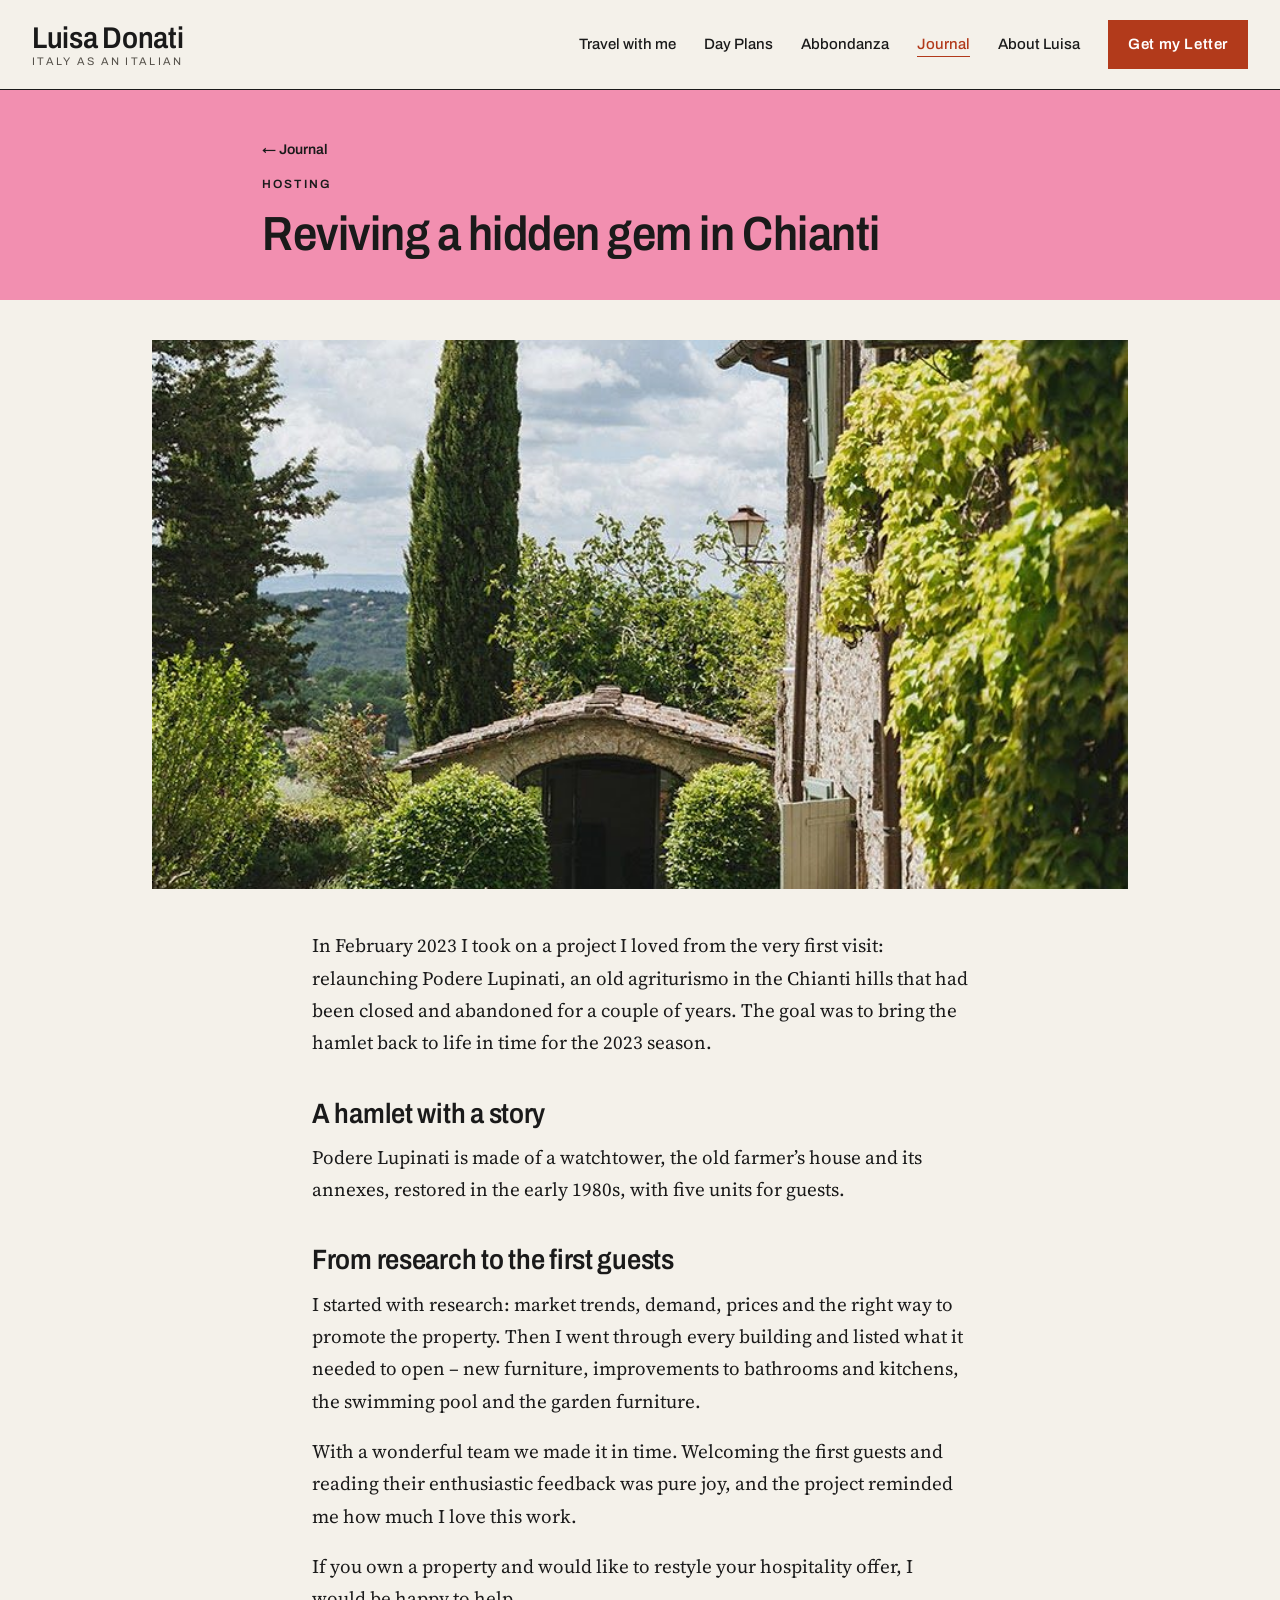
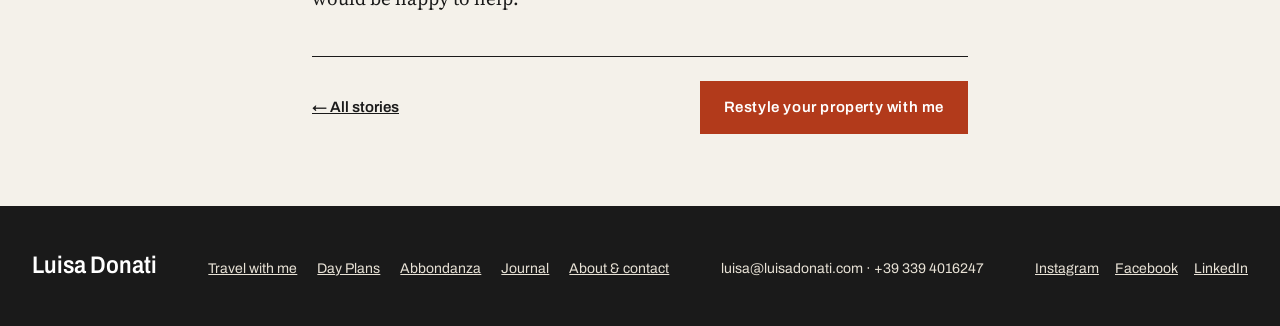
<file: story-reviving-a-hidden-gem.html>
<!doctype html>
<html lang="en">
<head>
<meta charset="utf-8">
<meta name="viewport" content="width=device-width, initial-scale=1">
<title>Reviving a hidden gem in Chianti – Luisa Donati</title>
<meta name="description" content="How Luisa Donati relaunched Podere Lupinati, an agriturismo in the Chianti hills closed for two years, in time for the 2023 season.">
<link rel="preconnect" href="https://fonts.googleapis.com">
<link rel="preconnect" href="https://fonts.gstatic.com" crossorigin>
<link href="https://fonts.googleapis.com/css2?family=Archivo:wdth,wght@62..125,400..700&amp;family=Source+Serif+4:ital,wght@0,400;0,600;1,400&amp;display=swap" rel="stylesheet">
<link rel="stylesheet" href="css/style.css?v=12">
</head>
<body>
<div style="width: 100%; min-height: 100vh; background: #F4F1EA">

<header style="border-bottom: 1px solid #1A1A1A; background: #F4F1EA">
  <div style="max-width: 1280px; margin: 0 auto; padding: 20px 32px; display: flex; flex-wrap: wrap; align-items: center; justify-content: space-between; gap: 16px">
    <a href="index.html" class="logo" style="text-decoration: none; display: inline-flex; flex-direction: column; align-items: flex-start; line-height: 1.1">
      <span class="logo-name" style="font-family: 'Archivo', sans-serif; font-stretch: 87.5%; font-weight: 600; font-size: 30px; letter-spacing: -0.01em">Luisa Donati</span>
      <span class="logo-tag" style="font-family: 'Archivo', sans-serif; font-size: 11px; letter-spacing: 0.2em; text-transform: uppercase; color: #55514A; white-space: nowrap">Italy as an Italian</span>
    </a>
    <button class="menu-toggle" type="button" aria-expanded="false" aria-controls="site-nav">Menu</button>
<nav id="site-nav" class="site-nav" aria-label="Main" style="display: flex; flex-wrap: wrap; align-items: center; gap: 8px 28px; font-family: 'Archivo', sans-serif; font-size: 15px; font-weight: 500">
      <a href="travel.html" style="text-decoration: none">Travel with me</a>
      <a href="day-plans.html" style="text-decoration: none">Day Plans</a>
      <a href="abbondanza.html" style="text-decoration: none">Abbondanza</a>
      <a href="journal.html" aria-current="page" style="text-decoration: none; color: #B23A1B; border-bottom: 1px solid #B23A1B">Journal</a>
      <a href="about.html" style="text-decoration: none">About Luisa</a>
      <a href="index.html#letter" style="background: #B23A1B; color: #FFFFFF; text-decoration: none; padding: 12px 20px; font-weight: 600; letter-spacing: 0.04em; min-height: 44px; box-sizing: border-box; display: inline-flex; align-items: center">Get my Letter</a>
    </nav>
  </div>
</header>

<!-- Story -->
<article>
  <header style="background: #F28FB0">
    <div style="max-width: 820px; margin: 0 auto; padding: 48px 32px 40px; display: flex; flex-direction: column; gap: 14px">
      <a href="journal.html" style="font-family: 'Archivo', sans-serif; font-size: 14px; font-weight: 600; text-decoration: none">← Journal</a>
      <span style="font-family: 'Archivo', sans-serif; font-size: 12px; font-weight: 600; letter-spacing: 0.18em; text-transform: uppercase">Hosting</span>
      <h1 style="font-size: 48px; color: #1A1A1A">Reviving a hidden gem in Chianti</h1>
    </div>
  </header>
  <div style="max-width: 1040px; margin: 0 auto; padding: 0 32px">
    <img src="images/story-chianti-hamlet.jpg" alt="Podere Lupinati in the Chianti hills" style="width: 100%; aspect-ratio: 16 / 9; object-fit: cover; background: #CFC6B4; margin-top: 40px">
  </div>
  <div style="max-width: 720px; margin: 0 auto; padding: 40px 32px 24px; font-size: 19px; line-height: 1.7">
<p style="margin: 0 0 18px">In February 2023 I took on a project I loved from the very first visit: relaunching Podere Lupinati, an old agriturismo in the Chianti hills that had been closed and abandoned for a couple of years. The goal was to bring the hamlet back to life in time for the 2023 season.</p>
<h2 style="font-size: 28px; margin: 40px 0 12px">A hamlet with a story</h2>
<p style="margin: 0 0 18px">Podere Lupinati is made of a watchtower, the old farmer’s house and its annexes, restored in the early 1980s, with five units for guests.</p>
<h2 style="font-size: 28px; margin: 40px 0 12px">From research to the first guests</h2>
<p style="margin: 0 0 18px">I started with research: market trends, demand, prices and the right way to promote the property. Then I went through every building and listed what it needed to open – new furniture, improvements to bathrooms and kitchens, the swimming pool and the garden furniture.</p>
<p style="margin: 0 0 18px">With a wonderful team we made it in time. Welcoming the first guests and reading their enthusiastic feedback was pure joy, and the project reminded me how much I love this work.</p>
<p style="margin: 0 0 18px">If you own a property and would like to restyle your hospitality offer, I would be happy to help.</p>
  </div>
  <div style="max-width: 720px; margin: 0 auto; padding: 0 32px 72px">
    <div style="border-top: 1px solid #1A1A1A; padding-top: 24px; display: flex; flex-wrap: wrap; justify-content: space-between; align-items: center; gap: 16px">
      <a href="journal.html" style="font-family: 'Archivo', sans-serif; font-size: 15px; font-weight: 600">← All stories</a>
      <a href="about.html#contact" style="background: #B23A1B; color: #FFFFFF; text-decoration: none; font-family: 'Archivo', sans-serif; font-size: 15px; font-weight: 600; letter-spacing: 0.04em; padding: 14px 24px">Restyle your property with me</a>
    </div>
  </div>
</article>

<footer style="background: #1A1A1A; color: #E8E2D6; padding: 40px 32px">
  <div style="max-width: 1280px; margin: 0 auto; display: flex; flex-wrap: wrap; justify-content: space-between; align-items: baseline; gap: 20px; font-family: 'Archivo', sans-serif; font-size: 14px">
    <span style="font-stretch: 87.5%; font-weight: 600; font-size: 24px; color: #FFFFFF">Luisa Donati</span>
    <nav aria-label="Footer" style="display: flex; flex-wrap: wrap; gap: 20px"><a href="travel.html" style="color: #E8E2D6">Travel with me</a><a href="day-plans.html" style="color: #E8E2D6">Day Plans</a><a href="abbondanza.html" style="color: #E8E2D6">Abbondanza</a><a href="journal.html" style="color: #E8E2D6">Journal</a><a href="about.html" style="color: #E8E2D6">About &amp; contact</a></nav>
    <span>luisa@luisadonati.com · +39 339 4016247</span>
    <nav aria-label="Social" style="display: flex; flex-wrap: wrap; gap: 16px"><a href="https://www.instagram.com/luisadonati_italiantravel/" target="_blank" rel="noopener" style="color: #E8E2D6">Instagram</a><a href="https://www.facebook.com/luisadonati.italiantravel" target="_blank" rel="noopener" style="color: #E8E2D6">Facebook</a><a href="https://www.linkedin.com/in/luisadonati/" target="_blank" rel="noopener" style="color: #E8E2D6">LinkedIn</a></nav>
  </div>
</footer>
</div>
<script src="js/main.js?v=12"></script>
</body>
</html>
</file>
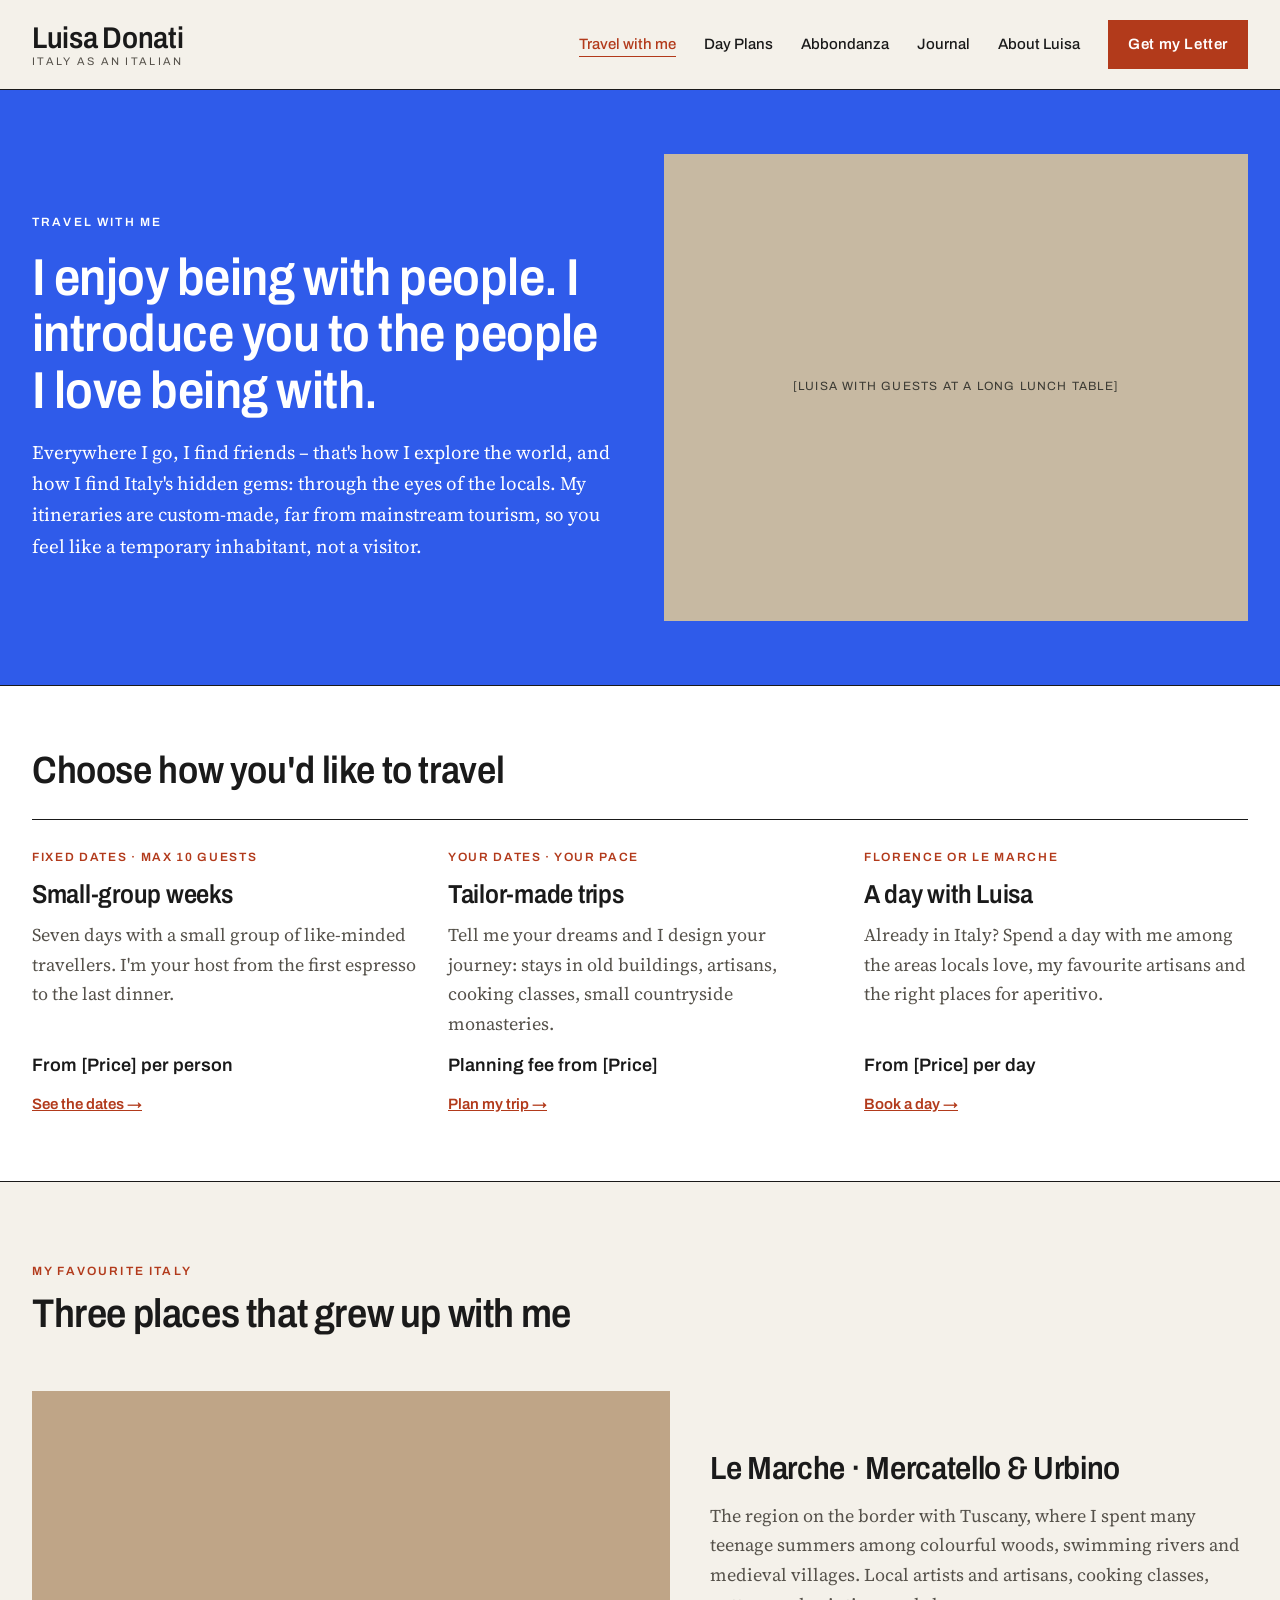
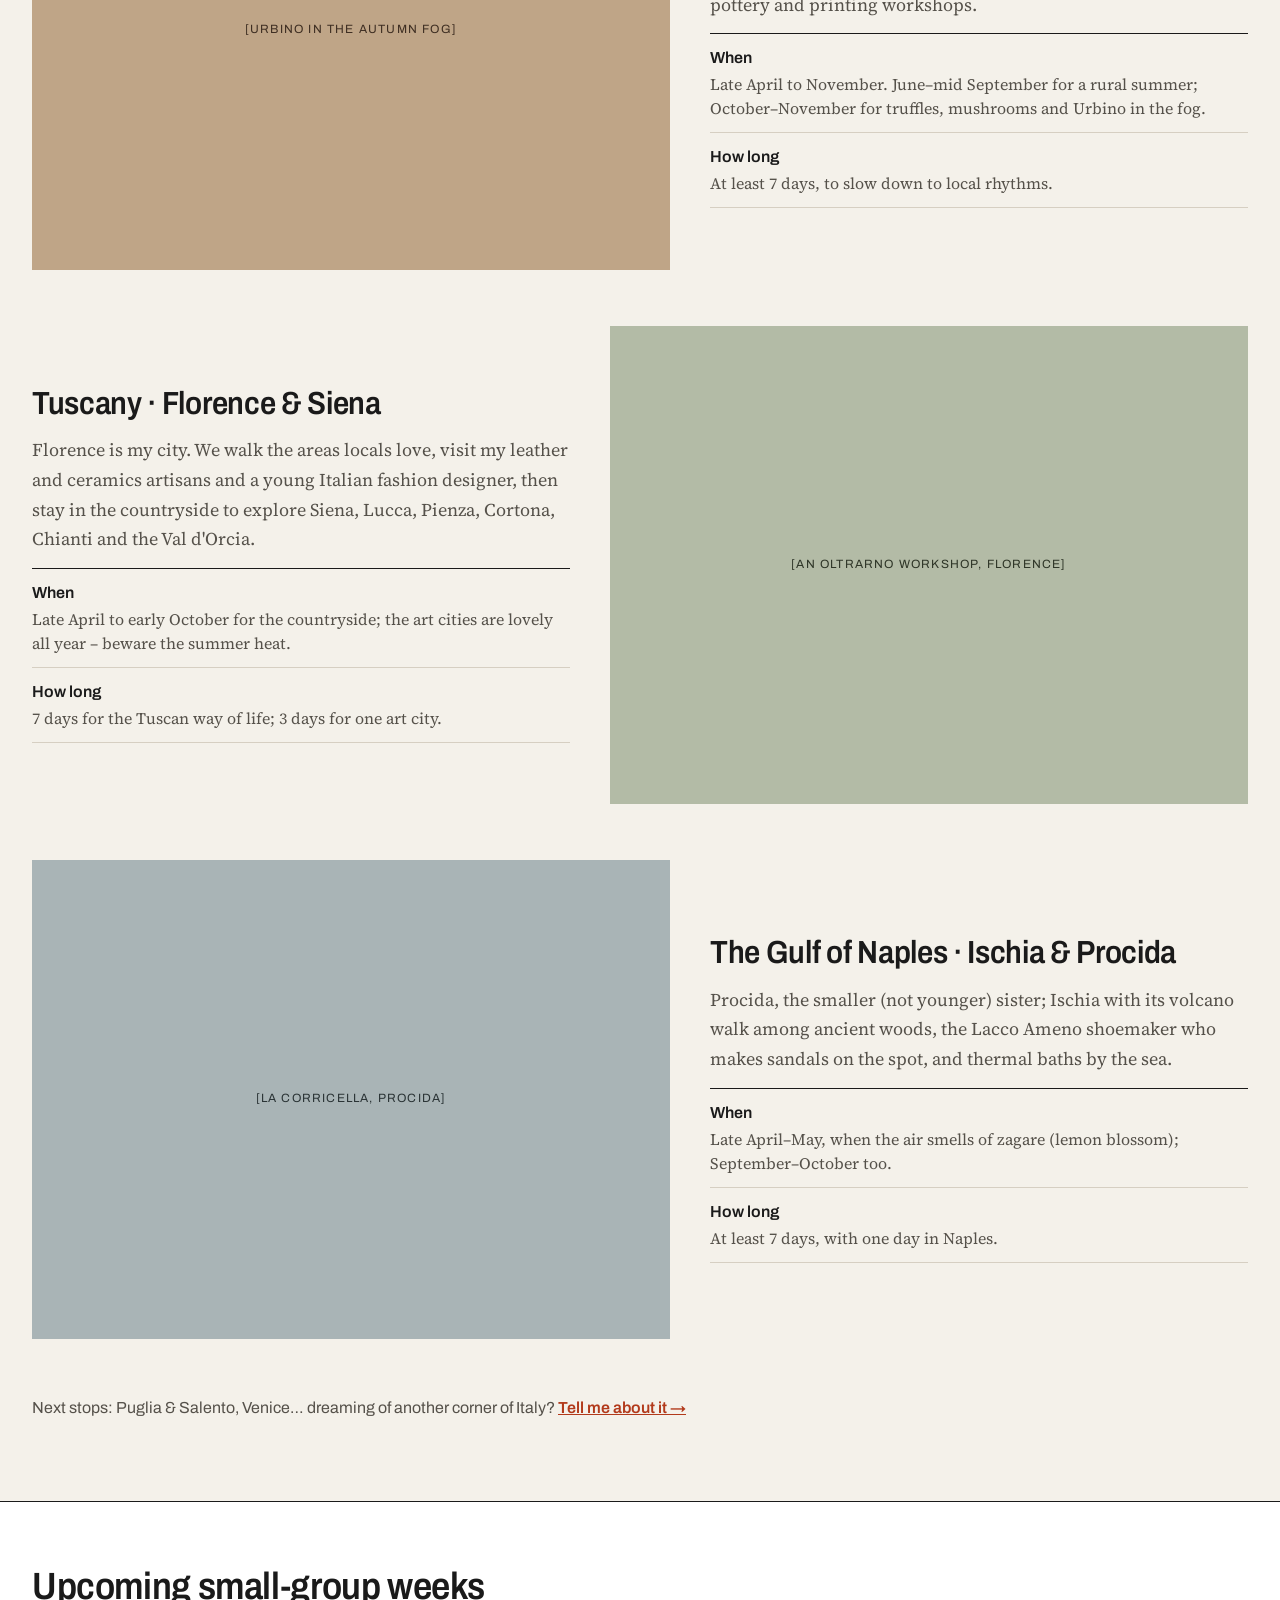
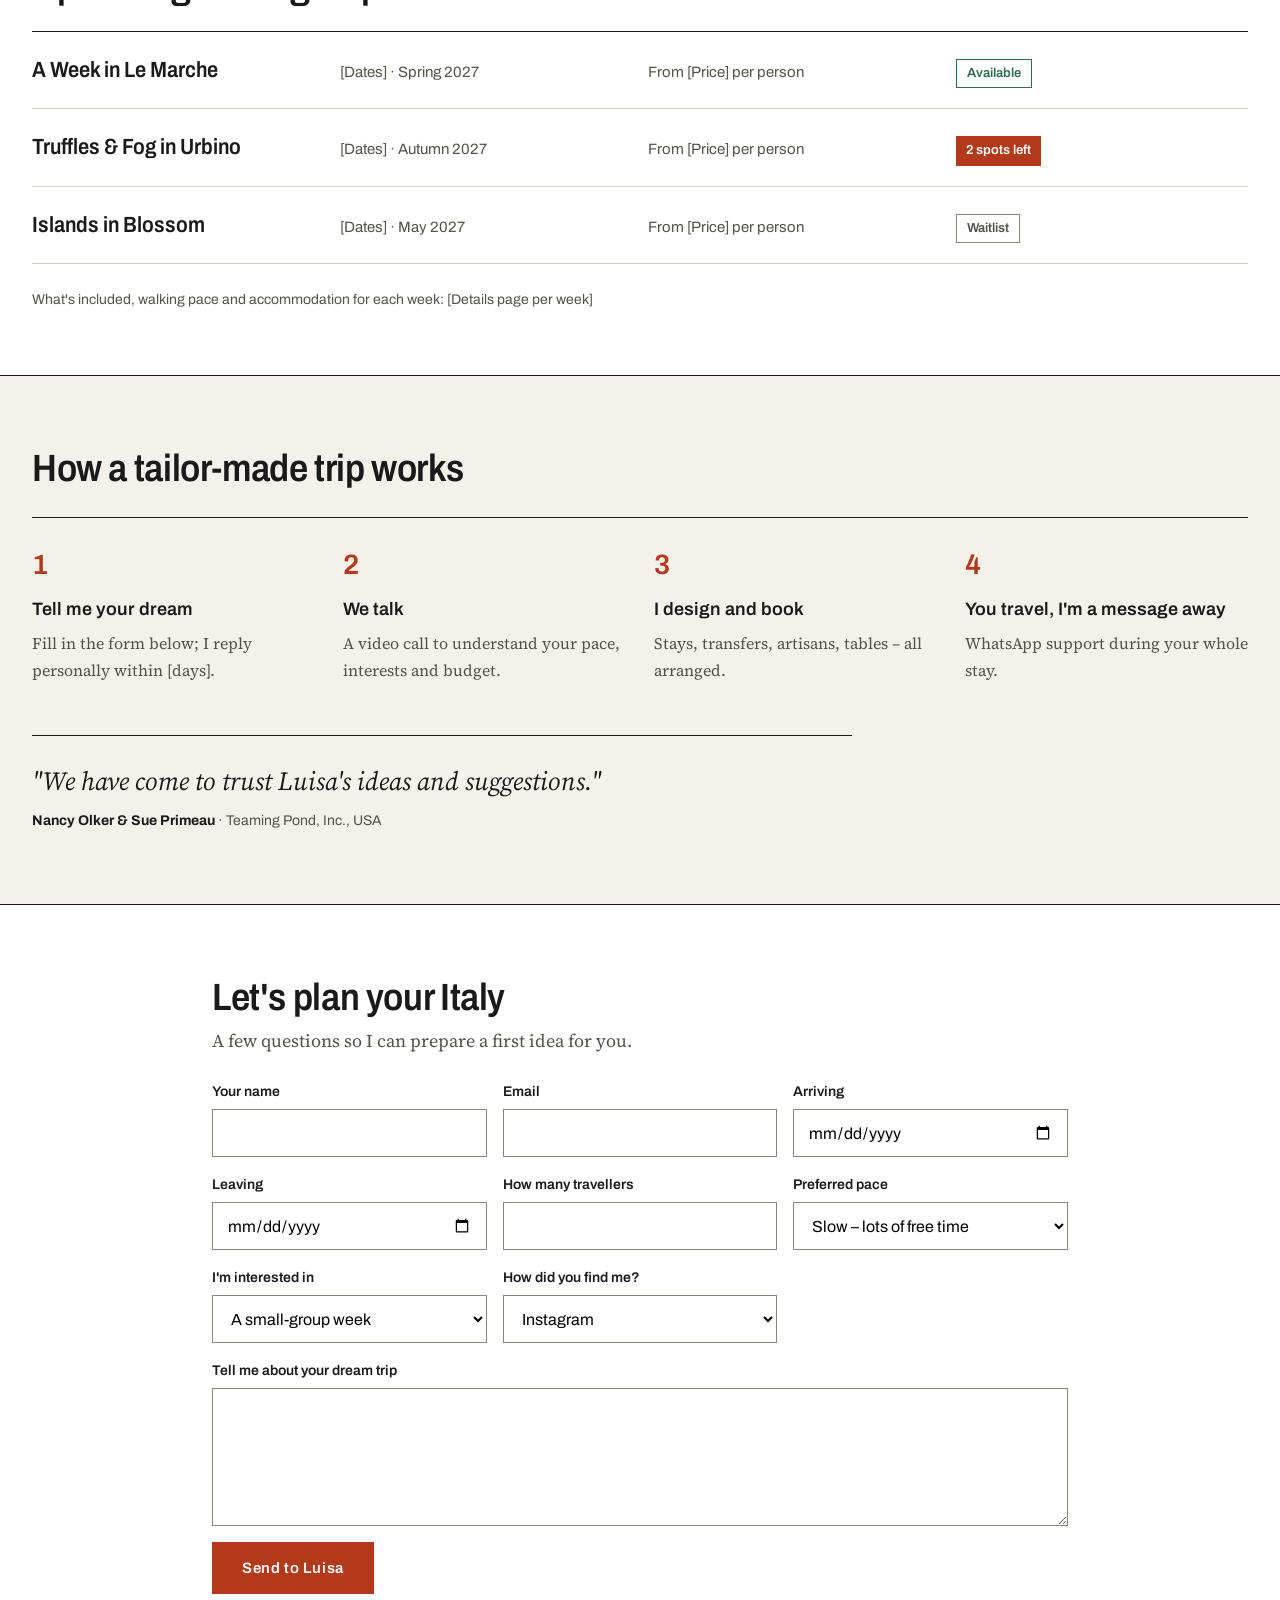
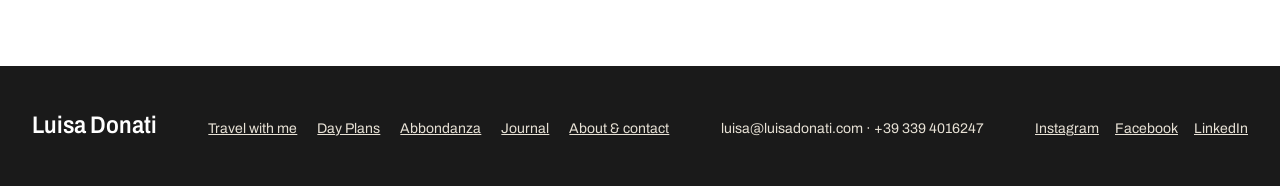
<file: travel.html>
<!doctype html>
<html lang="en">
<head>
<meta charset="utf-8">
<meta name="viewport" content="width=device-width, initial-scale=1">
<title>Travel with me – Luisa Donati</title>
<meta name="description" content="Small-group weeks, tailor-made trips and days with Luisa in Le Marche, Tuscany and the Gulf of Naples.">
<link rel="preconnect" href="https://fonts.googleapis.com">
<link rel="preconnect" href="https://fonts.gstatic.com" crossorigin>
<link href="https://fonts.googleapis.com/css2?family=Archivo:wdth,wght@62..125,400..700&amp;family=Source+Serif+4:ital,wght@0,400;0,600;1,400&amp;display=swap" rel="stylesheet">
<link rel="stylesheet" href="css/style.css?v=12">
</head>
<body>
<div style="width: 100%; min-height: 100vh; background: #F4F1EA">

<header style="border-bottom: 1px solid #1A1A1A; background: #F4F1EA">
  <div style="max-width: 1280px; margin: 0 auto; padding: 20px 32px; display: flex; flex-wrap: wrap; align-items: center; justify-content: space-between; gap: 16px">
    <a href="index.html" class="logo" style="text-decoration: none; display: inline-flex; flex-direction: column; align-items: flex-start; line-height: 1.1">
      <span class="logo-name" style="font-family: 'Archivo', sans-serif; font-stretch: 87.5%; font-weight: 600; font-size: 30px; letter-spacing: -0.01em">Luisa Donati</span>
      <span class="logo-tag" style="font-family: 'Archivo', sans-serif; font-size: 11px; letter-spacing: 0.2em; text-transform: uppercase; color: #55514A; white-space: nowrap">Italy as an Italian</span>
    </a>
    <button class="menu-toggle" type="button" aria-expanded="false" aria-controls="site-nav">Menu</button>
<nav id="site-nav" class="site-nav" aria-label="Main" style="display: flex; flex-wrap: wrap; align-items: center; gap: 8px 28px; font-family: 'Archivo', sans-serif; font-size: 15px; font-weight: 500">
      <a href="travel.html" aria-current="page" style="text-decoration: none; color: #B23A1B; border-bottom: 1px solid #B23A1B">Travel with me</a>
      <a href="day-plans.html" style="text-decoration: none">Day Plans</a>
      <a href="abbondanza.html" style="text-decoration: none">Abbondanza</a>
      <a href="journal.html" style="text-decoration: none">Journal</a>
      <a href="about.html" style="text-decoration: none">About Luisa</a>
      <a href="index.html#letter" style="background: #B23A1B; color: #FFFFFF; text-decoration: none; padding: 12px 20px; font-weight: 600; letter-spacing: 0.04em; min-height: 44px; box-sizing: border-box; display: inline-flex; align-items: center">Get my Letter</a>
    </nav>
  </div>
</header>

<!-- Hero -->
<section style="background: #2F5BEA">
<div style="max-width: 1280px; margin: 0 auto; padding: 64px 32px; display: flex; flex-wrap: wrap; gap: 48px; align-items: center">
  <div style="flex: 1 1 440px; display: flex; flex-direction: column; gap: 18px; color: #FFFFFF">
    <span style="font-family: 'Archivo', sans-serif; font-size: 12px; font-weight: 600; letter-spacing: 0.18em; text-transform: uppercase; color: #FFFFFF">Travel with me</span>
    <h1 style="font-size: 52px; color: #FFFFFF">I enjoy being with people. I introduce you to the people I love being with.</h1>
    <p style="margin: 0; font-size: 19px; color: #FFFFFF">Everywhere I go, I find friends – that's how I explore the world, and how I find Italy's hidden gems: through the eyes of the locals. My itineraries are custom-made, far from mainstream tourism, so you feel like a temporary inhabitant, not a visitor.</p>
  </div>
  <div style="flex: 1 1 440px; aspect-ratio: 5 / 4; background: #C7B9A2; display: flex; align-items: center; justify-content: center; padding: 24px; box-sizing: border-box; text-align: center; font-family: 'Archivo', sans-serif; font-size: 12px; letter-spacing: 0.1em; text-transform: uppercase; color: #3B3A33">[Luisa with guests at a long lunch table]</div>
</div>
</section>

<!-- Formats -->
<section style="background: #FFFFFF; border-top: 1px solid #1A1A1A; border-bottom: 1px solid #1A1A1A">
  <div style="max-width: 1280px; margin: 0 auto; padding: 64px 32px; display: flex; flex-direction: column; gap: 28px">
    <h2 style="font-size: 38px">Choose how you'd like to travel</h2>
    <div class="h-scroll" style="display: grid; grid-template-columns: repeat(auto-fit, minmax(280px, 1fr)); gap: 32px; border-top: 1px solid #1A1A1A; padding-top: 28px">
      <article style="display: flex; flex-direction: column; gap: 12px">
        <span style="font-family: 'Archivo', sans-serif; font-size: 12px; font-weight: 600; letter-spacing: 0.14em; text-transform: uppercase; color: #B23A1B">Fixed dates · max 10 guests</span>
        <h3 style="font-size: 26px">Small-group weeks</h3>
        <p style="margin: 0; color: #55514A">Seven days with a small group of like-minded travellers. I'm your host from the first espresso to the last dinner.</p>
        <p style="margin: auto 0 0; font-family: 'Archivo', sans-serif; font-weight: 600">From [Price] per person</p>
        <a href="#dates" style="font-family: 'Archivo', sans-serif; font-size: 15px; font-weight: 600; color: #B23A1B">See the dates →</a>
      </article>
      <article style="display: flex; flex-direction: column; gap: 12px">
        <span style="font-family: 'Archivo', sans-serif; font-size: 12px; font-weight: 600; letter-spacing: 0.14em; text-transform: uppercase; color: #B23A1B">Your dates · your pace</span>
        <h3 style="font-size: 26px">Tailor-made trips</h3>
        <p style="margin: 0; color: #55514A">Tell me your dreams and I design your journey: stays in old buildings, artisans, cooking classes, small countryside monasteries.</p>
        <p style="margin: auto 0 0; font-family: 'Archivo', sans-serif; font-weight: 600">Planning fee from [Price]</p>
        <a href="#enquire" style="font-family: 'Archivo', sans-serif; font-size: 15px; font-weight: 600; color: #B23A1B">Plan my trip →</a>
      </article>
      <article style="display: flex; flex-direction: column; gap: 12px">
        <span style="font-family: 'Archivo', sans-serif; font-size: 12px; font-weight: 600; letter-spacing: 0.14em; text-transform: uppercase; color: #B23A1B">Florence or Le Marche</span>
        <h3 style="font-size: 26px">A day with Luisa</h3>
        <p style="margin: 0; color: #55514A">Already in Italy? Spend a day with me among the areas locals love, my favourite artisans and the right places for aperitivo.</p>
        <p style="margin: auto 0 0; font-family: 'Archivo', sans-serif; font-weight: 600">From [Price] per day</p>
        <a href="#enquire" style="font-family: 'Archivo', sans-serif; font-size: 15px; font-weight: 600; color: #B23A1B">Book a day →</a>
      </article>
    </div>
  </div>
</section>

<!-- Regions -->
<section style="max-width: 1280px; margin: 0 auto; padding: 80px 32px; display: flex; flex-direction: column; gap: 56px">
  <div style="display: flex; flex-direction: column; gap: 10px; max-width: 640px">
    <span style="font-family: 'Archivo', sans-serif; font-size: 12px; font-weight: 600; letter-spacing: 0.18em; text-transform: uppercase; color: #B23A1B">My favourite Italy</span>
    <h2 style="font-size: 40px">Three places that grew up with me</h2>
  </div>

  <article style="display: flex; flex-wrap: wrap; gap: 40px; align-items: center">
    <div style="flex: 1 1 480px; aspect-ratio: 4 / 3; background: #BFA587; display: flex; align-items: center; justify-content: center; font-family: 'Archivo', sans-serif; font-size: 12px; letter-spacing: 0.1em; text-transform: uppercase; color: #3E2E22">[Urbino in the autumn fog]</div>
    <div style="flex: 1 1 380px; display: flex; flex-direction: column; gap: 14px">
      <h3 style="font-size: 32px">Le Marche · Mercatello &amp; Urbino</h3>
      <p style="margin: 0; color: #55514A">The region on the border with Tuscany, where I spent many teenage summers among colourful woods, swimming rivers and medieval villages. Local artists and artisans, cooking classes, pottery and printing workshops.</p>
      <dl style="margin: 0; border-top: 1px solid #1A1A1A; font-size: 16px; line-height: 1.5">
        <div style="padding: 12px 0; border-bottom: 1px solid #D6CFC2"><dt style="font-family: 'Archivo', sans-serif; font-weight: 600">When</dt><dd style="margin: 2px 0 0; color: #55514A">Late April to November. June–mid September for a rural summer; October–November for truffles, mushrooms and Urbino in the fog.</dd></div>
        <div style="padding: 12px 0; border-bottom: 1px solid #D6CFC2"><dt style="font-family: 'Archivo', sans-serif; font-weight: 600">How long</dt><dd style="margin: 2px 0 0; color: #55514A">At least 7 days, to slow down to local rhythms.</dd></div>
      </dl>
    </div>
  </article>

  <article style="display: flex; flex-wrap: wrap-reverse; gap: 40px; align-items: center">
    <div style="flex: 1 1 380px; display: flex; flex-direction: column; gap: 14px">
      <h3 style="font-size: 32px">Tuscany · Florence &amp; Siena</h3>
      <p style="margin: 0; color: #55514A">Florence is my city. We walk the areas locals love, visit my leather and ceramics artisans and a young Italian fashion designer, then stay in the countryside to explore Siena, Lucca, Pienza, Cortona, Chianti and the Val d'Orcia.</p>
      <dl style="margin: 0; border-top: 1px solid #1A1A1A; font-size: 16px; line-height: 1.5">
        <div style="padding: 12px 0; border-bottom: 1px solid #D6CFC2"><dt style="font-family: 'Archivo', sans-serif; font-weight: 600">When</dt><dd style="margin: 2px 0 0; color: #55514A">Late April to early October for the countryside; the art cities are lovely all year – beware the summer heat.</dd></div>
        <div style="padding: 12px 0; border-bottom: 1px solid #D6CFC2"><dt style="font-family: 'Archivo', sans-serif; font-weight: 600">How long</dt><dd style="margin: 2px 0 0; color: #55514A">7 days for the Tuscan way of life; 3 days for one art city.</dd></div>
      </dl>
    </div>
    <div style="flex: 1 1 480px; aspect-ratio: 4 / 3; background: #B3BBA6; display: flex; align-items: center; justify-content: center; font-family: 'Archivo', sans-serif; font-size: 12px; letter-spacing: 0.1em; text-transform: uppercase; color: #2E3527">[An Oltrarno workshop, Florence]</div>
  </article>

  <article style="display: flex; flex-wrap: wrap; gap: 40px; align-items: center">
    <div style="flex: 1 1 480px; aspect-ratio: 4 / 3; background: #A9B4B6; display: flex; align-items: center; justify-content: center; font-family: 'Archivo', sans-serif; font-size: 12px; letter-spacing: 0.1em; text-transform: uppercase; color: #2A3335">[La Corricella, Procida]</div>
    <div style="flex: 1 1 380px; display: flex; flex-direction: column; gap: 14px">
      <h3 style="font-size: 32px">The Gulf of Naples · Ischia &amp; Procida</h3>
      <p style="margin: 0; color: #55514A">Procida, the smaller (not younger) sister; Ischia with its volcano walk among ancient woods, the Lacco Ameno shoemaker who makes sandals on the spot, and thermal baths by the sea.</p>
      <dl style="margin: 0; border-top: 1px solid #1A1A1A; font-size: 16px; line-height: 1.5">
        <div style="padding: 12px 0; border-bottom: 1px solid #D6CFC2"><dt style="font-family: 'Archivo', sans-serif; font-weight: 600">When</dt><dd style="margin: 2px 0 0; color: #55514A">Late April–May, when the air smells of zagare (lemon blossom); September–October too.</dd></div>
        <div style="padding: 12px 0; border-bottom: 1px solid #D6CFC2"><dt style="font-family: 'Archivo', sans-serif; font-weight: 600">How long</dt><dd style="margin: 2px 0 0; color: #55514A">At least 7 days, with one day in Naples.</dd></div>
      </dl>
    </div>
  </article>

  <p style="margin: 0; font-family: 'Archivo', sans-serif; font-size: 16px; color: #55514A">Next stops: Puglia &amp; Salento, Venice… dreaming of another corner of Italy? <a href="#enquire" style="color: #B23A1B; font-weight: 600">Tell me about it →</a></p>
</section>

<!-- Dates -->
<section id="dates" style="background: #FFFFFF; border-top: 1px solid #1A1A1A; border-bottom: 1px solid #1A1A1A">
  <div style="max-width: 1280px; margin: 0 auto; padding: 64px 32px; display: flex; flex-direction: column; gap: 24px">
    <h2 style="font-size: 38px">Upcoming small-group weeks</h2>
    <div style="display: flex; flex-direction: column; border-top: 1px solid #1A1A1A; font-family: 'Archivo', sans-serif">
      <div style="display: grid; grid-template-columns: repeat(auto-fit, minmax(200px, 1fr)); gap: 16px; align-items: baseline; padding: 20px 0; border-bottom: 1px solid #D6CFC2"><strong style="font-stretch: 87.5%; font-size: 22px; font-weight: 600">A Week in Le Marche</strong><span style="font-size: 15px; color: #55514A">[Dates] · Spring 2027</span><span style="font-size: 15px; color: #55514A">From [Price] per person</span><span style="justify-self: start; border: 1px solid #2E6B4F; color: #2E6B4F; padding: 3px 10px; font-size: 13px; font-weight: 600">Available</span></div>
      <div style="display: grid; grid-template-columns: repeat(auto-fit, minmax(200px, 1fr)); gap: 16px; align-items: baseline; padding: 20px 0; border-bottom: 1px solid #D6CFC2"><strong style="font-stretch: 87.5%; font-size: 22px; font-weight: 600">Truffles &amp; Fog in Urbino</strong><span style="font-size: 15px; color: #55514A">[Dates] · Autumn 2027</span><span style="font-size: 15px; color: #55514A">From [Price] per person</span><span style="justify-self: start; background: #B23A1B; color: #FFFFFF; padding: 4px 10px; font-size: 13px; font-weight: 600">2 spots left</span></div>
      <div style="display: grid; grid-template-columns: repeat(auto-fit, minmax(200px, 1fr)); gap: 16px; align-items: baseline; padding: 20px 0; border-bottom: 1px solid #D6CFC2"><strong style="font-stretch: 87.5%; font-size: 22px; font-weight: 600">Islands in Blossom</strong><span style="font-size: 15px; color: #55514A">[Dates] · May 2027</span><span style="font-size: 15px; color: #55514A">From [Price] per person</span><span style="justify-self: start; border: 1px solid #8A857B; color: #55514A; padding: 3px 10px; font-size: 13px; font-weight: 600">Waitlist</span></div>
    </div>
    <p style="margin: 0; font-family: 'Archivo', sans-serif; font-size: 14px; color: #55514A">What's included, walking pace and accommodation for each week: [Details page per week]</p>
  </div>
</section>

<!-- How it works -->
<section style="max-width: 1280px; margin: 0 auto; padding: 72px 32px; display: flex; flex-direction: column; gap: 28px">
  <h2 style="font-size: 38px">How a tailor-made trip works</h2>
  <ol style="margin: 0; padding: 0; list-style: none; display: grid; grid-template-columns: repeat(auto-fit, minmax(230px, 1fr)); gap: 28px; border-top: 1px solid #1A1A1A; padding-top: 24px">
    <li style="display: flex; flex-direction: column; gap: 6px"><span style="font-family: 'Archivo', sans-serif; font-size: 28px; font-weight: 600; color: #B23A1B">1</span><strong style="font-family: 'Archivo', sans-serif; font-weight: 600">Tell me your dream</strong><span style="color: #55514A; font-size: 16px">Fill in the form below; I reply personally within [days].</span></li>
    <li style="display: flex; flex-direction: column; gap: 6px"><span style="font-family: 'Archivo', sans-serif; font-size: 28px; font-weight: 600; color: #B23A1B">2</span><strong style="font-family: 'Archivo', sans-serif; font-weight: 600">We talk</strong><span style="color: #55514A; font-size: 16px">A video call to understand your pace, interests and budget.</span></li>
    <li style="display: flex; flex-direction: column; gap: 6px"><span style="font-family: 'Archivo', sans-serif; font-size: 28px; font-weight: 600; color: #B23A1B">3</span><strong style="font-family: 'Archivo', sans-serif; font-weight: 600">I design and book</strong><span style="color: #55514A; font-size: 16px">Stays, transfers, artisans, tables – all arranged.</span></li>
    <li style="display: flex; flex-direction: column; gap: 6px"><span style="font-family: 'Archivo', sans-serif; font-size: 28px; font-weight: 600; color: #B23A1B">4</span><strong style="font-family: 'Archivo', sans-serif; font-weight: 600">You travel, I'm a message away</strong><span style="color: #55514A; font-size: 16px">WhatsApp support during your whole stay.</span></li>
  </ol>
  <figure style="margin: 24px 0 0; padding-top: 28px; border-top: 1px solid #1A1A1A; display: flex; flex-direction: column; gap: 10px; max-width: 820px">
    <blockquote style="margin: 0; font-size: 26px; line-height: 1.35; font-style: italic">"We have come to trust Luisa's ideas and suggestions."</blockquote>
    <figcaption style="font-family: 'Archivo', sans-serif; font-size: 14px; color: #55514A"><strong style="color: #1A1A1A">Nancy Olker &amp; Sue Primeau</strong> · Teaming Pond, Inc., USA</figcaption>
  </figure>
</section>

<!-- Enquiry -->
<section id="enquire" style="background: #FFFFFF; border-top: 1px solid #1A1A1A">
  <div style="max-width: 920px; margin: 0 auto; padding: 72px 32px; display: flex; flex-direction: column; gap: 24px">
    <div style="display: flex; flex-direction: column; gap: 8px">
      <h2 style="font-size: 38px">Let's plan your Italy</h2>
      <p style="margin: 0; color: #55514A">A few questions so I can prepare a first idea for you.</p>
    </div>
    <form style="display: grid; grid-template-columns: repeat(auto-fit, minmax(260px, 1fr)); gap: 16px">
      <div style="display: flex; flex-direction: column; gap: 6px"><label for="t-name" style="font-family: 'Archivo', sans-serif; font-size: 14px; font-weight: 600">Your name</label><input id="t-name" type="text" style="padding: 13px 14px; border: 1px solid #8A857B; border-radius: 0; min-height: 48px; box-sizing: border-box; font-size: 16px"></div>
      <div style="display: flex; flex-direction: column; gap: 6px"><label for="t-email" style="font-family: 'Archivo', sans-serif; font-size: 14px; font-weight: 600">Email</label><input id="t-email" type="email" style="padding: 13px 14px; border: 1px solid #8A857B; border-radius: 0; min-height: 48px; box-sizing: border-box; font-size: 16px"></div>
      <div style="display: flex; flex-direction: column; gap: 6px"><label for="t-from" style="font-family: 'Archivo', sans-serif; font-size: 14px; font-weight: 600">Arriving</label><input id="t-from" type="date" style="padding: 13px 14px; border: 1px solid #8A857B; border-radius: 0; min-height: 48px; box-sizing: border-box; font-size: 16px"></div>
      <div style="display: flex; flex-direction: column; gap: 6px"><label for="t-to" style="font-family: 'Archivo', sans-serif; font-size: 14px; font-weight: 600">Leaving</label><input id="t-to" type="date" style="padding: 13px 14px; border: 1px solid #8A857B; border-radius: 0; min-height: 48px; box-sizing: border-box; font-size: 16px"></div>
      <div style="display: flex; flex-direction: column; gap: 6px"><label for="t-people" style="font-family: 'Archivo', sans-serif; font-size: 14px; font-weight: 600">How many travellers</label><input id="t-people" type="number" min="1" style="padding: 13px 14px; border: 1px solid #8A857B; border-radius: 0; min-height: 48px; box-sizing: border-box; font-size: 16px"></div>
      <div style="display: flex; flex-direction: column; gap: 6px"><label for="t-pace" style="font-family: 'Archivo', sans-serif; font-size: 14px; font-weight: 600">Preferred pace</label><select id="t-pace" style="padding: 13px 14px; border: 1px solid #8A857B; border-radius: 0; min-height: 48px; font-size: 16px; background: #FFFFFF"><option>Slow – lots of free time</option><option>Balanced</option><option>Full days</option></select></div>
      <div style="display: flex; flex-direction: column; gap: 6px"><label for="t-format" style="font-family: 'Archivo', sans-serif; font-size: 14px; font-weight: 600">I'm interested in</label><select id="t-format" style="padding: 13px 14px; border: 1px solid #8A857B; border-radius: 0; min-height: 48px; font-size: 16px; background: #FFFFFF"><option>A small-group week</option><option>A tailor-made trip</option><option>A day with Luisa</option></select></div>
      <div style="display: flex; flex-direction: column; gap: 6px"><label for="t-heard" style="font-family: 'Archivo', sans-serif; font-size: 14px; font-weight: 600">How did you find me?</label><select id="t-heard" style="padding: 13px 14px; border: 1px solid #8A857B; border-radius: 0; min-height: 48px; font-size: 16px; background: #FFFFFF"><option>Instagram</option><option>A friend</option><option>Google</option><option>My newsletter</option><option>Other</option></select></div>
      <div style="display: flex; flex-direction: column; gap: 6px; grid-column: 1 / -1"><label for="t-dream" style="font-family: 'Archivo', sans-serif; font-size: 14px; font-weight: 600">Tell me about your dream trip</label><textarea id="t-dream" rows="5" style="padding: 13px 14px; border: 1px solid #8A857B; border-radius: 0; font-family: 'Source Serif 4', serif; font-size: 16px"></textarea></div>
      <button type="submit" style="grid-column: 1 / -1; justify-self: start; background: #B23A1B; color: #FFFFFF; border: none; border-radius: 0; padding: 16px 30px; font-size: 15px; font-weight: 600; letter-spacing: 0.04em; min-height: 52px; cursor: pointer">Send to Luisa</button>
    </form>
  </div>
</section>

<footer style="background: #1A1A1A; color: #E8E2D6; padding: 40px 32px">
  <div style="max-width: 1280px; margin: 0 auto; display: flex; flex-wrap: wrap; justify-content: space-between; align-items: baseline; gap: 20px; font-family: 'Archivo', sans-serif; font-size: 14px">
    <span style="font-stretch: 87.5%; font-weight: 600; font-size: 24px; color: #FFFFFF">Luisa Donati</span>
    <nav aria-label="Footer" style="display: flex; flex-wrap: wrap; gap: 20px"><a href="travel.html" style="color: #E8E2D6">Travel with me</a><a href="day-plans.html" style="color: #E8E2D6">Day Plans</a><a href="abbondanza.html" style="color: #E8E2D6">Abbondanza</a><a href="journal.html" style="color: #E8E2D6">Journal</a><a href="about.html" style="color: #E8E2D6">About &amp; contact</a></nav>
    <span>luisa@luisadonati.com · +39 339 4016247</span>
    <nav aria-label="Social" style="display: flex; flex-wrap: wrap; gap: 16px"><a href="https://www.instagram.com/luisadonati_italiantravel/" target="_blank" rel="noopener" style="color: #E8E2D6">Instagram</a><a href="https://www.facebook.com/luisadonati.italiantravel" target="_blank" rel="noopener" style="color: #E8E2D6">Facebook</a><a href="https://www.linkedin.com/in/luisadonati/" target="_blank" rel="noopener" style="color: #E8E2D6">LinkedIn</a></nav>
  </div>
</footer>
</div>
<script src="js/main.js?v=12"></script>
</body>
</html>
</file>
<file: css/style.css>
/* Luisa Donati – shared styles
   Colours
   paper  #F4F1EA   ink    #1A1A1A   muted  #55514A   accent #B23A1B
   banners: home #157A7A · travel #2F5BEA · day plans #3DBE8B
            abbondanza #E4572E · journal #F28FB0 · about #F2B33D
*/

*, *::before, *::after { box-sizing: border-box; }

html { scroll-behavior: smooth; }

body {
  margin: 0;
  background: #F4F1EA;
  color: #1A1A1A;
  font-family: 'Source Serif 4', Georgia, serif;
  font-size: 18px;
  line-height: 1.65;
  -webkit-font-smoothing: antialiased;
}

a { color: #1A1A1A; }
a:hover { color: #B23A1B; }
a:focus-visible, button:focus-visible, input:focus-visible,
select:focus-visible, textarea:focus-visible, summary:focus-visible {
  outline: 2px solid #B23A1B;
  outline-offset: 2px;
}

h1, h2, h3 {
  font-family: 'Archivo', sans-serif;
  font-stretch: 87.5%;
  font-weight: 600;
  line-height: 1.08;
  letter-spacing: -0.01em;
  margin: 0;
}

input, select, textarea, button, summary { font-family: 'Archivo', sans-serif; }

img { max-width: 100%; height: auto; display: block; }

/* Real photos: replace a placeholder <div> with
   <img class="photo" src="images/your-photo.jpg" alt="Description" style="aspect-ratio: 4 / 3"> */
.photo { width: 100%; object-fit: cover; }

/* Menu button: only visible on phones */
.menu-toggle {
  display: none;
  align-items: center;
  gap: 10px;
  min-height: 44px;
  padding: 10px 14px;
  background: transparent;
  border: 1px solid #1A1A1A;
  border-radius: 0;
  color: #1A1A1A;
  font-size: 15px;
  font-weight: 600;
  letter-spacing: 0.04em;
  cursor: pointer;
}
.menu-toggle::after {
  content: "";
  width: 16px;
  height: 10px;
  border-top: 2px solid currentColor;
  border-bottom: 2px solid currentColor;
  background: linear-gradient(currentColor, currentColor) center / 100% 2px no-repeat;
}
.menu-toggle[aria-expanded="true"]::after {
  height: 0;
  border-bottom: 0;
  background: none;
}

/* ---------- Phones and small tablets ---------- */
@media (max-width: 720px) {
  body { font-size: 17px; line-height: 1.6; }

  /* Type */
  h1 { font-size: 34px !important; }
  h2 { font-size: 27px !important; }
  h3 { font-size: 21px !important; }
  [style*="font-size: 19px"], [style*="font-size: 20px"] { font-size: 17px !important; }
  blockquote { font-size: 20px !important; }
  [style*="font-size: 30px"] { font-size: 24px !important; }

  /* Header + menu */
  header > div { padding: 12px 20px !important; flex-wrap: wrap !important; }
  header a[href="index.html"] span:first-child { font-size: 24px !important; }
  .menu-toggle { display: inline-flex; }
  .site-nav {
    display: none !important;
    width: 100%;
    flex-direction: column !important;
    align-items: stretch !important;
    gap: 0 !important;
    font-size: 17px !important;
    border-top: 1px solid #1A1A1A;
    margin-top: 4px;
  }
  .site-nav.open { display: flex !important; }
  .site-nav a { padding: 14px 0; border-bottom: 1px solid #D6CFC2 !important; }
  .site-nav a:last-child {
    justify-content: center;
    margin: 16px 0 8px;
    padding: 14px 20px !important;
    border-bottom: 0 !important;
  }

  /* Compact footer */
  footer { padding: 28px 20px !important; }
  footer > div { gap: 14px 20px !important; font-size: 13px !important; line-height: 1.6 !important; }
  footer > div[style*="display: grid"] { grid-template-columns: 1fr 1fr !important; }
  footer > div[style*="display: grid"] > div:first-child { grid-column: 1 / -1; }
  footer > div[style*="display: grid"] > div:last-child { grid-column: 1 / -1; flex-direction: row !important; flex-wrap: wrap; gap: 0 16px; }
  footer > div[style*="display: grid"] > div:last-child strong { width: 100%; }
  footer > div > span:first-child, footer > div > div:first-child > span:first-child { font-size: 20px !important; }
  footer nav { gap: 6px 16px !important; }

  /* Hero buttons side by side */
  .hero-ctas { flex-wrap: nowrap !important; gap: 8px !important; }
  .hero-ctas a {
    flex: 1 1 0;
    min-width: 0;
    text-align: center;
    padding: 12px 8px !important;
    font-size: 14px;
    letter-spacing: 0.02em;
  }

  /* Spacing */
  [style*="padding: 80px 32px"], [style*="padding: 72px 32px"],
  [style*="padding: 64px 32px"], [style*="padding: 56px 32px"] { padding: 40px 20px !important; }
  [style*="padding: 40px 32px"] { padding: 28px 20px !important; }
  [style*="padding: 40px 32px 0"] { padding: 28px 20px 0 !important; }
  [style*="padding: 0 32px 72px"] { padding: 0 20px 40px !important; }
  [style*="gap: 48px"], [style*="gap: 56px"] { gap: 24px !important; }
  [style*="gap: 36px"], [style*="gap: 32px;"] { gap: 20px !important; }

  /* Photos: less tall on phones */
  [style*="flex: 1 1 420px; aspect-ratio"],
  [style*="flex: 1 1 440px; aspect-ratio"],
  [style*="flex: 1 1 480px; aspect-ratio"] { aspect-ratio: 4 / 3 !important; max-width: none !important; }
  [style*="aspect-ratio: 3 / 4"] { aspect-ratio: 4 / 5 !important; }

  /* Small grids that become single column */
  [style*="grid-template-columns: 130px"] { grid-template-columns: 1fr !important; gap: 2px !important; }
  [style*="minmax(200px, 1fr)); gap: 16px"] { gap: 4px 16px !important; }

  /* Horizontal carousels */
  .h-scroll {
    display: flex !important;
    flex-wrap: nowrap !important;
    overflow-x: auto;
    scroll-snap-type: x mandatory;
    gap: 16px !important;
    margin-right: -20px;
    padding-right: 20px !important;
    padding-bottom: 8px;
    scrollbar-width: none;
    -webkit-overflow-scrolling: touch;
  }
  .h-scroll[style*="padding: 64px 32px"], .h-scroll[style*="padding: 40px 32px"] { scroll-padding-left: 20px; }
  .h-scroll::-webkit-scrollbar { display: none; }
  .h-scroll > * { flex: 0 0 78%; scroll-snap-align: start; min-width: 0; }
  .h-scroll.ig { gap: 8px !important; }
  .h-scroll.ig > * { flex-basis: 44%; }
}
</file>
